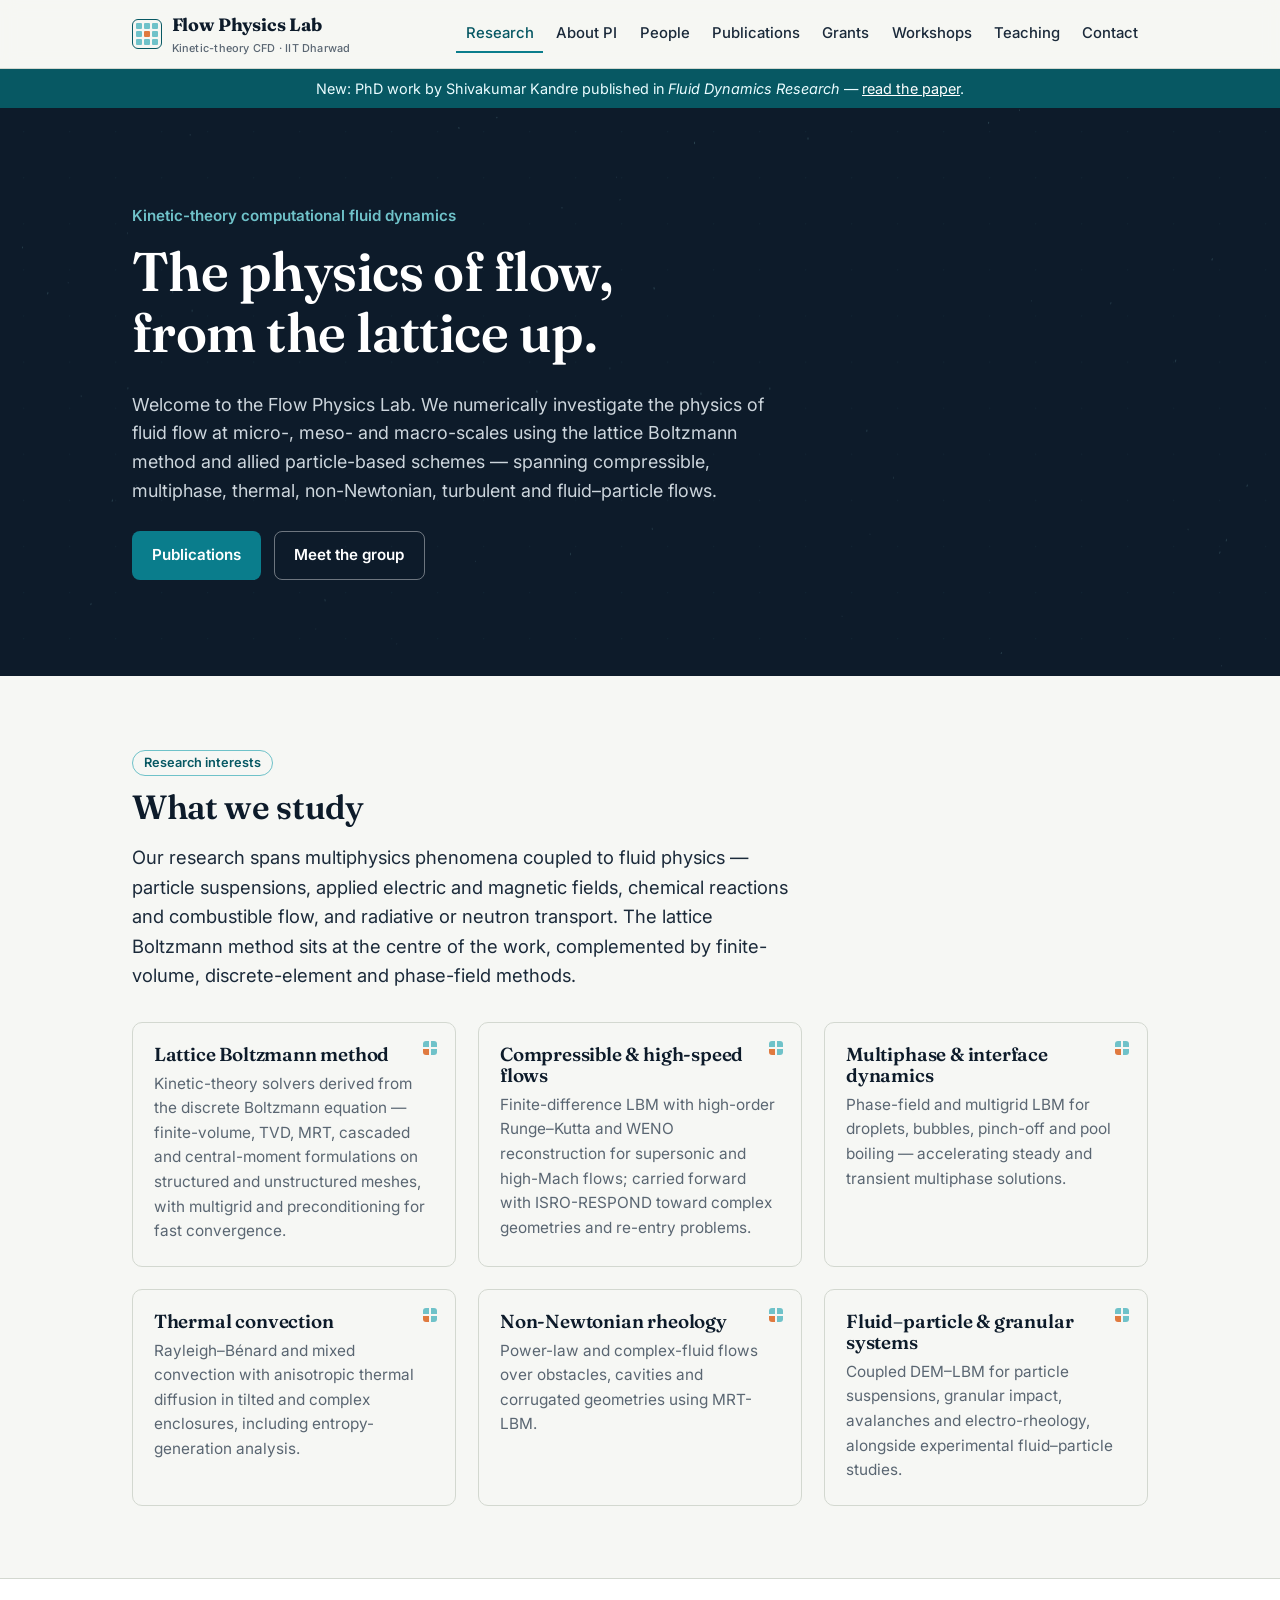
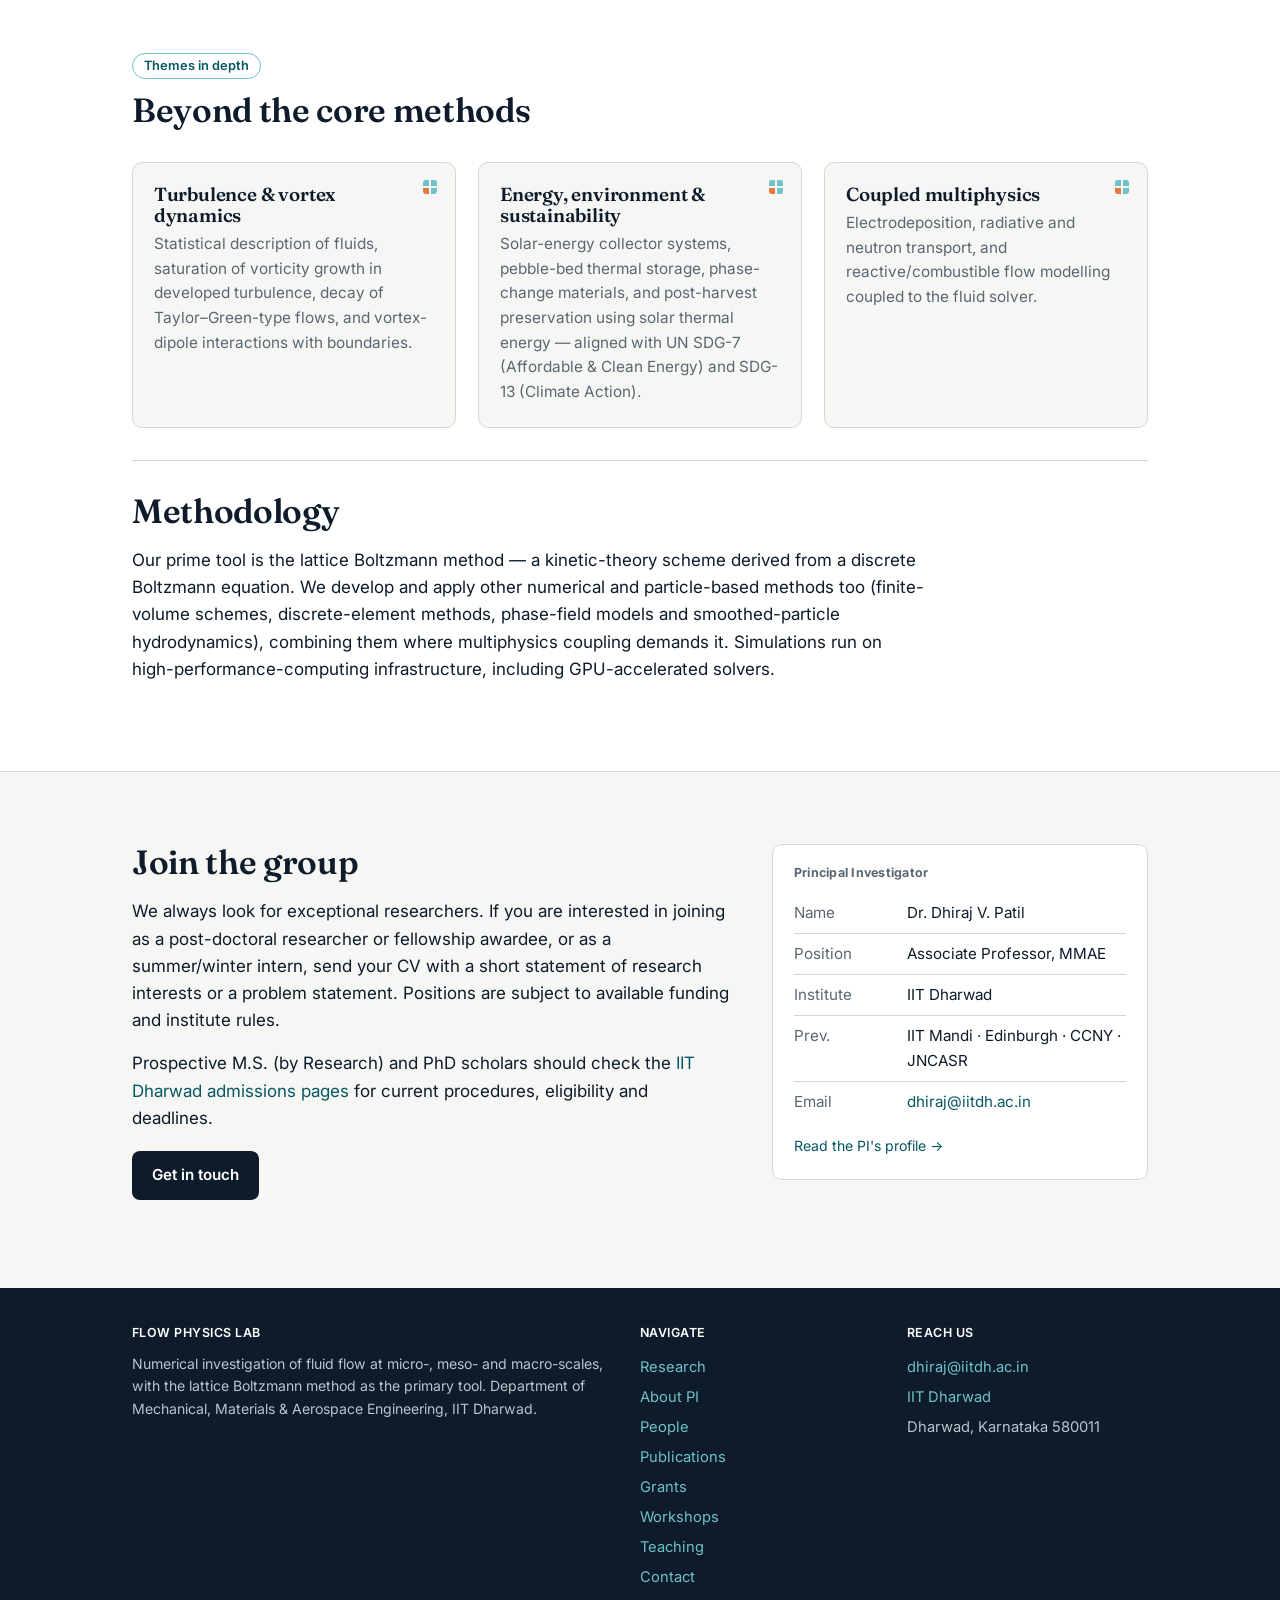
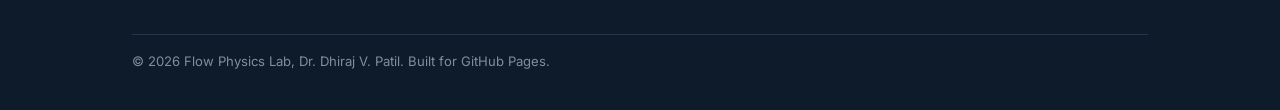
<file: index.html>
<!DOCTYPE html>
<html lang="en">
<head>
<meta charset="utf-8">
<meta name="viewport" content="width=device-width, initial-scale=1">
<title>Flow Physics Lab — Research | Dr. Dhiraj V. Patil, IIT Dharwad</title>
<meta name="description" content="Research group of Dr. Dhiraj V. Patil at IIT Dharwad: lattice Boltzmann methods and CFD for compressible, multiphase, thermal, non-Newtonian and turbulent flows.">
<link rel="preconnect" href="https://fonts.googleapis.com">
<link rel="preconnect" href="https://fonts.gstatic.com" crossorigin>
<link href="https://fonts.googleapis.com/css2?family=Fraunces:opsz,wght@9..144,500;9..144,600;9..144,700&family=Inter:wght@400;500;600;700&display=swap" rel="stylesheet">
<link rel="stylesheet" href="assets/css/style.css">
</head>
<body>
<a class="skip" href="#main">Skip to content</a>
<header class="site-header">
  <div class="nav">
    <a class="brand" href="index.html">
      <span class="glyph" aria-hidden="true"><i></i><i></i><i></i><i></i><i></i><i></i><i></i><i></i><i></i></span>
      <span class="brand-text">Flow Physics Lab<small>Kinetic-theory CFD · IIT Dharwad</small></span>
    </a>
    <button class="nav-toggle" aria-expanded="false" aria-controls="nav-links">Menu</button>
    <nav class="nav-links" id="nav-links" aria-label="Primary">
          <a href="index.html" aria-current="page">Research</a>
          <a href="about.html">About PI</a>
          <a href="people.html">People</a>
          <a href="publications.html">Publications</a>
          <a href="grants.html">Grants</a>
          <a href="workshops.html">Workshops</a>
          <a href="teaching.html">Teaching</a>
          <a href="contact.html">Contact</a>
    </nav>
  </div>
</header>
<main id="main">
<div class="notice">New: PhD work by Shivakumar Kandre published in <em>Fluid Dynamics Research</em> — <a href="https://doi.org/10.1088/1873-7005/ad1dc0" target="_blank" rel="noopener">read the paper</a>.</div>

<section class="hero">
  <canvas id="flow-canvas" aria-hidden="true"></canvas>
  <div class="container">
    <p class="eyebrow">Kinetic-theory computational fluid dynamics</p>
    <h1>The physics of flow, from the lattice up.</h1>
    <p class="lead">Welcome to the Flow Physics Lab. We numerically investigate the physics of fluid flow at micro-, meso- and macro-scales using the lattice Boltzmann method and allied particle-based schemes — spanning compressible, multiphase, thermal, non-Newtonian, turbulent and fluid–particle flows.</p>
    <div class="cta-row">
      <a class="btn btn-primary" href="publications.html">Publications</a>
      <a class="btn btn-ghost" href="people.html">Meet the group</a>
    </div>
  </div>
</section>

<section class="section">
  <div class="container">
    <div class="section-head">
      <span class="kicker">Research interests</span>
      <h2>What we study</h2>
      <p class="lede">Our research spans multiphysics phenomena coupled to fluid physics — particle suspensions, applied electric and magnetic fields, chemical reactions and combustible flow, and radiative or neutron transport. The lattice Boltzmann method sits at the centre of the work, complemented by finite-volume, discrete-element and phase-field methods.</p>
    </div>
    <div class="grid cols-3">
      <article class="theme"><h3>Lattice Boltzmann method</h3><p>Kinetic-theory solvers derived from the discrete Boltzmann equation — finite-volume, TVD, MRT, cascaded and central-moment formulations on structured and unstructured meshes, with multigrid and preconditioning for fast convergence.</p></article>
      <article class="theme"><h3>Compressible &amp; high-speed flows</h3><p>Finite-difference LBM with high-order Runge–Kutta and WENO reconstruction for supersonic and high-Mach flows; carried forward with ISRO-RESPOND toward complex geometries and re-entry problems.</p></article>
      <article class="theme"><h3>Multiphase &amp; interface dynamics</h3><p>Phase-field and multigrid LBM for droplets, bubbles, pinch-off and pool boiling — accelerating steady and transient multiphase solutions.</p></article>
      <article class="theme"><h3>Thermal convection</h3><p>Rayleigh–Bénard and mixed convection with anisotropic thermal diffusion in tilted and complex enclosures, including entropy-generation analysis.</p></article>
      <article class="theme"><h3>Non-Newtonian rheology</h3><p>Power-law and complex-fluid flows over obstacles, cavities and corrugated geometries using MRT-LBM.</p></article>
      <article class="theme"><h3>Fluid–particle &amp; granular systems</h3><p>Coupled DEM–LBM for particle suspensions, granular impact, avalanches and electro-rheology, alongside experimental fluid–particle studies.</p></article>
    </div>
  </div>
</section>

<section class="section alt">
  <div class="container">
    <div class="section-head">
      <span class="kicker">Themes in depth</span>
      <h2>Beyond the core methods</h2>
    </div>
    <div class="grid cols-3">
      <article class="theme"><h3>Turbulence &amp; vortex dynamics</h3><p>Statistical description of fluids, saturation of vorticity growth in developed turbulence, decay of Taylor–Green-type flows, and vortex-dipole interactions with boundaries.</p></article>
      <article class="theme"><h3>Energy, environment &amp; sustainability</h3><p>Solar-energy collector systems, pebble-bed thermal storage, phase-change materials, and post-harvest preservation using solar thermal energy — aligned with UN SDG-7 (Affordable &amp; Clean Energy) and SDG-13 (Climate Action).</p></article>
      <article class="theme"><h3>Coupled multiphysics</h3><p>Electrodeposition, radiative and neutron transport, and reactive/combustible flow modelling coupled to the fluid solver.</p></article>
    </div>
    <hr class="rule">
    <h2>Methodology</h2>
    <p>Our prime tool is the lattice Boltzmann method — a kinetic-theory scheme derived from a discrete Boltzmann equation. We develop and apply other numerical and particle-based methods too (finite-volume schemes, discrete-element methods, phase-field models and smoothed-particle hydrodynamics), combining them where multiphysics coupling demands it. Simulations run on high-performance-computing infrastructure, including GPU-accelerated solvers.</p>
  </div>
</section>

<section class="section">
  <div class="container split">
    <div>
      <h2>Join the group</h2>
      <p>We always look for exceptional researchers. If you are interested in joining as a post-doctoral researcher or fellowship awardee, or as a summer/winter intern, send your CV with a short statement of research interests or a problem statement. Positions are subject to available funding and institute rules.</p>
      <p>Prospective M.S. (by Research) and PhD scholars should check the <a href="https://www.iitdh.ac.in/" target="_blank" rel="noopener">IIT Dharwad admissions pages</a> for current procedures, eligibility and deadlines.</p>
      <p style="margin-top:1.2rem"><a class="btn btn-dark" href="contact.html">Get in touch</a></p>
    </div>
    <aside class="card-side">
      <h3>Principal Investigator</h3>
      <div class="fact"><span class="k">Name</span><span>Dr. Dhiraj V. Patil</span></div>
      <div class="fact"><span class="k">Position</span><span>Associate Professor, MMAE</span></div>
      <div class="fact"><span class="k">Institute</span><span>IIT Dharwad</span></div>
      <div class="fact"><span class="k">Prev.</span><span>IIT Mandi · Edinburgh · CCNY · JNCASR</span></div>
      <div class="fact"><span class="k">Email</span><span><a href="mailto:dhiraj@iitdh.ac.in">dhiraj@iitdh.ac.in</a></span></div>
      <p class="small" style="margin:.8rem 0 0"><a href="about.html">Read the PI's profile →</a></p>
    </aside>
  </div>
</section>
</main>
<footer class="site-footer">
  <div class="container">
    <div>
      <h4>Flow Physics Lab</h4>
      <p class="small" style="color:#b9c4cc">Numerical investigation of fluid flow at micro-, meso- and macro-scales, with the lattice Boltzmann method as the primary tool. Department of Mechanical, Materials &amp; Aerospace Engineering, IIT Dharwad.</p>
    </div>
    <div>
      <h4>Navigate</h4>
      <ul>
        <li><a href="index.html">Research</a></li>
        <li><a href="about.html">About PI</a></li>
        <li><a href="people.html">People</a></li>
        <li><a href="publications.html">Publications</a></li>
        <li><a href="grants.html">Grants</a></li>
        <li><a href="workshops.html">Workshops</a></li>
        <li><a href="teaching.html">Teaching</a></li>
        <li><a href="contact.html">Contact</a></li>
      </ul>
    </div>
    <div>
      <h4>Reach us</h4>
      <ul>
        <li><a href="mailto:dhiraj@iitdh.ac.in">dhiraj@iitdh.ac.in</a></li>
        <li><a href="https://www.iitdh.ac.in/" target="_blank" rel="noopener">IIT Dharwad</a></li>
        <li>Dharwad, Karnataka 580011</li>
      </ul>
    </div>
    <div class="fine">
      © <span id="yr"></span> Flow Physics Lab, Dr. Dhiraj V. Patil. Built for GitHub Pages.
      <script>document.getElementById("yr").textContent=new Date().getFullYear();</script>
    </div>
  </div>
</footer>
<script src="assets/js/site.js"></script>
</body>
</html>
</file>
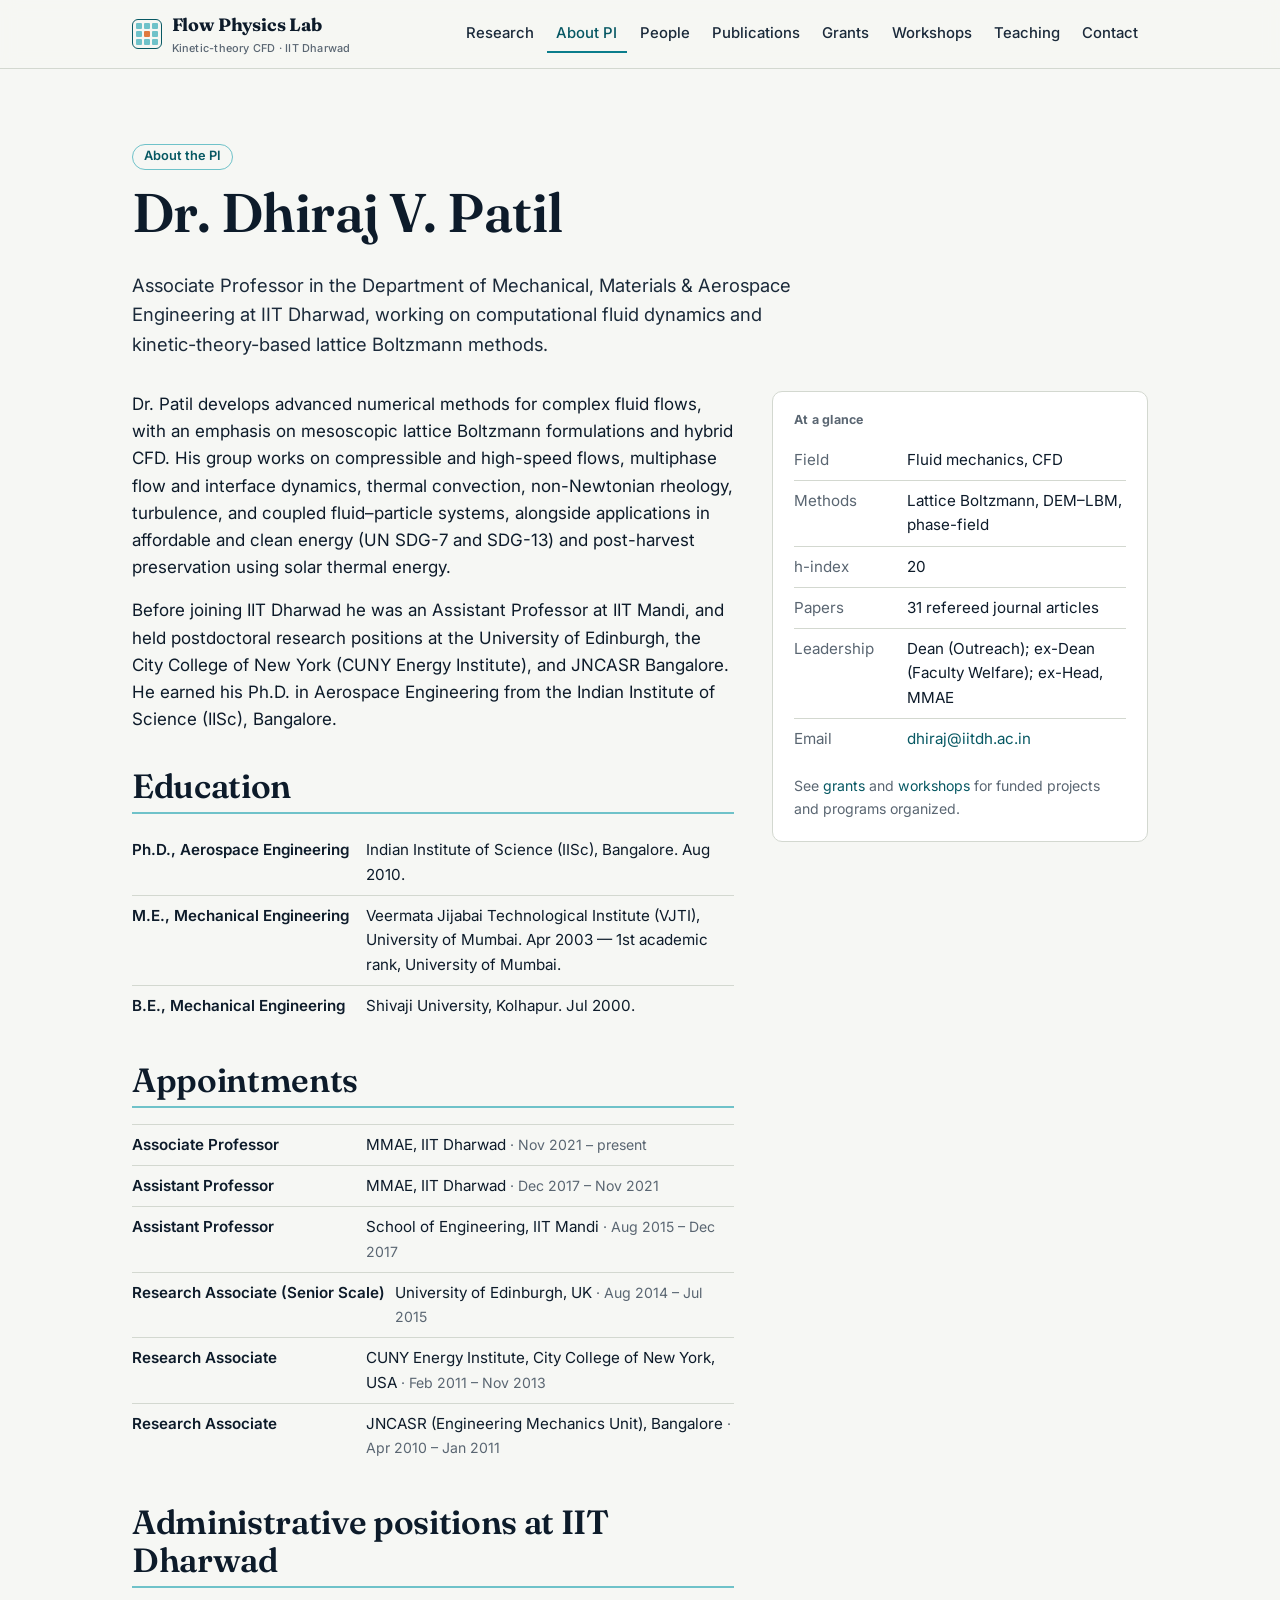
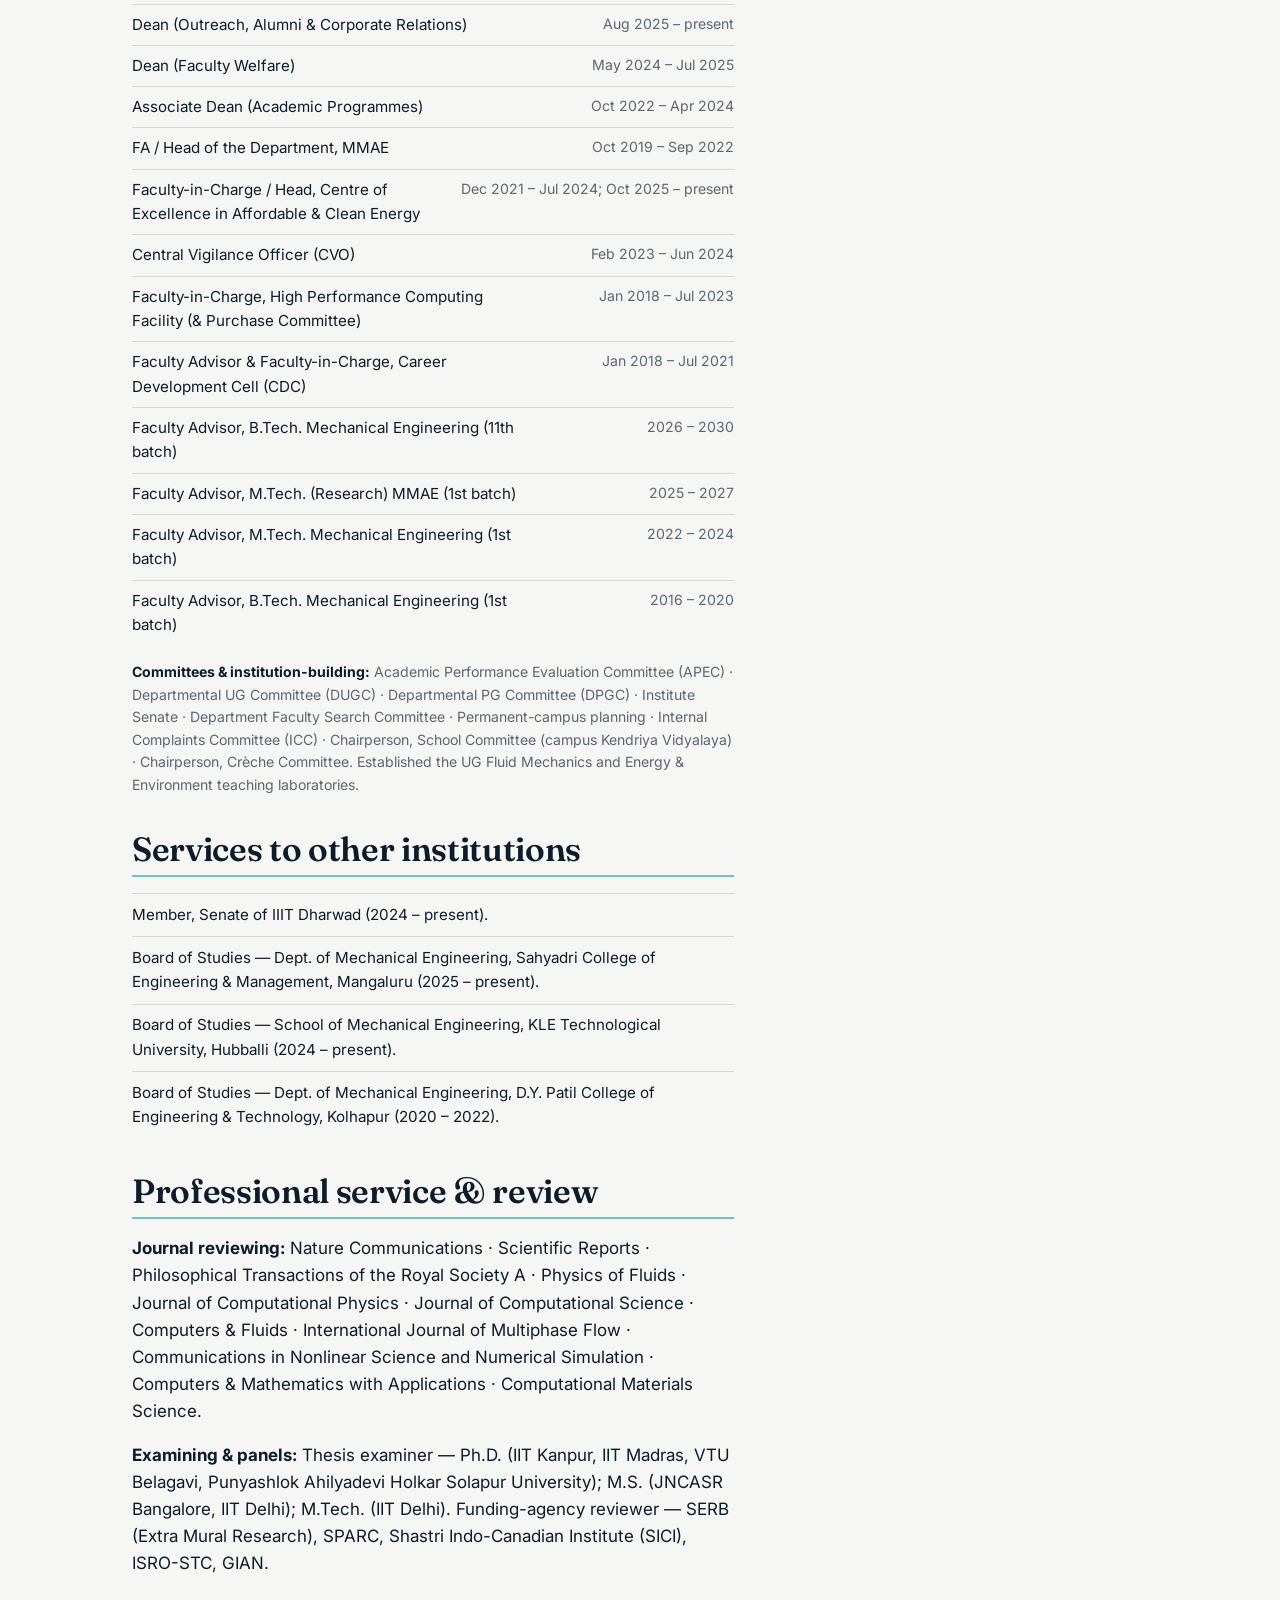
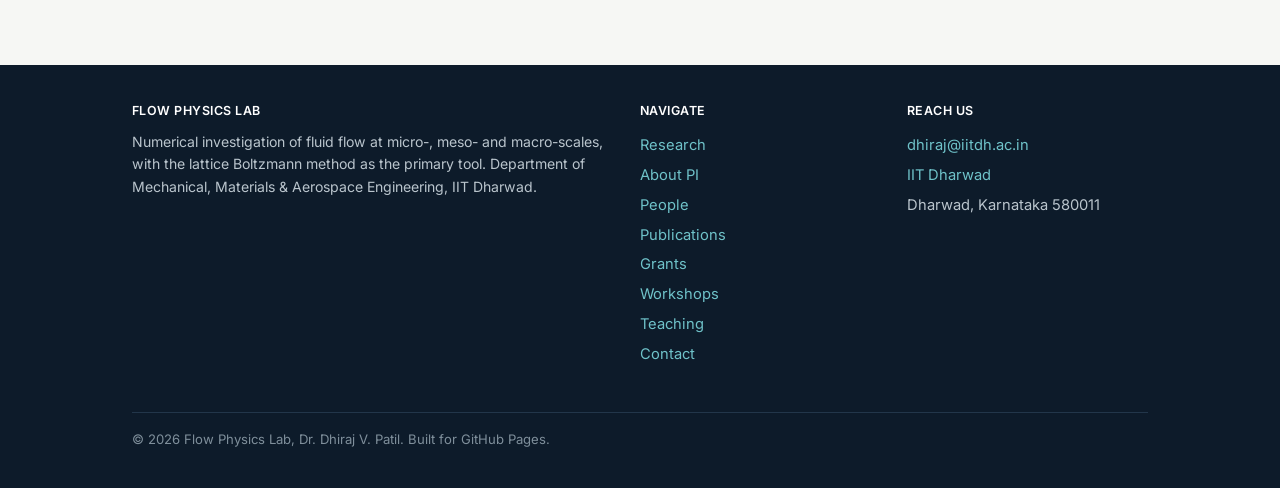
<file: about.html>
<!DOCTYPE html>
<html lang="en">
<head>
<meta charset="utf-8">
<meta name="viewport" content="width=device-width, initial-scale=1">
<title>About the PI — Dr. Dhiraj V. Patil</title>
<meta name="description" content="Dr. Dhiraj V. Patil, Associate Professor of Mechanical, Materials &amp; Aerospace Engineering at IIT Dharwad — biography, education, appointments, administrative positions and professional service.">
<link rel="preconnect" href="https://fonts.googleapis.com">
<link rel="preconnect" href="https://fonts.gstatic.com" crossorigin>
<link href="https://fonts.googleapis.com/css2?family=Fraunces:opsz,wght@9..144,500;9..144,600;9..144,700&family=Inter:wght@400;500;600;700&display=swap" rel="stylesheet">
<link rel="stylesheet" href="assets/css/style.css">
</head>
<body>
<a class="skip" href="#main">Skip to content</a>
<header class="site-header">
  <div class="nav">
    <a class="brand" href="index.html">
      <span class="glyph" aria-hidden="true"><i></i><i></i><i></i><i></i><i></i><i></i><i></i><i></i><i></i></span>
      <span class="brand-text">Flow Physics Lab<small>Kinetic-theory CFD · IIT Dharwad</small></span>
    </a>
    <button class="nav-toggle" aria-expanded="false" aria-controls="nav-links">Menu</button>
    <nav class="nav-links" id="nav-links" aria-label="Primary">
          <a href="index.html">Research</a>
          <a href="about.html" aria-current="page">About PI</a>
          <a href="people.html">People</a>
          <a href="publications.html">Publications</a>
          <a href="grants.html">Grants</a>
          <a href="workshops.html">Workshops</a>
          <a href="teaching.html">Teaching</a>
          <a href="contact.html">Contact</a>
    </nav>
  </div>
</header>
<main id="main">
<section class="section">
  <div class="container">
    <div class="section-head">
      <span class="kicker">About the PI</span>
      <h1>Dr. Dhiraj V. Patil</h1>
      <p class="lede">Associate Professor in the Department of Mechanical, Materials &amp; Aerospace Engineering at IIT Dharwad, working on computational fluid dynamics and kinetic-theory-based lattice Boltzmann methods.</p>
    </div>
    <div class="split">
      <div>
        <p>Dr. Patil develops advanced numerical methods for complex fluid flows, with an emphasis on mesoscopic lattice Boltzmann formulations and hybrid CFD. His group works on compressible and high-speed flows, multiphase flow and interface dynamics, thermal convection, non-Newtonian rheology, turbulence, and coupled fluid–particle systems, alongside applications in affordable and clean energy (UN SDG-7 and SDG-13) and post-harvest preservation using solar thermal energy.</p>
        <p>Before joining IIT Dharwad he was an Assistant Professor at IIT Mandi, and held postdoctoral research positions at the University of Edinburgh, the City College of New York (CUNY Energy Institute), and JNCASR Bangalore. He earned his Ph.D. in Aerospace Engineering from the Indian Institute of Science (IISc), Bangalore.</p>

        <h2 class="subhead">Education</h2>
        <div class="fact"><span class="k" style="min-width:14rem;font-weight:600;color:var(--ink)">Ph.D., Aerospace Engineering</span><span>Indian Institute of Science (IISc), Bangalore. Aug 2010.</span></div>
        <div class="fact"><span class="k" style="min-width:14rem;font-weight:600;color:var(--ink)">M.E., Mechanical Engineering</span><span>Veermata Jijabai Technological Institute (VJTI), University of Mumbai. Apr 2003 — 1st academic rank, University of Mumbai.</span></div>
        <div class="fact"><span class="k" style="min-width:14rem;font-weight:600;color:var(--ink)">B.E., Mechanical Engineering</span><span>Shivaji University, Kolhapur. Jul 2000.</span></div>

        <h2 class="subhead">Appointments</h2>
        <div class="fact"><span class="k" style="min-width:14rem;font-weight:600;color:var(--ink)">Associate Professor</span><span>MMAE, IIT Dharwad <span class="small">· Nov 2021 – present</span></span></div>
        <div class="fact"><span class="k" style="min-width:14rem;font-weight:600;color:var(--ink)">Assistant Professor</span><span>MMAE, IIT Dharwad <span class="small">· Dec 2017 – Nov 2021</span></span></div>
        <div class="fact"><span class="k" style="min-width:14rem;font-weight:600;color:var(--ink)">Assistant Professor</span><span>School of Engineering, IIT Mandi <span class="small">· Aug 2015 – Dec 2017</span></span></div>
        <div class="fact"><span class="k" style="min-width:14rem;font-weight:600;color:var(--ink)">Research Associate (Senior Scale)</span><span>University of Edinburgh, UK <span class="small">· Aug 2014 – Jul 2015</span></span></div>
        <div class="fact"><span class="k" style="min-width:14rem;font-weight:600;color:var(--ink)">Research Associate</span><span>CUNY Energy Institute, City College of New York, USA <span class="small">· Feb 2011 – Nov 2013</span></span></div>
        <div class="fact"><span class="k" style="min-width:14rem;font-weight:600;color:var(--ink)">Research Associate</span><span>JNCASR (Engineering Mechanics Unit), Bangalore <span class="small">· Apr 2010 – Jan 2011</span></span></div>

        <h2 class="subhead">Administrative positions at IIT Dharwad</h2>
        <div class="fact"><span style="flex:1">Dean (Outreach, Alumni &amp; Corporate Relations)</span><span class="small" style="flex:none;color:var(--muted);min-width:12.5rem;text-align:right">Aug 2025 – present</span></div>
        <div class="fact"><span style="flex:1">Dean (Faculty Welfare)</span><span class="small" style="flex:none;color:var(--muted);min-width:12.5rem;text-align:right">May 2024 – Jul 2025</span></div>
        <div class="fact"><span style="flex:1">Associate Dean (Academic Programmes)</span><span class="small" style="flex:none;color:var(--muted);min-width:12.5rem;text-align:right">Oct 2022 – Apr 2024</span></div>
        <div class="fact"><span style="flex:1">FA / Head of the Department, MMAE</span><span class="small" style="flex:none;color:var(--muted);min-width:12.5rem;text-align:right">Oct 2019 – Sep 2022</span></div>
        <div class="fact"><span style="flex:1">Faculty-in-Charge / Head, Centre of Excellence in Affordable &amp; Clean Energy</span><span class="small" style="flex:none;color:var(--muted);min-width:12.5rem;text-align:right">Dec 2021 – Jul 2024; Oct 2025 – present</span></div>
        <div class="fact"><span style="flex:1">Central Vigilance Officer (CVO)</span><span class="small" style="flex:none;color:var(--muted);min-width:12.5rem;text-align:right">Feb 2023 – Jun 2024</span></div>
        <div class="fact"><span style="flex:1">Faculty-in-Charge, High Performance Computing Facility (&amp; Purchase Committee)</span><span class="small" style="flex:none;color:var(--muted);min-width:12.5rem;text-align:right">Jan 2018 – Jul 2023</span></div>
        <div class="fact"><span style="flex:1">Faculty Advisor &amp; Faculty-in-Charge, Career Development Cell (CDC)</span><span class="small" style="flex:none;color:var(--muted);min-width:12.5rem;text-align:right">Jan 2018 – Jul 2021</span></div>
        <div class="fact"><span style="flex:1">Faculty Advisor, B.Tech. Mechanical Engineering (11th batch)</span><span class="small" style="flex:none;color:var(--muted);min-width:12.5rem;text-align:right">2026 – 2030</span></div>
        <div class="fact"><span style="flex:1">Faculty Advisor, M.Tech. (Research) MMAE (1st batch)</span><span class="small" style="flex:none;color:var(--muted);min-width:12.5rem;text-align:right">2025 – 2027</span></div>
        <div class="fact"><span style="flex:1">Faculty Advisor, M.Tech. Mechanical Engineering (1st batch)</span><span class="small" style="flex:none;color:var(--muted);min-width:12.5rem;text-align:right">2022 – 2024</span></div>
        <div class="fact"><span style="flex:1">Faculty Advisor, B.Tech. Mechanical Engineering (1st batch)</span><span class="small" style="flex:none;color:var(--muted);min-width:12.5rem;text-align:right">2016 – 2020</span></div>
        <p class="small" style="margin-top:1rem"><strong style="color:var(--ink)">Committees &amp; institution-building:</strong> Academic Performance Evaluation Committee (APEC) · Departmental UG Committee (DUGC) · Departmental PG Committee (DPGC) · Institute Senate · Department Faculty Search Committee · Permanent-campus planning · Internal Complaints Committee (ICC) · Chairperson, School Committee (campus Kendriya Vidyalaya) · Chairperson, Crèche Committee. Established the UG Fluid Mechanics and Energy &amp; Environment teaching laboratories.</p>

        <h2 class="subhead">Services to other institutions</h2>
        <ul class="course-list" style="grid-template-columns:1fr">
          <li>Member, Senate of IIIT Dharwad (2024 – present).</li>
          <li>Board of Studies — Dept. of Mechanical Engineering, Sahyadri College of Engineering &amp; Management, Mangaluru (2025 – present).</li>
          <li>Board of Studies — School of Mechanical Engineering, KLE Technological University, Hubballi (2024 – present).</li>
          <li>Board of Studies — Dept. of Mechanical Engineering, D.Y. Patil College of Engineering &amp; Technology, Kolhapur (2020 – 2022).</li>
        </ul>

        <h2 class="subhead">Professional service &amp; review</h2>
        <p><strong style="color:var(--ink)">Journal reviewing:</strong> Nature Communications · Scientific Reports · Philosophical Transactions of the Royal Society A · Physics of Fluids · Journal of Computational Physics · Journal of Computational Science · Computers &amp; Fluids · International Journal of Multiphase Flow · Communications in Nonlinear Science and Numerical Simulation · Computers &amp; Mathematics with Applications · Computational Materials Science.</p>
        <p><strong style="color:var(--ink)">Examining &amp; panels:</strong> Thesis examiner — Ph.D. (IIT Kanpur, IIT Madras, VTU Belagavi, Punyashlok Ahilyadevi Holkar Solapur University); M.S. (JNCASR Bangalore, IIT Delhi); M.Tech. (IIT Delhi). Funding-agency reviewer — SERB (Extra Mural Research), SPARC, Shastri Indo-Canadian Institute (SICI), ISRO-STC, GIAN.</p>
      </div>
      <aside class="card-side">
        <h3>At a glance</h3>
        <div class="fact"><span class="k">Field</span><span>Fluid mechanics, CFD</span></div>
        <div class="fact"><span class="k">Methods</span><span>Lattice Boltzmann, DEM–LBM, phase-field</span></div>
        <div class="fact"><span class="k">h-index</span><span>20</span></div>
        <div class="fact"><span class="k">Papers</span><span>31 refereed journal articles</span></div>
        <div class="fact"><span class="k">Leadership</span><span>Dean (Outreach); ex-Dean (Faculty Welfare); ex-Head, MMAE</span></div>
        <div class="fact"><span class="k">Email</span><span><a href="mailto:dhiraj@iitdh.ac.in">dhiraj@iitdh.ac.in</a></span></div>
        <p class="small" style="margin-top:1rem;margin-bottom:0">See <a href="grants.html">grants</a> and <a href="workshops.html">workshops</a> for funded projects and programs organized.</p>
      </aside>
    </div>
  </div>
</section>
</main>
<footer class="site-footer">
  <div class="container">
    <div>
      <h4>Flow Physics Lab</h4>
      <p class="small" style="color:#b9c4cc">Numerical investigation of fluid flow at micro-, meso- and macro-scales, with the lattice Boltzmann method as the primary tool. Department of Mechanical, Materials &amp; Aerospace Engineering, IIT Dharwad.</p>
    </div>
    <div>
      <h4>Navigate</h4>
      <ul>
        <li><a href="index.html">Research</a></li>
        <li><a href="about.html">About PI</a></li>
        <li><a href="people.html">People</a></li>
        <li><a href="publications.html">Publications</a></li>
        <li><a href="grants.html">Grants</a></li>
        <li><a href="workshops.html">Workshops</a></li>
        <li><a href="teaching.html">Teaching</a></li>
        <li><a href="contact.html">Contact</a></li>
      </ul>
    </div>
    <div>
      <h4>Reach us</h4>
      <ul>
        <li><a href="mailto:dhiraj@iitdh.ac.in">dhiraj@iitdh.ac.in</a></li>
        <li><a href="https://www.iitdh.ac.in/" target="_blank" rel="noopener">IIT Dharwad</a></li>
        <li>Dharwad, Karnataka 580011</li>
      </ul>
    </div>
    <div class="fine">
      © <span id="yr"></span> Flow Physics Lab, Dr. Dhiraj V. Patil. Built for GitHub Pages.
      <script>document.getElementById("yr").textContent=new Date().getFullYear();</script>
    </div>
  </div>
</footer>
<script src="assets/js/site.js"></script>
</body>
</html>
</file>
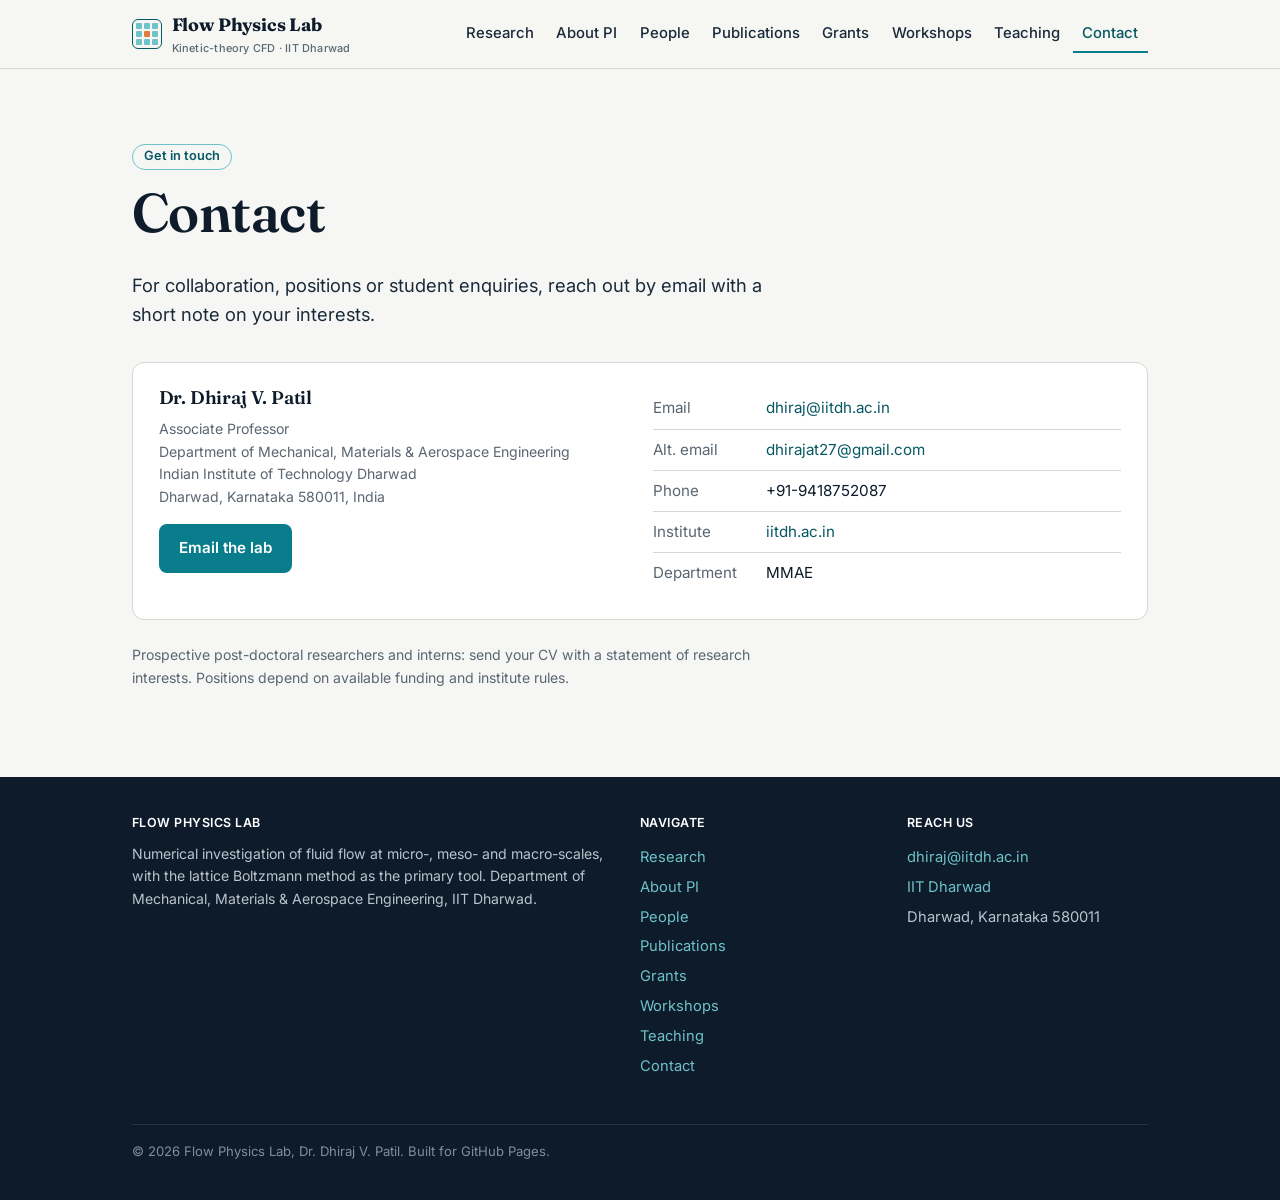
<file: contact.html>
<!DOCTYPE html>
<html lang="en">
<head>
<meta charset="utf-8">
<meta name="viewport" content="width=device-width, initial-scale=1">
<title>Contact — Flow Physics Lab</title>
<meta name="description" content="Contact the Flow Physics Lab, Dr. Dhiraj V. Patil, Department of Mechanical, Materials &amp; Aerospace Engineering, IIT Dharwad.">
<link rel="preconnect" href="https://fonts.googleapis.com">
<link rel="preconnect" href="https://fonts.gstatic.com" crossorigin>
<link href="https://fonts.googleapis.com/css2?family=Fraunces:opsz,wght@9..144,500;9..144,600;9..144,700&family=Inter:wght@400;500;600;700&display=swap" rel="stylesheet">
<link rel="stylesheet" href="assets/css/style.css">
</head>
<body>
<a class="skip" href="#main">Skip to content</a>
<header class="site-header">
  <div class="nav">
    <a class="brand" href="index.html">
      <span class="glyph" aria-hidden="true"><i></i><i></i><i></i><i></i><i></i><i></i><i></i><i></i><i></i></span>
      <span class="brand-text">Flow Physics Lab<small>Kinetic-theory CFD · IIT Dharwad</small></span>
    </a>
    <button class="nav-toggle" aria-expanded="false" aria-controls="nav-links">Menu</button>
    <nav class="nav-links" id="nav-links" aria-label="Primary">
          <a href="index.html">Research</a>
          <a href="about.html">About PI</a>
          <a href="people.html">People</a>
          <a href="publications.html">Publications</a>
          <a href="grants.html">Grants</a>
          <a href="workshops.html">Workshops</a>
          <a href="teaching.html">Teaching</a>
          <a href="contact.html" aria-current="page">Contact</a>
    </nav>
  </div>
</header>
<main id="main">
<section class="section">
  <div class="container">
    <div class="section-head">
      <span class="kicker">Get in touch</span>
      <h1>Contact</h1>
      <p class="lede">For collaboration, positions or student enquiries, reach out by email with a short note on your interests.</p>
    </div>
    <div class="contact-card">
      <div>
        <h3 style="font-family:Fraunces,serif;font-size:1.15rem">Dr. Dhiraj V. Patil</h3>
        <p class="small">Associate Professor<br>Department of Mechanical, Materials &amp; Aerospace Engineering<br>Indian Institute of Technology Dharwad<br>Dharwad, Karnataka 580011, India</p>
        <p><a class="btn btn-primary" href="mailto:dhiraj@iitdh.ac.in">Email the lab</a></p>
      </div>
      <div>
        <div class="fact"><span class="k">Email</span><span><a href="mailto:dhiraj@iitdh.ac.in">dhiraj@iitdh.ac.in</a></span></div>
        <div class="fact"><span class="k">Alt. email</span><span><a href="mailto:dhirajat27@gmail.com">dhirajat27@gmail.com</a></span></div>
        <div class="fact"><span class="k">Phone</span><span>+91-9418752087</span></div>
        <div class="fact"><span class="k">Institute</span><span><a href="https://www.iitdh.ac.in/" target="_blank" rel="noopener">iitdh.ac.in</a></span></div>
        <div class="fact"><span class="k">Department</span><span>MMAE</span></div>
      </div>
    </div>
    <p class="small" style="margin-top:1.5rem">Prospective post-doctoral researchers and interns: send your CV with a statement of research interests. Positions depend on available funding and institute rules.</p>
  </div>
</section>
</main>
<footer class="site-footer">
  <div class="container">
    <div>
      <h4>Flow Physics Lab</h4>
      <p class="small" style="color:#b9c4cc">Numerical investigation of fluid flow at micro-, meso- and macro-scales, with the lattice Boltzmann method as the primary tool. Department of Mechanical, Materials &amp; Aerospace Engineering, IIT Dharwad.</p>
    </div>
    <div>
      <h4>Navigate</h4>
      <ul>
        <li><a href="index.html">Research</a></li>
        <li><a href="about.html">About PI</a></li>
        <li><a href="people.html">People</a></li>
        <li><a href="publications.html">Publications</a></li>
        <li><a href="grants.html">Grants</a></li>
        <li><a href="workshops.html">Workshops</a></li>
        <li><a href="teaching.html">Teaching</a></li>
        <li><a href="contact.html">Contact</a></li>
      </ul>
    </div>
    <div>
      <h4>Reach us</h4>
      <ul>
        <li><a href="mailto:dhiraj@iitdh.ac.in">dhiraj@iitdh.ac.in</a></li>
        <li><a href="https://www.iitdh.ac.in/" target="_blank" rel="noopener">IIT Dharwad</a></li>
        <li>Dharwad, Karnataka 580011</li>
      </ul>
    </div>
    <div class="fine">
      © <span id="yr"></span> Flow Physics Lab, Dr. Dhiraj V. Patil. Built for GitHub Pages.
      <script>document.getElementById("yr").textContent=new Date().getFullYear();</script>
    </div>
  </div>
</footer>
<script src="assets/js/site.js"></script>
</body>
</html>
</file>
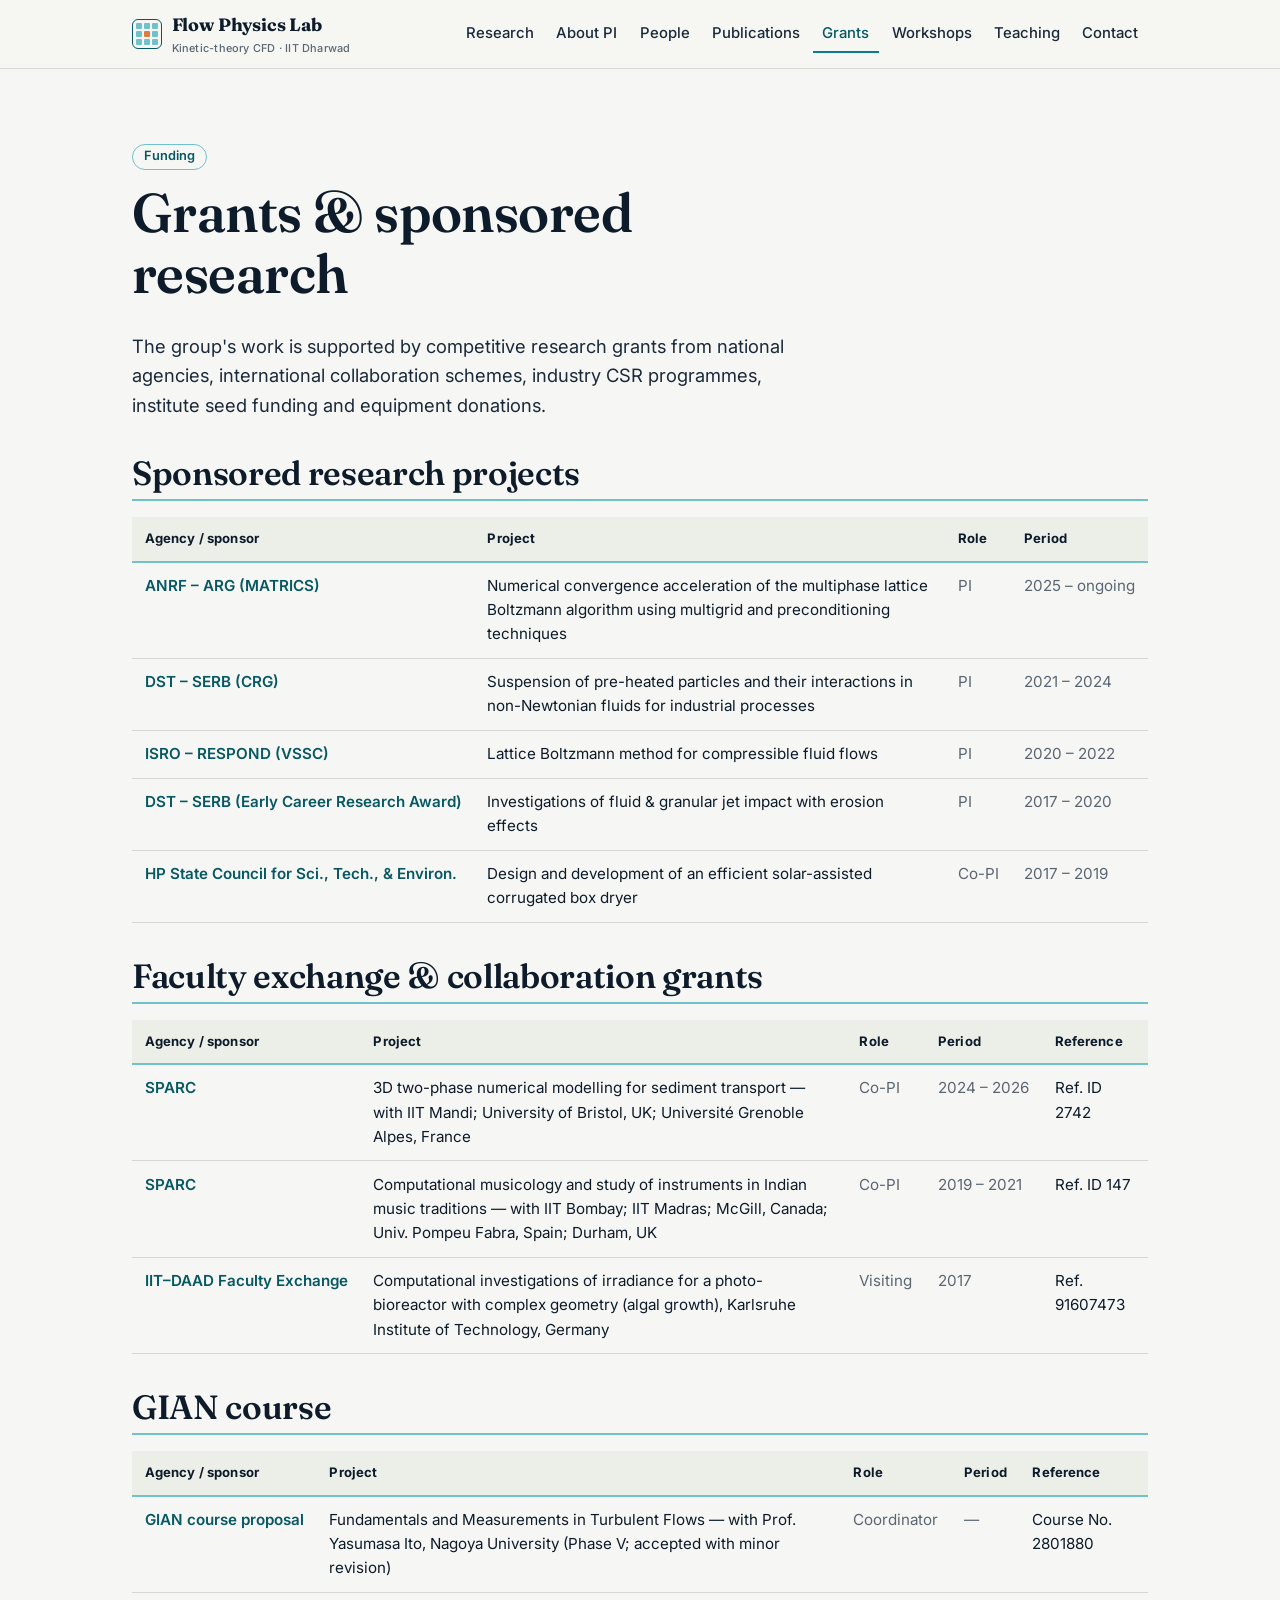
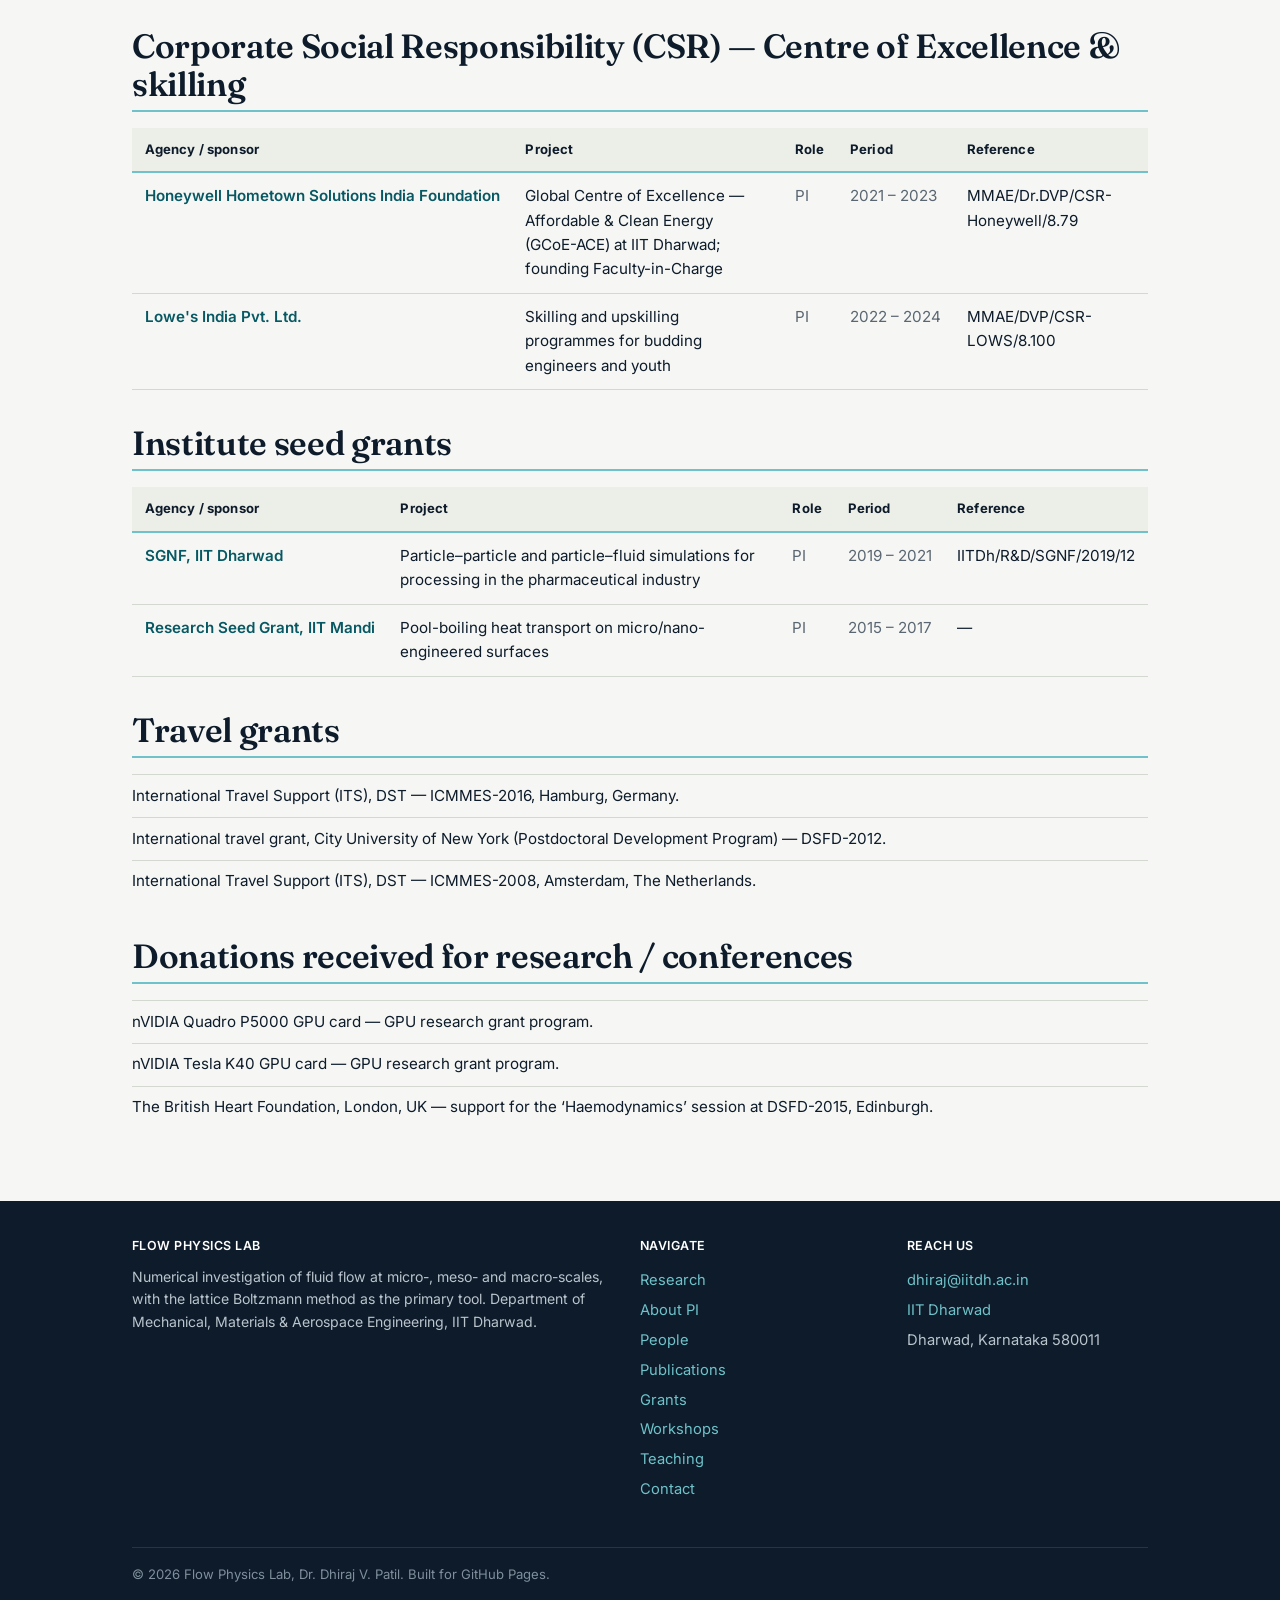
<file: grants.html>
<!DOCTYPE html>
<html lang="en">
<head>
<meta charset="utf-8">
<meta name="viewport" content="width=device-width, initial-scale=1">
<title>Grants &amp; Sponsored Research — Flow Physics Lab</title>
<meta name="description" content="Sponsored research projects, collaboration grants, GIAN course, CSR-funded Centre of Excellence, seed grants, travel grants and donations of Dr. Dhiraj V. Patil's Flow Physics Lab.">
<link rel="preconnect" href="https://fonts.googleapis.com">
<link rel="preconnect" href="https://fonts.gstatic.com" crossorigin>
<link href="https://fonts.googleapis.com/css2?family=Fraunces:opsz,wght@9..144,500;9..144,600;9..144,700&family=Inter:wght@400;500;600;700&display=swap" rel="stylesheet">
<link rel="stylesheet" href="assets/css/style.css">
</head>
<body>
<a class="skip" href="#main">Skip to content</a>
<header class="site-header">
  <div class="nav">
    <a class="brand" href="index.html">
      <span class="glyph" aria-hidden="true"><i></i><i></i><i></i><i></i><i></i><i></i><i></i><i></i><i></i></span>
      <span class="brand-text">Flow Physics Lab<small>Kinetic-theory CFD · IIT Dharwad</small></span>
    </a>
    <button class="nav-toggle" aria-expanded="false" aria-controls="nav-links">Menu</button>
    <nav class="nav-links" id="nav-links" aria-label="Primary">
          <a href="index.html">Research</a>
          <a href="about.html">About PI</a>
          <a href="people.html">People</a>
          <a href="publications.html">Publications</a>
          <a href="grants.html" aria-current="page">Grants</a>
          <a href="workshops.html">Workshops</a>
          <a href="teaching.html">Teaching</a>
          <a href="contact.html">Contact</a>
    </nav>
  </div>
</header>
<main id="main">
<section class="section">
  <div class="container">
    <div class="section-head">
      <span class="kicker">Funding</span>
      <h1>Grants &amp; sponsored research</h1>
      <p class="lede">The group's work is supported by competitive research grants from national agencies, international collaboration schemes, industry CSR programmes, institute seed funding and equipment donations.</p>
    </div>

    <h2 class="subhead">Sponsored research projects</h2>
    <div style="overflow-x:auto"><table class="grant-table">
      <thead><tr><th>Agency / sponsor</th><th>Project</th><th>Role</th><th>Period</th></tr></thead>
      <tbody>
      <tr><td class="ag">ANRF – ARG (MATRICS)</td><td>Numerical convergence acceleration of the multiphase lattice Boltzmann algorithm using multigrid and preconditioning techniques</td><td class="role">PI</td><td class="per">2025 – ongoing</td></tr>
      <tr><td class="ag">DST – SERB (CRG)</td><td>Suspension of pre-heated particles and their interactions in non-Newtonian fluids for industrial processes</td><td class="role">PI</td><td class="per">2021 – 2024</td></tr>
      <tr><td class="ag">ISRO – RESPOND (VSSC)</td><td>Lattice Boltzmann method for compressible fluid flows</td><td class="role">PI</td><td class="per">2020 – 2022</td></tr>
      <tr><td class="ag">DST – SERB (Early Career Research Award)</td><td>Investigations of fluid &amp; granular jet impact with erosion effects</td><td class="role">PI</td><td class="per">2017 – 2020</td></tr>
      <tr><td class="ag">HP State Council for Sci., Tech., &amp; Environ.</td><td>Design and development of an efficient solar-assisted corrugated box dryer</td><td class="role">Co-PI</td><td class="per">2017 – 2019</td></tr>
      </tbody></table></div>

    <h2 class="subhead">Faculty exchange &amp; collaboration grants</h2>
    <div style="overflow-x:auto"><table class="grant-table">
      <thead><tr><th>Agency / sponsor</th><th>Project</th><th>Role</th><th>Period</th><th>Reference</th></tr></thead>
      <tbody>
      <tr><td class="ag">SPARC</td><td>3D two-phase numerical modelling for sediment transport — with IIT Mandi; University of Bristol, UK; Université Grenoble Alpes, France</td><td class="role">Co-PI</td><td class="per">2024 – 2026</td><td class="ref">Ref. ID 2742</td></tr>
      <tr><td class="ag">SPARC</td><td>Computational musicology and study of instruments in Indian music traditions — with IIT Bombay; IIT Madras; McGill, Canada; Univ. Pompeu Fabra, Spain; Durham, UK</td><td class="role">Co-PI</td><td class="per">2019 – 2021</td><td class="ref">Ref. ID 147</td></tr>
      <tr><td class="ag">IIT–DAAD Faculty Exchange</td><td>Computational investigations of irradiance for a photo-bioreactor with complex geometry (algal growth), Karlsruhe Institute of Technology, Germany</td><td class="role">Visiting</td><td class="per">2017</td><td class="ref">Ref. 91607473</td></tr>
      </tbody></table></div>

    <h2 class="subhead">GIAN course</h2>
    <div style="overflow-x:auto"><table class="grant-table">
      <thead><tr><th>Agency / sponsor</th><th>Project</th><th>Role</th><th>Period</th><th>Reference</th></tr></thead>
      <tbody>
      <tr><td class="ag">GIAN course proposal</td><td>Fundamentals and Measurements in Turbulent Flows — with Prof. Yasumasa Ito, Nagoya University (Phase V; accepted with minor revision)</td><td class="role">Coordinator</td><td class="per">—</td><td class="ref">Course No. 2801880</td></tr>
      </tbody></table></div>

    <h2 class="subhead">Corporate Social Responsibility (CSR) — Centre of Excellence &amp; skilling</h2>
    <div style="overflow-x:auto"><table class="grant-table">
      <thead><tr><th>Agency / sponsor</th><th>Project</th><th>Role</th><th>Period</th><th>Reference</th></tr></thead>
      <tbody>
      <tr><td class="ag">Honeywell Hometown Solutions India Foundation</td><td>Global Centre of Excellence — Affordable &amp; Clean Energy (GCoE-ACE) at IIT Dharwad; founding Faculty-in-Charge</td><td class="role">PI</td><td class="per">2021 – 2023</td><td class="ref">MMAE/Dr.DVP/CSR-Honeywell/8.79</td></tr>
      <tr><td class="ag">Lowe's India Pvt. Ltd.</td><td>Skilling and upskilling programmes for budding engineers and youth</td><td class="role">PI</td><td class="per">2022 – 2024</td><td class="ref">MMAE/DVP/CSR-LOWS/8.100</td></tr>
      </tbody></table></div>

    <h2 class="subhead">Institute seed grants</h2>
    <div style="overflow-x:auto"><table class="grant-table">
      <thead><tr><th>Agency / sponsor</th><th>Project</th><th>Role</th><th>Period</th><th>Reference</th></tr></thead>
      <tbody>
      <tr><td class="ag">SGNF, IIT Dharwad</td><td>Particle–particle and particle–fluid simulations for processing in the pharmaceutical industry</td><td class="role">PI</td><td class="per">2019 – 2021</td><td class="ref">IITDh/R&amp;D/SGNF/2019/12</td></tr>
      <tr><td class="ag">Research Seed Grant, IIT Mandi</td><td>Pool-boiling heat transport on micro/nano-engineered surfaces</td><td class="role">PI</td><td class="per">2015 – 2017</td><td class="ref">—</td></tr>
      </tbody></table></div>

    <h2 class="subhead">Travel grants</h2>
    <ul class="course-list" style="grid-template-columns:1fr">
      <li>International Travel Support (ITS), DST — ICMMES-2016, Hamburg, Germany.</li>
      <li>International travel grant, City University of New York (Postdoctoral Development Program) — DSFD-2012.</li>
      <li>International Travel Support (ITS), DST — ICMMES-2008, Amsterdam, The Netherlands.</li>
    </ul>

    <h2 class="subhead">Donations received for research / conferences</h2>
    <ul class="course-list" style="grid-template-columns:1fr">
      <li>nVIDIA Quadro P5000 GPU card — GPU research grant program.</li>
      <li>nVIDIA Tesla K40 GPU card — GPU research grant program.</li>
      <li>The British Heart Foundation, London, UK — support for the ‘Haemodynamics’ session at DSFD-2015, Edinburgh.</li>
    </ul>

  </div>
</section>
</main>
<footer class="site-footer">
  <div class="container">
    <div>
      <h4>Flow Physics Lab</h4>
      <p class="small" style="color:#b9c4cc">Numerical investigation of fluid flow at micro-, meso- and macro-scales, with the lattice Boltzmann method as the primary tool. Department of Mechanical, Materials &amp; Aerospace Engineering, IIT Dharwad.</p>
    </div>
    <div>
      <h4>Navigate</h4>
      <ul>
        <li><a href="index.html">Research</a></li>
        <li><a href="about.html">About PI</a></li>
        <li><a href="people.html">People</a></li>
        <li><a href="publications.html">Publications</a></li>
        <li><a href="grants.html">Grants</a></li>
        <li><a href="workshops.html">Workshops</a></li>
        <li><a href="teaching.html">Teaching</a></li>
        <li><a href="contact.html">Contact</a></li>
      </ul>
    </div>
    <div>
      <h4>Reach us</h4>
      <ul>
        <li><a href="mailto:dhiraj@iitdh.ac.in">dhiraj@iitdh.ac.in</a></li>
        <li><a href="https://www.iitdh.ac.in/" target="_blank" rel="noopener">IIT Dharwad</a></li>
        <li>Dharwad, Karnataka 580011</li>
      </ul>
    </div>
    <div class="fine">
      © <span id="yr"></span> Flow Physics Lab, Dr. Dhiraj V. Patil. Built for GitHub Pages.
      <script>document.getElementById("yr").textContent=new Date().getFullYear();</script>
    </div>
  </div>
</footer>
<script src="assets/js/site.js"></script>
</body>
</html>
</file>
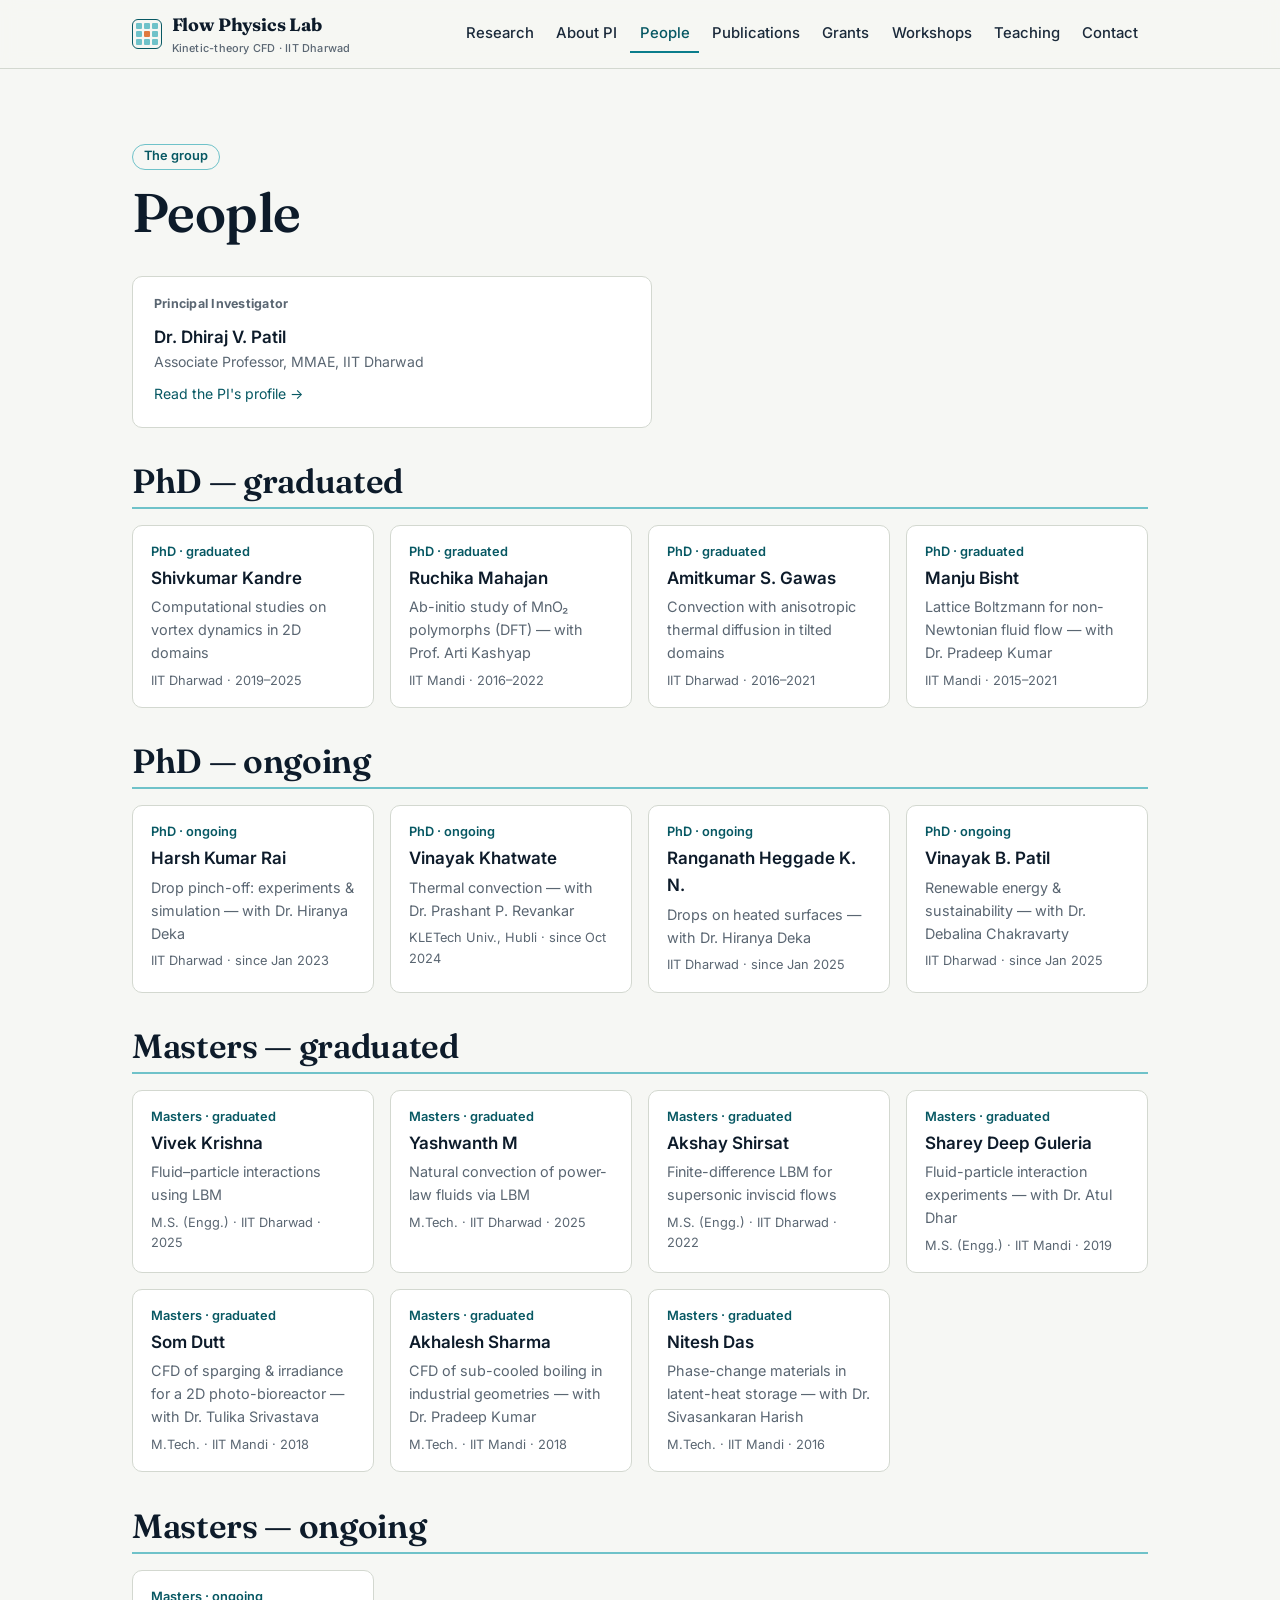
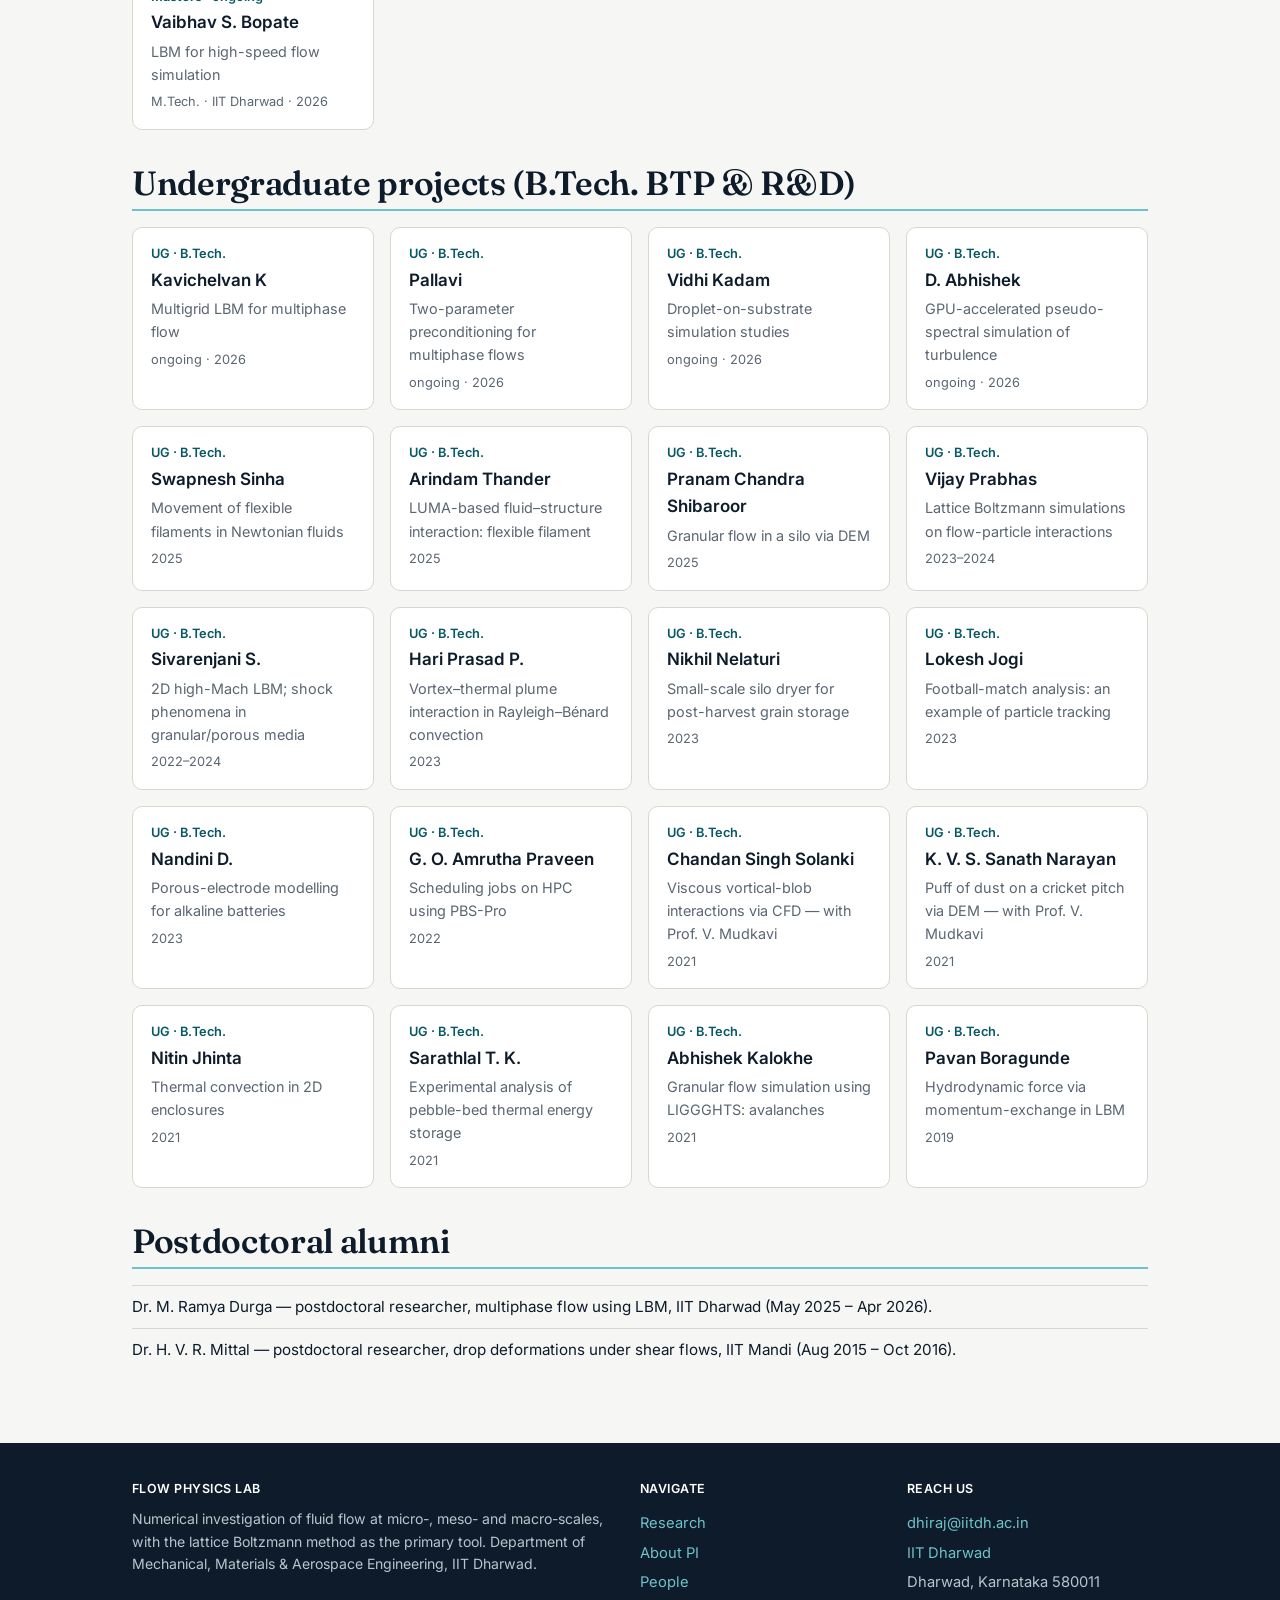
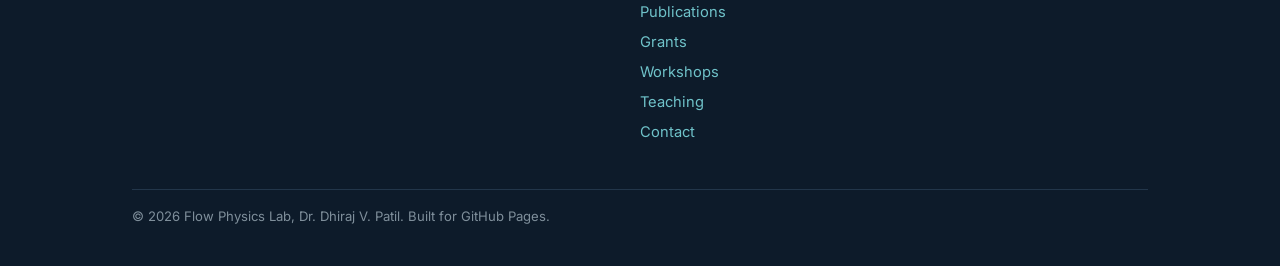
<file: people.html>
<!DOCTYPE html>
<html lang="en">
<head>
<meta charset="utf-8">
<meta name="viewport" content="width=device-width, initial-scale=1">
<title>People — Flow Physics Lab</title>
<meta name="description" content="Members and alumni of the Flow Physics Lab at IIT Dharwad: PhD scholars (graduated and ongoing), master's students (graduated and ongoing), undergraduate project students and postdoctoral researchers.">
<link rel="preconnect" href="https://fonts.googleapis.com">
<link rel="preconnect" href="https://fonts.gstatic.com" crossorigin>
<link href="https://fonts.googleapis.com/css2?family=Fraunces:opsz,wght@9..144,500;9..144,600;9..144,700&family=Inter:wght@400;500;600;700&display=swap" rel="stylesheet">
<link rel="stylesheet" href="assets/css/style.css">
</head>
<body>
<a class="skip" href="#main">Skip to content</a>
<header class="site-header">
  <div class="nav">
    <a class="brand" href="index.html">
      <span class="glyph" aria-hidden="true"><i></i><i></i><i></i><i></i><i></i><i></i><i></i><i></i><i></i></span>
      <span class="brand-text">Flow Physics Lab<small>Kinetic-theory CFD · IIT Dharwad</small></span>
    </a>
    <button class="nav-toggle" aria-expanded="false" aria-controls="nav-links">Menu</button>
    <nav class="nav-links" id="nav-links" aria-label="Primary">
          <a href="index.html">Research</a>
          <a href="about.html">About PI</a>
          <a href="people.html" aria-current="page">People</a>
          <a href="publications.html">Publications</a>
          <a href="grants.html">Grants</a>
          <a href="workshops.html">Workshops</a>
          <a href="teaching.html">Teaching</a>
          <a href="contact.html">Contact</a>
    </nav>
  </div>
</header>
<main id="main">
<section class="section">
  <div class="container">
    <div class="section-head">
      <span class="kicker">The group</span>
      <h1>People</h1>
    </div>

    <div class="card-side" style="max-width:520px;margin-bottom:2rem">
      <h3>Principal Investigator</h3>
      <div class="name" style="font-weight:600">Dr. Dhiraj V. Patil</div>
      <div class="topic small">Associate Professor, MMAE, IIT Dharwad</div>
      <p class="small" style="margin:.6rem 0 0"><a href="about.html">Read the PI's profile →</a></p>
    </div>

    <h2 class="subhead">PhD — graduated</h2>
    <div class="people-grid"><article class="person">
      <div class="role">PhD · graduated</div>
      <div class="name">Shivkumar Kandre</div>
      <div class="topic">Computational studies on vortex dynamics in 2D domains</div>
      <div class="yr">IIT Dharwad · 2019–2025</div>
    </article>
      <article class="person">
      <div class="role">PhD · graduated</div>
      <div class="name">Ruchika Mahajan</div>
      <div class="topic">Ab-initio study of MnO₂ polymorphs (DFT) — with Prof. Arti Kashyap</div>
      <div class="yr">IIT Mandi · 2016–2022</div>
    </article>
      <article class="person">
      <div class="role">PhD · graduated</div>
      <div class="name">Amitkumar S. Gawas</div>
      <div class="topic">Convection with anisotropic thermal diffusion in tilted domains</div>
      <div class="yr">IIT Dharwad · 2016–2021</div>
    </article>
      <article class="person">
      <div class="role">PhD · graduated</div>
      <div class="name">Manju Bisht</div>
      <div class="topic">Lattice Boltzmann for non-Newtonian fluid flow — with Dr. Pradeep Kumar</div>
      <div class="yr">IIT Mandi · 2015–2021</div>
    </article></div>

    <h2 class="subhead">PhD — ongoing</h2>
    <div class="people-grid"><article class="person">
      <div class="role">PhD · ongoing</div>
      <div class="name">Harsh Kumar Rai</div>
      <div class="topic">Drop pinch-off: experiments &amp; simulation — with Dr. Hiranya Deka</div>
      <div class="yr">IIT Dharwad · since Jan 2023</div>
    </article>
      <article class="person">
      <div class="role">PhD · ongoing</div>
      <div class="name">Vinayak Khatwate</div>
      <div class="topic">Thermal convection — with Dr. Prashant P. Revankar</div>
      <div class="yr">KLETech Univ., Hubli · since Oct 2024</div>
    </article>
      <article class="person">
      <div class="role">PhD · ongoing</div>
      <div class="name">Ranganath Heggade K. N.</div>
      <div class="topic">Drops on heated surfaces — with Dr. Hiranya Deka</div>
      <div class="yr">IIT Dharwad · since Jan 2025</div>
    </article>
      <article class="person">
      <div class="role">PhD · ongoing</div>
      <div class="name">Vinayak B. Patil</div>
      <div class="topic">Renewable energy &amp; sustainability — with Dr. Debalina Chakravarty</div>
      <div class="yr">IIT Dharwad · since Jan 2025</div>
    </article></div>

    <h2 class="subhead">Masters — graduated</h2>
    <div class="people-grid"><article class="person">
      <div class="role">Masters · graduated</div>
      <div class="name">Vivek Krishna</div>
      <div class="topic">Fluid–particle interactions using LBM</div>
      <div class="yr">M.S. (Engg.) · IIT Dharwad · 2025</div>
    </article>
      <article class="person">
      <div class="role">Masters · graduated</div>
      <div class="name">Yashwanth M</div>
      <div class="topic">Natural convection of power-law fluids via LBM</div>
      <div class="yr">M.Tech. · IIT Dharwad · 2025</div>
    </article>
      <article class="person">
      <div class="role">Masters · graduated</div>
      <div class="name">Akshay Shirsat</div>
      <div class="topic">Finite-difference LBM for supersonic inviscid flows</div>
      <div class="yr">M.S. (Engg.) · IIT Dharwad · 2022</div>
    </article>
      <article class="person">
      <div class="role">Masters · graduated</div>
      <div class="name">Sharey Deep Guleria</div>
      <div class="topic">Fluid-particle interaction experiments — with Dr. Atul Dhar</div>
      <div class="yr">M.S. (Engg.) · IIT Mandi · 2019</div>
    </article>
      <article class="person">
      <div class="role">Masters · graduated</div>
      <div class="name">Som Dutt</div>
      <div class="topic">CFD of sparging &amp; irradiance for a 2D photo-bioreactor — with Dr. Tulika Srivastava</div>
      <div class="yr">M.Tech. · IIT Mandi · 2018</div>
    </article>
      <article class="person">
      <div class="role">Masters · graduated</div>
      <div class="name">Akhalesh Sharma</div>
      <div class="topic">CFD of sub-cooled boiling in industrial geometries — with Dr. Pradeep Kumar</div>
      <div class="yr">M.Tech. · IIT Mandi · 2018</div>
    </article>
      <article class="person">
      <div class="role">Masters · graduated</div>
      <div class="name">Nitesh Das</div>
      <div class="topic">Phase-change materials in latent-heat storage — with Dr. Sivasankaran Harish</div>
      <div class="yr">M.Tech. · IIT Mandi · 2016</div>
    </article></div>

    <h2 class="subhead">Masters — ongoing</h2>
    <div class="people-grid"><article class="person">
      <div class="role">Masters · ongoing</div>
      <div class="name">Vaibhav S. Bopate</div>
      <div class="topic">LBM for high-speed flow simulation</div>
      <div class="yr">M.Tech. · IIT Dharwad · 2026</div>
    </article></div>

    <h2 class="subhead">Undergraduate projects (B.Tech. BTP &amp; R&amp;D)</h2>
    <div class="people-grid"><article class="person">
      <div class="role">UG · B.Tech.</div>
      <div class="name">Kavichelvan K</div>
      <div class="topic">Multigrid LBM for multiphase flow</div>
      <div class="yr">ongoing · 2026</div>
    </article>
      <article class="person">
      <div class="role">UG · B.Tech.</div>
      <div class="name">Pallavi</div>
      <div class="topic">Two-parameter preconditioning for multiphase flows</div>
      <div class="yr">ongoing · 2026</div>
    </article>
      <article class="person">
      <div class="role">UG · B.Tech.</div>
      <div class="name">Vidhi Kadam</div>
      <div class="topic">Droplet-on-substrate simulation studies</div>
      <div class="yr">ongoing · 2026</div>
    </article>
      <article class="person">
      <div class="role">UG · B.Tech.</div>
      <div class="name">D. Abhishek</div>
      <div class="topic">GPU-accelerated pseudo-spectral simulation of turbulence</div>
      <div class="yr">ongoing · 2026</div>
    </article>
      <article class="person">
      <div class="role">UG · B.Tech.</div>
      <div class="name">Swapnesh Sinha</div>
      <div class="topic">Movement of flexible filaments in Newtonian fluids</div>
      <div class="yr">2025</div>
    </article>
      <article class="person">
      <div class="role">UG · B.Tech.</div>
      <div class="name">Arindam Thander</div>
      <div class="topic">LUMA-based fluid–structure interaction: flexible filament</div>
      <div class="yr">2025</div>
    </article>
      <article class="person">
      <div class="role">UG · B.Tech.</div>
      <div class="name">Pranam Chandra Shibaroor</div>
      <div class="topic">Granular flow in a silo via DEM</div>
      <div class="yr">2025</div>
    </article>
      <article class="person">
      <div class="role">UG · B.Tech.</div>
      <div class="name">Vijay Prabhas</div>
      <div class="topic">Lattice Boltzmann simulations on flow-particle interactions</div>
      <div class="yr">2023–2024</div>
    </article>
      <article class="person">
      <div class="role">UG · B.Tech.</div>
      <div class="name">Sivarenjani S.</div>
      <div class="topic">2D high-Mach LBM; shock phenomena in granular/porous media</div>
      <div class="yr">2022–2024</div>
    </article>
      <article class="person">
      <div class="role">UG · B.Tech.</div>
      <div class="name">Hari Prasad P.</div>
      <div class="topic">Vortex–thermal plume interaction in Rayleigh–Bénard convection</div>
      <div class="yr">2023</div>
    </article>
      <article class="person">
      <div class="role">UG · B.Tech.</div>
      <div class="name">Nikhil Nelaturi</div>
      <div class="topic">Small-scale silo dryer for post-harvest grain storage</div>
      <div class="yr">2023</div>
    </article>
      <article class="person">
      <div class="role">UG · B.Tech.</div>
      <div class="name">Lokesh Jogi</div>
      <div class="topic">Football-match analysis: an example of particle tracking</div>
      <div class="yr">2023</div>
    </article>
      <article class="person">
      <div class="role">UG · B.Tech.</div>
      <div class="name">Nandini D.</div>
      <div class="topic">Porous-electrode modelling for alkaline batteries</div>
      <div class="yr">2023</div>
    </article>
      <article class="person">
      <div class="role">UG · B.Tech.</div>
      <div class="name">G. O. Amrutha Praveen</div>
      <div class="topic">Scheduling jobs on HPC using PBS-Pro</div>
      <div class="yr">2022</div>
    </article>
      <article class="person">
      <div class="role">UG · B.Tech.</div>
      <div class="name">Chandan Singh Solanki</div>
      <div class="topic">Viscous vortical-blob interactions via CFD — with Prof. V. Mudkavi</div>
      <div class="yr">2021</div>
    </article>
      <article class="person">
      <div class="role">UG · B.Tech.</div>
      <div class="name">K. V. S. Sanath Narayan</div>
      <div class="topic">Puff of dust on a cricket pitch via DEM — with Prof. V. Mudkavi</div>
      <div class="yr">2021</div>
    </article>
      <article class="person">
      <div class="role">UG · B.Tech.</div>
      <div class="name">Nitin Jhinta</div>
      <div class="topic">Thermal convection in 2D enclosures</div>
      <div class="yr">2021</div>
    </article>
      <article class="person">
      <div class="role">UG · B.Tech.</div>
      <div class="name">Sarathlal T. K.</div>
      <div class="topic">Experimental analysis of pebble-bed thermal energy storage</div>
      <div class="yr">2021</div>
    </article>
      <article class="person">
      <div class="role">UG · B.Tech.</div>
      <div class="name">Abhishek Kalokhe</div>
      <div class="topic">Granular flow simulation using LIGGGHTS: avalanches</div>
      <div class="yr">2021</div>
    </article>
      <article class="person">
      <div class="role">UG · B.Tech.</div>
      <div class="name">Pavan Boragunde</div>
      <div class="topic">Hydrodynamic force via momentum-exchange in LBM</div>
      <div class="yr">2019</div>
    </article></div>

    <h2 class="subhead">Postdoctoral alumni</h2>
    <ul class="course-list" style="grid-template-columns:1fr"><li>Dr. M. Ramya Durga — postdoctoral researcher, multiphase flow using LBM, IIT Dharwad (May 2025 – Apr 2026).</li>
      <li>Dr. H. V. R. Mittal — postdoctoral researcher, drop deformations under shear flows, IIT Mandi (Aug 2015 – Oct 2016).</li></ul>
  </div>
</section>
</main>
<footer class="site-footer">
  <div class="container">
    <div>
      <h4>Flow Physics Lab</h4>
      <p class="small" style="color:#b9c4cc">Numerical investigation of fluid flow at micro-, meso- and macro-scales, with the lattice Boltzmann method as the primary tool. Department of Mechanical, Materials &amp; Aerospace Engineering, IIT Dharwad.</p>
    </div>
    <div>
      <h4>Navigate</h4>
      <ul>
        <li><a href="index.html">Research</a></li>
        <li><a href="about.html">About PI</a></li>
        <li><a href="people.html">People</a></li>
        <li><a href="publications.html">Publications</a></li>
        <li><a href="grants.html">Grants</a></li>
        <li><a href="workshops.html">Workshops</a></li>
        <li><a href="teaching.html">Teaching</a></li>
        <li><a href="contact.html">Contact</a></li>
      </ul>
    </div>
    <div>
      <h4>Reach us</h4>
      <ul>
        <li><a href="mailto:dhiraj@iitdh.ac.in">dhiraj@iitdh.ac.in</a></li>
        <li><a href="https://www.iitdh.ac.in/" target="_blank" rel="noopener">IIT Dharwad</a></li>
        <li>Dharwad, Karnataka 580011</li>
      </ul>
    </div>
    <div class="fine">
      © <span id="yr"></span> Flow Physics Lab, Dr. Dhiraj V. Patil. Built for GitHub Pages.
      <script>document.getElementById("yr").textContent=new Date().getFullYear();</script>
    </div>
  </div>
</footer>
<script src="assets/js/site.js"></script>
</body>
</html>
</file>
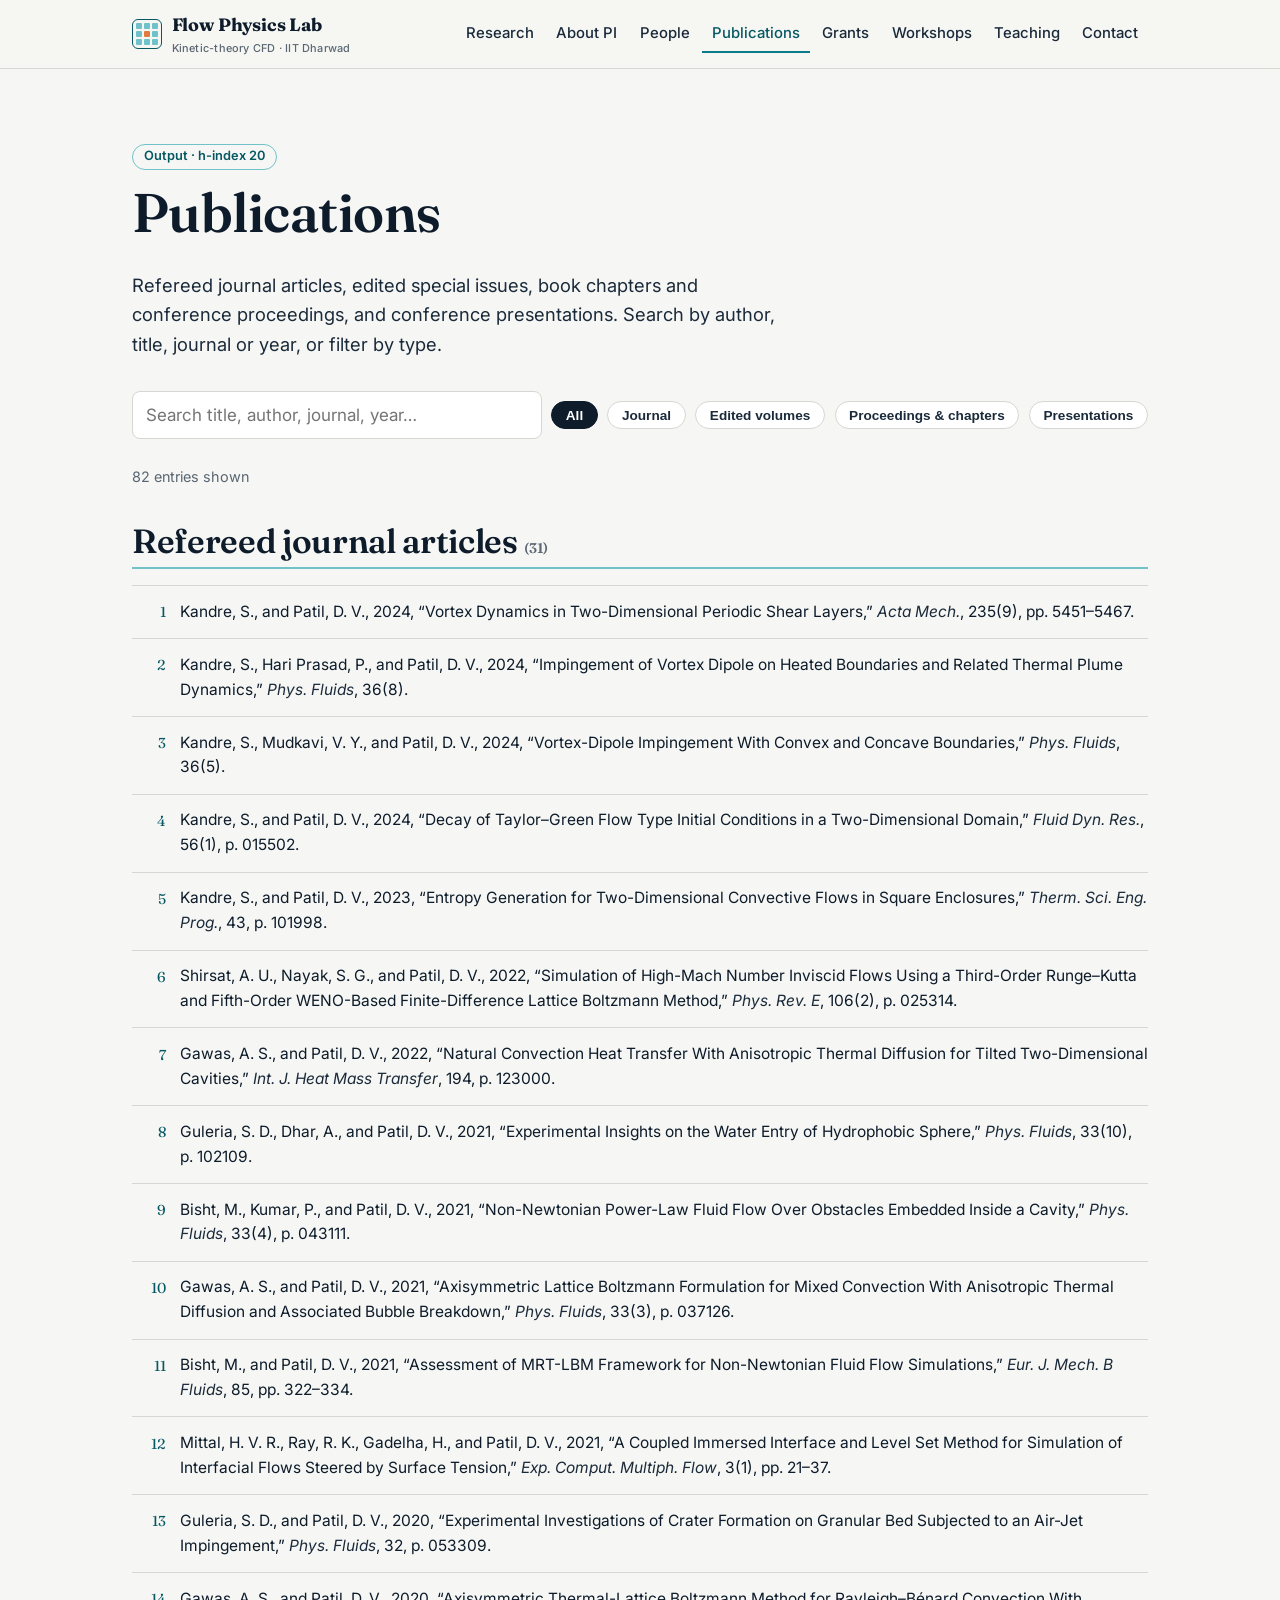
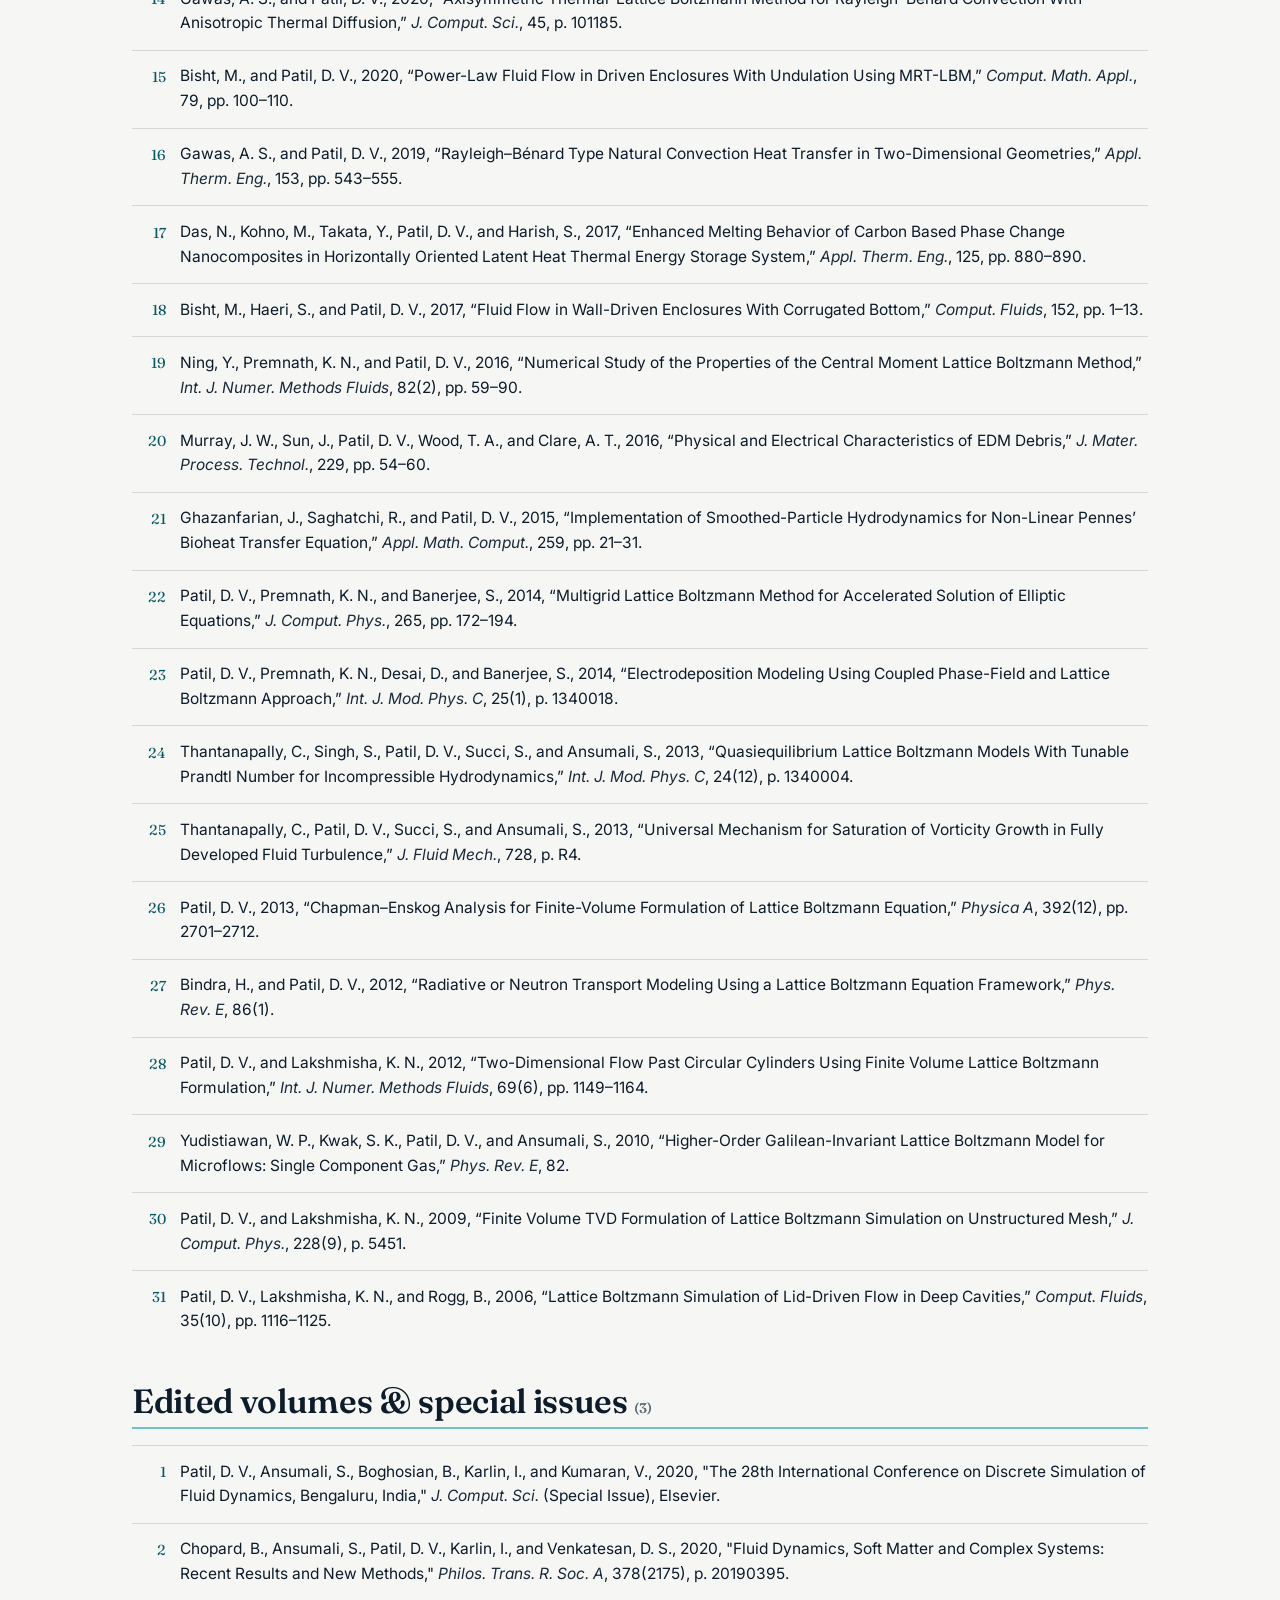
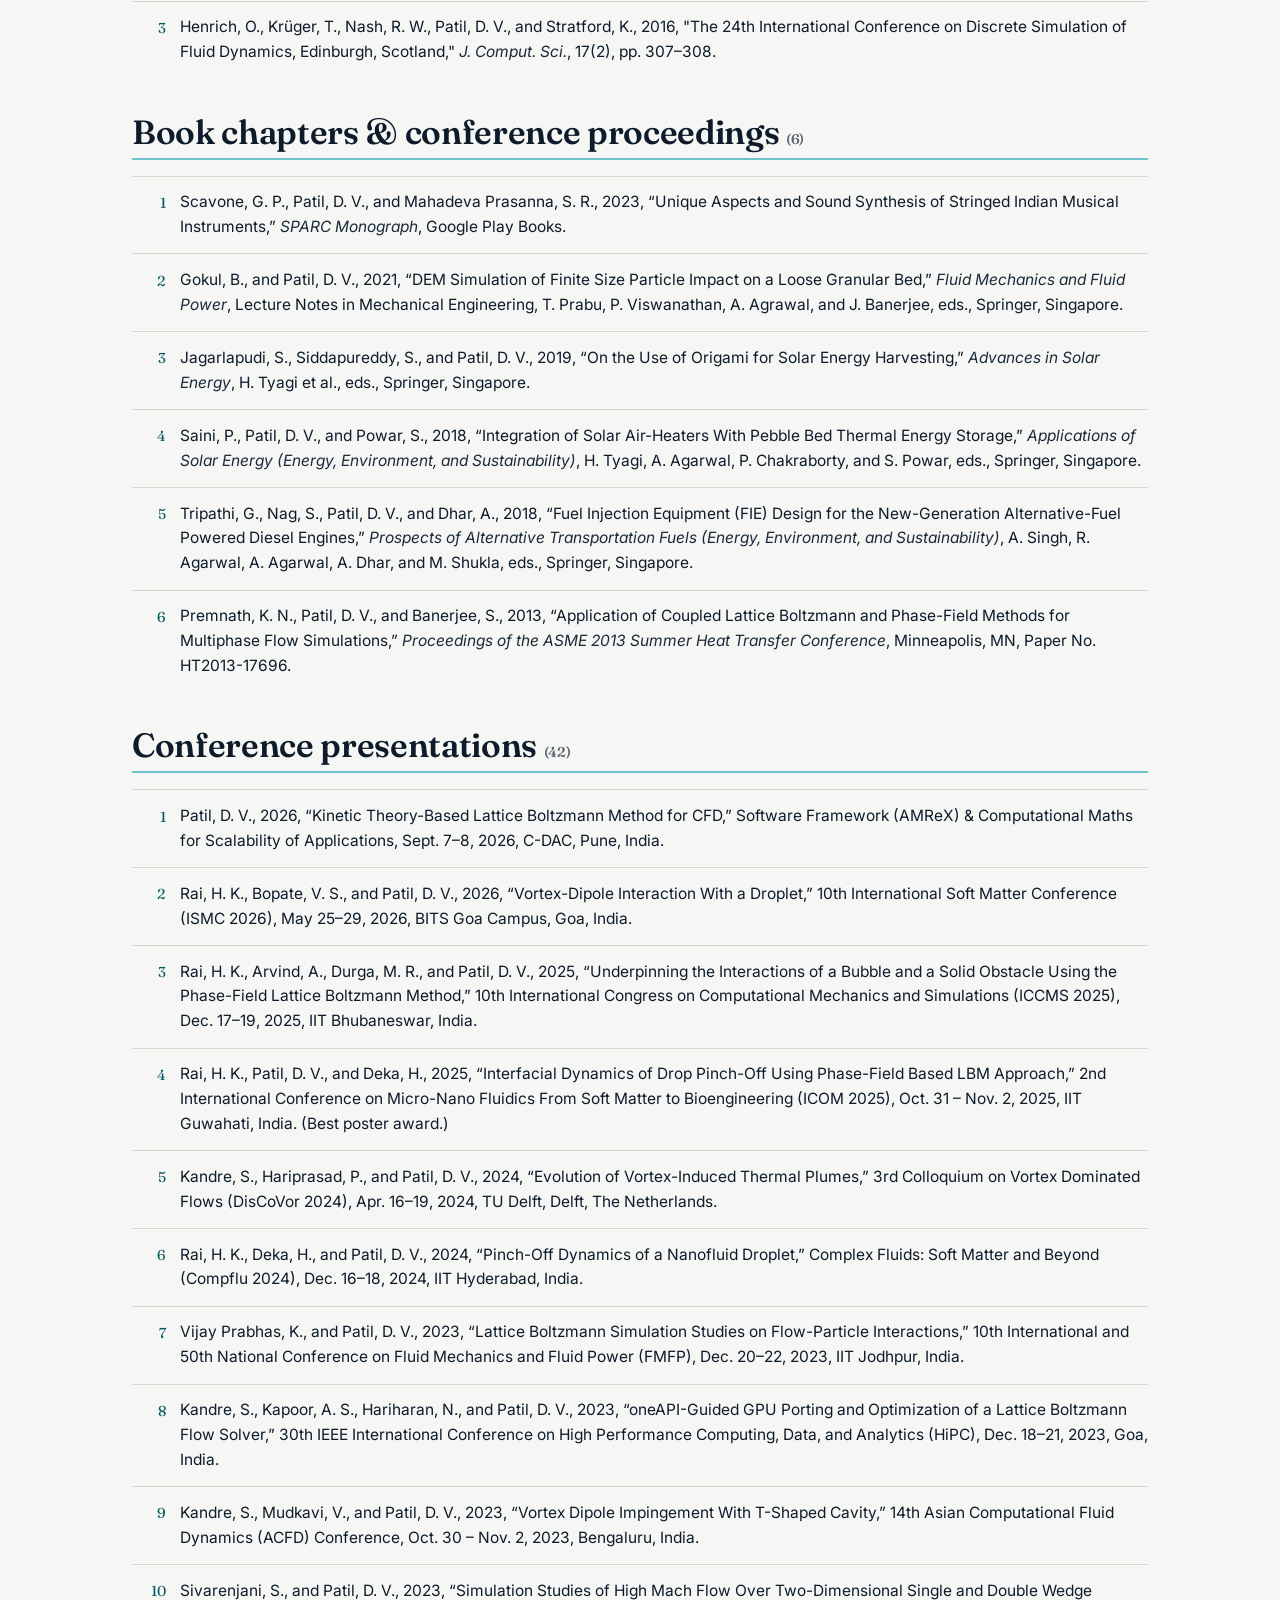
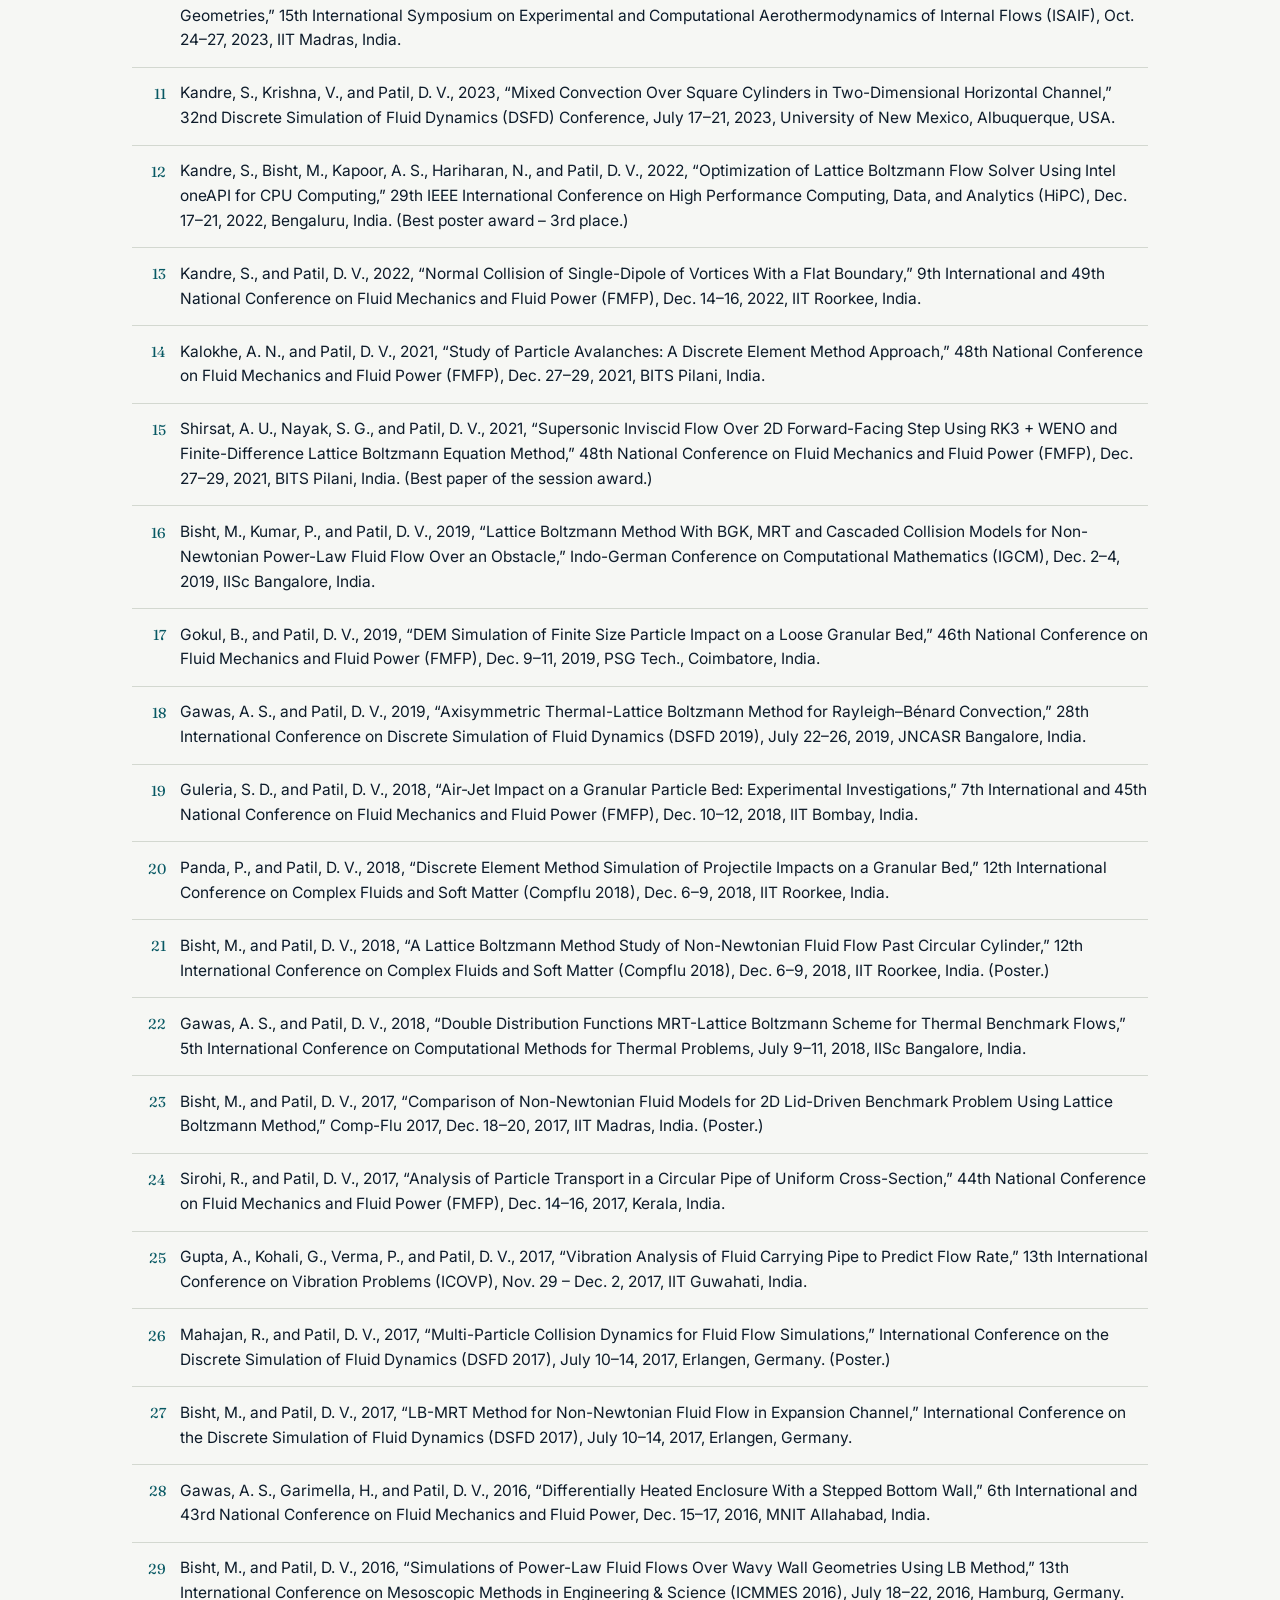
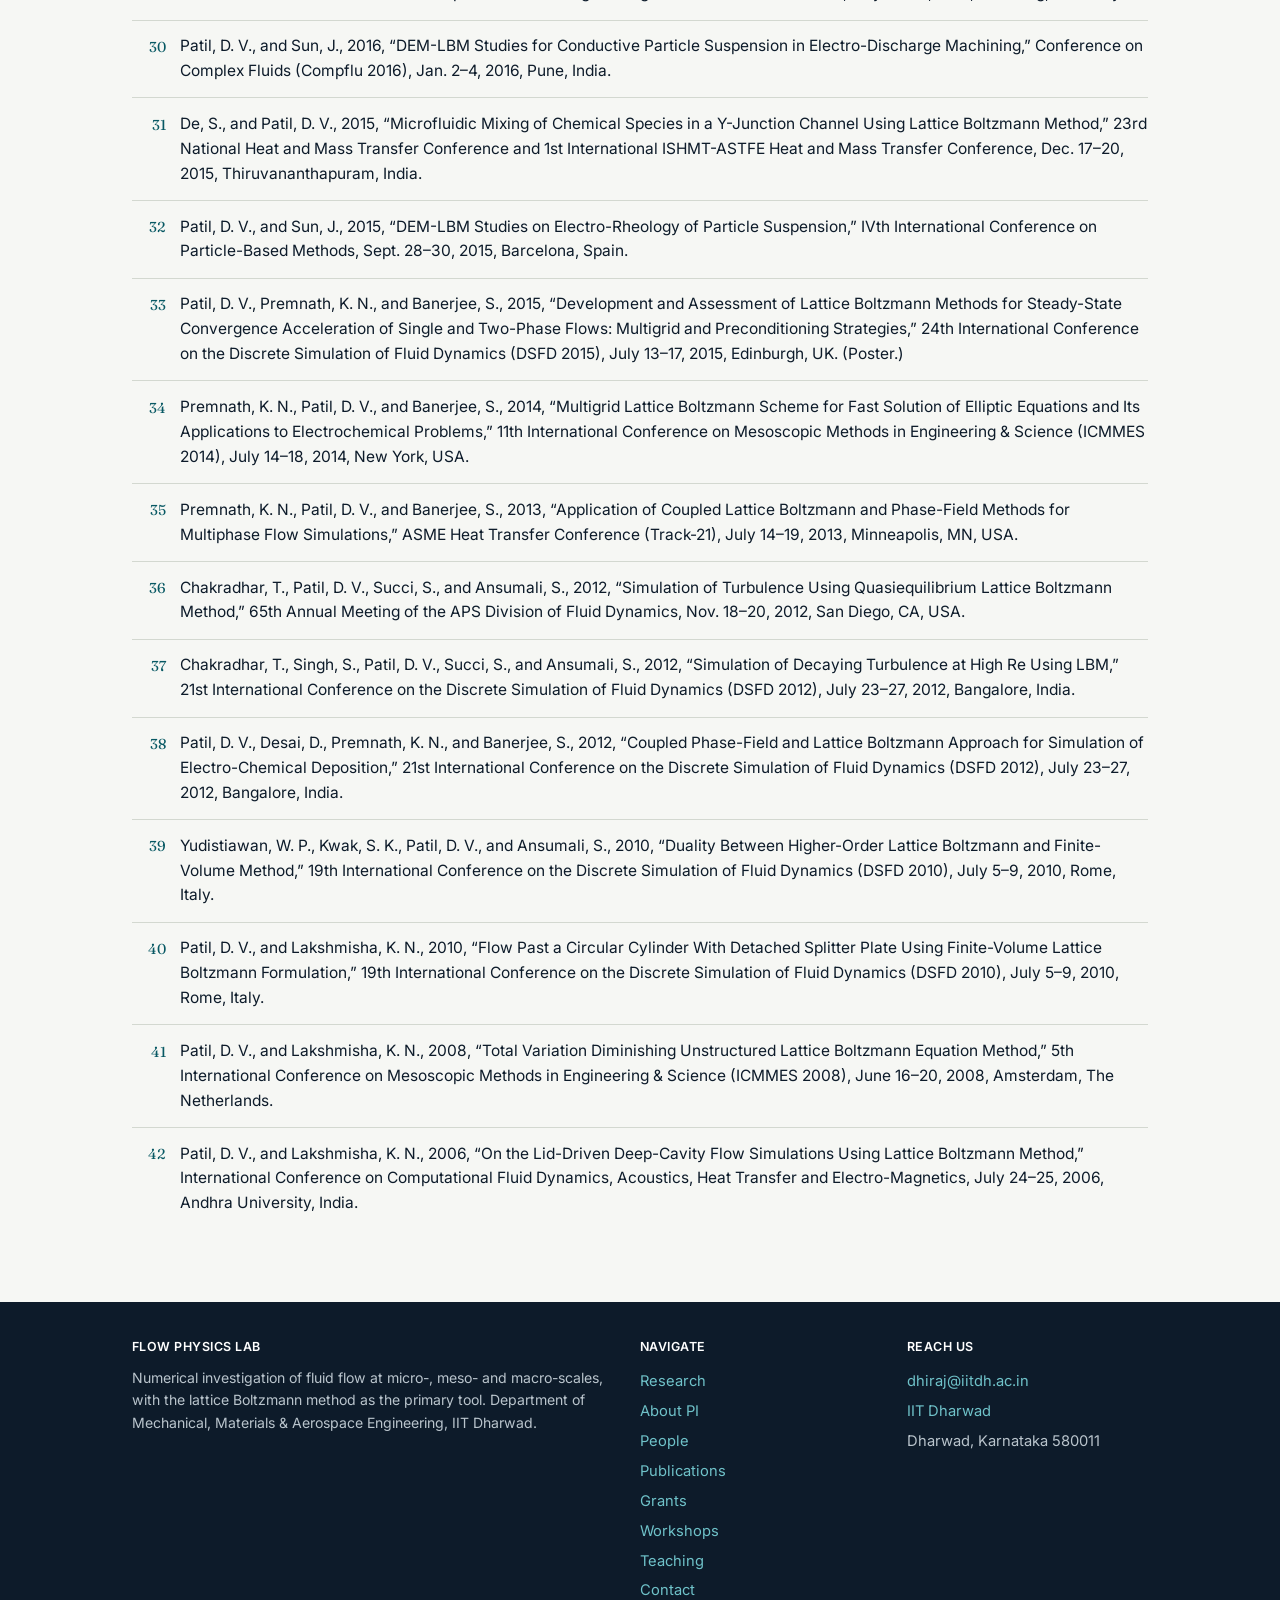
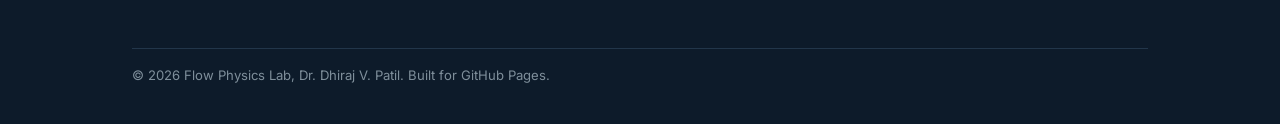
<file: publications.html>
<!DOCTYPE html>
<html lang="en">
<head>
<meta charset="utf-8">
<meta name="viewport" content="width=device-width, initial-scale=1">
<title>Publications — Flow Physics Lab</title>
<meta name="description" content="Publications of the Flow Physics Lab: 31 refereed journal papers (h-index 20), edited special issues, book chapters, conference proceedings, and conference presentations.">
<link rel="preconnect" href="https://fonts.googleapis.com">
<link rel="preconnect" href="https://fonts.gstatic.com" crossorigin>
<link href="https://fonts.googleapis.com/css2?family=Fraunces:opsz,wght@9..144,500;9..144,600;9..144,700&family=Inter:wght@400;500;600;700&display=swap" rel="stylesheet">
<link rel="stylesheet" href="assets/css/style.css">
</head>
<body>
<a class="skip" href="#main">Skip to content</a>
<header class="site-header">
  <div class="nav">
    <a class="brand" href="index.html">
      <span class="glyph" aria-hidden="true"><i></i><i></i><i></i><i></i><i></i><i></i><i></i><i></i><i></i></span>
      <span class="brand-text">Flow Physics Lab<small>Kinetic-theory CFD · IIT Dharwad</small></span>
    </a>
    <button class="nav-toggle" aria-expanded="false" aria-controls="nav-links">Menu</button>
    <nav class="nav-links" id="nav-links" aria-label="Primary">
          <a href="index.html">Research</a>
          <a href="about.html">About PI</a>
          <a href="people.html">People</a>
          <a href="publications.html" aria-current="page">Publications</a>
          <a href="grants.html">Grants</a>
          <a href="workshops.html">Workshops</a>
          <a href="teaching.html">Teaching</a>
          <a href="contact.html">Contact</a>
    </nav>
  </div>
</header>
<main id="main">
<section class="section">
  <div class="container">
    <div class="section-head">
      <span class="kicker">Output · h-index 20</span>
      <h1>Publications</h1>
      <p class="lede">Refereed journal articles, edited special issues, book chapters and conference proceedings, and conference presentations. Search by author, title, journal or year, or filter by type.</p>
    </div>

    <div class="pub-controls">
      <input type="search" id="pub-search" placeholder="Search title, author, journal, year…" aria-label="Search publications">
      <button class="pill" data-filter="all" aria-pressed="true">All</button>
      <button class="pill" data-filter="journal" aria-pressed="false">Journal</button>
      <button class="pill" data-filter="edited" aria-pressed="false">Edited volumes</button>
      <button class="pill" data-filter="proc" aria-pressed="false">Proceedings &amp; chapters</button>
      <button class="pill" data-filter="pres" aria-pressed="false">Presentations</button>
    </div>
    <p class="count-note" id="pub-count"></p>
    <p class="empty-note" id="pub-empty" style="display:none">No publications match your search. Try a broader term.</p>

    <div data-section>
      <h2 class="subhead">Refereed journal articles <span class="small">(31)</span></h2>
      <ol class="pubs" data-group="journal">
        <li>Kandre, S., and Patil, D. V., 2024, “Vortex Dynamics in Two-Dimensional Periodic Shear Layers,” <span class="jrnl">Acta Mech.</span>, 235(9), pp. 5451–5467.</li>
        <li>Kandre, S., Hari Prasad, P., and Patil, D. V., 2024, “Impingement of Vortex Dipole on Heated Boundaries and Related Thermal Plume Dynamics,” <span class="jrnl">Phys. Fluids</span>, 36(8).</li>
        <li>Kandre, S., Mudkavi, V. Y., and Patil, D. V., 2024, “Vortex-Dipole Impingement With Convex and Concave Boundaries,” <span class="jrnl">Phys. Fluids</span>, 36(5).</li>
        <li>Kandre, S., and Patil, D. V., 2024, “Decay of Taylor–Green Flow Type Initial Conditions in a Two-Dimensional Domain,” <span class="jrnl">Fluid Dyn. Res.</span>, 56(1), p. 015502.</li>
        <li>Kandre, S., and Patil, D. V., 2023, “Entropy Generation for Two-Dimensional Convective Flows in Square Enclosures,” <span class="jrnl">Therm. Sci. Eng. Prog.</span>, 43, p. 101998.</li>
        <li>Shirsat, A. U., Nayak, S. G., and Patil, D. V., 2022, “Simulation of High-Mach Number Inviscid Flows Using a Third-Order Runge–Kutta and Fifth-Order WENO-Based Finite-Difference Lattice Boltzmann Method,” <span class="jrnl">Phys. Rev. E</span>, 106(2), p. 025314.</li>
        <li>Gawas, A. S., and Patil, D. V., 2022, “Natural Convection Heat Transfer With Anisotropic Thermal Diffusion for Tilted Two-Dimensional Cavities,” <span class="jrnl">Int. J. Heat Mass Transfer</span>, 194, p. 123000.</li>
        <li>Guleria, S. D., Dhar, A., and Patil, D. V., 2021, “Experimental Insights on the Water Entry of Hydrophobic Sphere,” <span class="jrnl">Phys. Fluids</span>, 33(10), p. 102109.</li>
        <li>Bisht, M., Kumar, P., and Patil, D. V., 2021, “Non-Newtonian Power-Law Fluid Flow Over Obstacles Embedded Inside a Cavity,” <span class="jrnl">Phys. Fluids</span>, 33(4), p. 043111.</li>
        <li>Gawas, A. S., and Patil, D. V., 2021, “Axisymmetric Lattice Boltzmann Formulation for Mixed Convection With Anisotropic Thermal Diffusion and Associated Bubble Breakdown,” <span class="jrnl">Phys. Fluids</span>, 33(3), p. 037126.</li>
        <li>Bisht, M., and Patil, D. V., 2021, “Assessment of MRT-LBM Framework for Non-Newtonian Fluid Flow Simulations,” <span class="jrnl">Eur. J. Mech. B Fluids</span>, 85, pp. 322–334.</li>
        <li>Mittal, H. V. R., Ray, R. K., Gadelha, H., and Patil, D. V., 2021, “A Coupled Immersed Interface and Level Set Method for Simulation of Interfacial Flows Steered by Surface Tension,” <span class="jrnl">Exp. Comput. Multiph. Flow</span>, 3(1), pp. 21–37.</li>
        <li>Guleria, S. D., and Patil, D. V., 2020, “Experimental Investigations of Crater Formation on Granular Bed Subjected to an Air-Jet Impingement,” <span class="jrnl">Phys. Fluids</span>, 32, p. 053309.</li>
        <li>Gawas, A. S., and Patil, D. V., 2020, “Axisymmetric Thermal-Lattice Boltzmann Method for Rayleigh–Bénard Convection With Anisotropic Thermal Diffusion,” <span class="jrnl">J. Comput. Sci.</span>, 45, p. 101185.</li>
        <li>Bisht, M., and Patil, D. V., 2020, “Power-Law Fluid Flow in Driven Enclosures With Undulation Using MRT-LBM,” <span class="jrnl">Comput. Math. Appl.</span>, 79, pp. 100–110.</li>
        <li>Gawas, A. S., and Patil, D. V., 2019, “Rayleigh–Bénard Type Natural Convection Heat Transfer in Two-Dimensional Geometries,” <span class="jrnl">Appl. Therm. Eng.</span>, 153, pp. 543–555.</li>
        <li>Das, N., Kohno, M., Takata, Y., Patil, D. V., and Harish, S., 2017, “Enhanced Melting Behavior of Carbon Based Phase Change Nanocomposites in Horizontally Oriented Latent Heat Thermal Energy Storage System,” <span class="jrnl">Appl. Therm. Eng.</span>, 125, pp. 880–890.</li>
        <li>Bisht, M., Haeri, S., and Patil, D. V., 2017, “Fluid Flow in Wall-Driven Enclosures With Corrugated Bottom,” <span class="jrnl">Comput. Fluids</span>, 152, pp. 1–13.</li>
        <li>Ning, Y., Premnath, K. N., and Patil, D. V., 2016, “Numerical Study of the Properties of the Central Moment Lattice Boltzmann Method,” <span class="jrnl">Int. J. Numer. Methods Fluids</span>, 82(2), pp. 59–90.</li>
        <li>Murray, J. W., Sun, J., Patil, D. V., Wood, T. A., and Clare, A. T., 2016, “Physical and Electrical Characteristics of EDM Debris,” <span class="jrnl">J. Mater. Process. Technol.</span>, 229, pp. 54–60.</li>
        <li>Ghazanfarian, J., Saghatchi, R., and Patil, D. V., 2015, “Implementation of Smoothed-Particle Hydrodynamics for Non-Linear Pennes’ Bioheat Transfer Equation,” <span class="jrnl">Appl. Math. Comput.</span>, 259, pp. 21–31.</li>
        <li>Patil, D. V., Premnath, K. N., and Banerjee, S., 2014, “Multigrid Lattice Boltzmann Method for Accelerated Solution of Elliptic Equations,” <span class="jrnl">J. Comput. Phys.</span>, 265, pp. 172–194.</li>
        <li>Patil, D. V., Premnath, K. N., Desai, D., and Banerjee, S., 2014, “Electrodeposition Modeling Using Coupled Phase-Field and Lattice Boltzmann Approach,” <span class="jrnl">Int. J. Mod. Phys. C</span>, 25(1), p. 1340018.</li>
        <li>Thantanapally, C., Singh, S., Patil, D. V., Succi, S., and Ansumali, S., 2013, “Quasiequilibrium Lattice Boltzmann Models With Tunable Prandtl Number for Incompressible Hydrodynamics,” <span class="jrnl">Int. J. Mod. Phys. C</span>, 24(12), p. 1340004.</li>
        <li>Thantanapally, C., Patil, D. V., Succi, S., and Ansumali, S., 2013, “Universal Mechanism for Saturation of Vorticity Growth in Fully Developed Fluid Turbulence,” <span class="jrnl">J. Fluid Mech.</span>, 728, p. R4.</li>
        <li>Patil, D. V., 2013, “Chapman–Enskog Analysis for Finite-Volume Formulation of Lattice Boltzmann Equation,” <span class="jrnl">Physica A</span>, 392(12), pp. 2701–2712.</li>
        <li>Bindra, H., and Patil, D. V., 2012, “Radiative or Neutron Transport Modeling Using a Lattice Boltzmann Equation Framework,” <span class="jrnl">Phys. Rev. E</span>, 86(1).</li>
        <li>Patil, D. V., and Lakshmisha, K. N., 2012, “Two-Dimensional Flow Past Circular Cylinders Using Finite Volume Lattice Boltzmann Formulation,” <span class="jrnl">Int. J. Numer. Methods Fluids</span>, 69(6), pp. 1149–1164.</li>
        <li>Yudistiawan, W. P., Kwak, S. K., Patil, D. V., and Ansumali, S., 2010, “Higher-Order Galilean-Invariant Lattice Boltzmann Model for Microflows: Single Component Gas,” <span class="jrnl">Phys. Rev. E</span>, 82.</li>
        <li>Patil, D. V., and Lakshmisha, K. N., 2009, “Finite Volume TVD Formulation of Lattice Boltzmann Simulation on Unstructured Mesh,” <span class="jrnl">J. Comput. Phys.</span>, 228(9), p. 5451.</li>
        <li>Patil, D. V., Lakshmisha, K. N., and Rogg, B., 2006, “Lattice Boltzmann Simulation of Lid-Driven Flow in Deep Cavities,” <span class="jrnl">Comput. Fluids</span>, 35(10), pp. 1116–1125.</li>
      </ol>
    </div>

    <div data-section>
      <h2 class="subhead">Edited volumes &amp; special issues <span class="small">(3)</span></h2>
      <ol class="pubs" data-group="edited">
        <li>Patil, D. V., Ansumali, S., Boghosian, B., Karlin, I., and Kumaran, V., 2020, "The 28th International Conference on Discrete Simulation of Fluid Dynamics, Bengaluru, India," <span class="jrnl">J. Comput. Sci.</span> (Special Issue), Elsevier.</li>
        <li>Chopard, B., Ansumali, S., Patil, D. V., Karlin, I., and Venkatesan, D. S., 2020, "Fluid Dynamics, Soft Matter and Complex Systems: Recent Results and New Methods," <span class="jrnl">Philos. Trans. R. Soc. A</span>, 378(2175), p. 20190395.</li>
        <li>Henrich, O., Krüger, T., Nash, R. W., Patil, D. V., and Stratford, K., 2016, "The 24th International Conference on Discrete Simulation of Fluid Dynamics, Edinburgh, Scotland," <span class="jrnl">J. Comput. Sci.</span>, 17(2), pp. 307–308.</li>
      </ol>
    </div>

    <div data-section>
      <h2 class="subhead">Book chapters &amp; conference proceedings <span class="small">(6)</span></h2>
      <ol class="pubs" data-group="proc">
        <li>Scavone, G. P., Patil, D. V., and Mahadeva Prasanna, S. R., 2023, “Unique Aspects and Sound Synthesis of Stringed Indian Musical Instruments,” <span class="jrnl">SPARC Monograph</span>, Google Play Books.</li>
        <li>Gokul, B., and Patil, D. V., 2021, “DEM Simulation of Finite Size Particle Impact on a Loose Granular Bed,” <span class="jrnl">Fluid Mechanics and Fluid Power</span>, Lecture Notes in Mechanical Engineering, T. Prabu, P. Viswanathan, A. Agrawal, and J. Banerjee, eds., Springer, Singapore.</li>
        <li>Jagarlapudi, S., Siddapureddy, S., and Patil, D. V., 2019, “On the Use of Origami for Solar Energy Harvesting,” <span class="jrnl">Advances in Solar Energy</span>, H. Tyagi et al., eds., Springer, Singapore.</li>
        <li>Saini, P., Patil, D. V., and Powar, S., 2018, “Integration of Solar Air-Heaters With Pebble Bed Thermal Energy Storage,” <span class="jrnl">Applications of Solar Energy (Energy, Environment, and Sustainability)</span>, H. Tyagi, A. Agarwal, P. Chakraborty, and S. Powar, eds., Springer, Singapore.</li>
        <li>Tripathi, G., Nag, S., Patil, D. V., and Dhar, A., 2018, “Fuel Injection Equipment (FIE) Design for the New-Generation Alternative-Fuel Powered Diesel Engines,” <span class="jrnl">Prospects of Alternative Transportation Fuels (Energy, Environment, and Sustainability)</span>, A. Singh, R. Agarwal, A. Agarwal, A. Dhar, and M. Shukla, eds., Springer, Singapore.</li>
        <li>Premnath, K. N., Patil, D. V., and Banerjee, S., 2013, “Application of Coupled Lattice Boltzmann and Phase-Field Methods for Multiphase Flow Simulations,” <span class="jrnl">Proceedings of the ASME 2013 Summer Heat Transfer Conference</span>, Minneapolis, MN, Paper No. HT2013-17696.</li>
      </ol>
    </div>

    <div data-section>
      <h2 class="subhead">Conference presentations <span class="small">(42)</span></h2>
      <ol class="pubs" data-group="pres">
        <li>Patil, D. V., 2026, “Kinetic Theory-Based Lattice Boltzmann Method for CFD,” Software Framework (AMReX) &amp; Computational Maths for Scalability of Applications, Sept. 7–8, 2026, C-DAC, Pune, India.</li>
        <li>Rai, H. K., Bopate, V. S., and Patil, D. V., 2026, “Vortex-Dipole Interaction With a Droplet,” 10th International Soft Matter Conference (ISMC 2026), May 25–29, 2026, BITS Goa Campus, Goa, India.</li>
        <li>Rai, H. K., Arvind, A., Durga, M. R., and Patil, D. V., 2025, “Underpinning the Interactions of a Bubble and a Solid Obstacle Using the Phase-Field Lattice Boltzmann Method,” 10th International Congress on Computational Mechanics and Simulations (ICCMS 2025), Dec. 17–19, 2025, IIT Bhubaneswar, India.</li>
        <li>Rai, H. K., Patil, D. V., and Deka, H., 2025, “Interfacial Dynamics of Drop Pinch-Off Using Phase-Field Based LBM Approach,” 2nd International Conference on Micro-Nano Fluidics From Soft Matter to Bioengineering (ICOM 2025), Oct. 31 – Nov. 2, 2025, IIT Guwahati, India. (Best poster award.)</li>
        <li>Kandre, S., Hariprasad, P., and Patil, D. V., 2024, “Evolution of Vortex-Induced Thermal Plumes,” 3rd Colloquium on Vortex Dominated Flows (DisCoVor 2024), Apr. 16–19, 2024, TU Delft, Delft, The Netherlands.</li>
        <li>Rai, H. K., Deka, H., and Patil, D. V., 2024, “Pinch-Off Dynamics of a Nanofluid Droplet,” Complex Fluids: Soft Matter and Beyond (Compflu 2024), Dec. 16–18, 2024, IIT Hyderabad, India.</li>
        <li>Vijay Prabhas, K., and Patil, D. V., 2023, “Lattice Boltzmann Simulation Studies on Flow-Particle Interactions,” 10th International and 50th National Conference on Fluid Mechanics and Fluid Power (FMFP), Dec. 20–22, 2023, IIT Jodhpur, India.</li>
        <li>Kandre, S., Kapoor, A. S., Hariharan, N., and Patil, D. V., 2023, “oneAPI-Guided GPU Porting and Optimization of a Lattice Boltzmann Flow Solver,” 30th IEEE International Conference on High Performance Computing, Data, and Analytics (HiPC), Dec. 18–21, 2023, Goa, India.</li>
        <li>Kandre, S., Mudkavi, V., and Patil, D. V., 2023, “Vortex Dipole Impingement With T-Shaped Cavity,” 14th Asian Computational Fluid Dynamics (ACFD) Conference, Oct. 30 – Nov. 2, 2023, Bengaluru, India.</li>
        <li>Sivarenjani, S., and Patil, D. V., 2023, “Simulation Studies of High Mach Flow Over Two-Dimensional Single and Double Wedge Geometries,” 15th International Symposium on Experimental and Computational Aerothermodynamics of Internal Flows (ISAIF), Oct. 24–27, 2023, IIT Madras, India.</li>
        <li>Kandre, S., Krishna, V., and Patil, D. V., 2023, “Mixed Convection Over Square Cylinders in Two-Dimensional Horizontal Channel,” 32nd Discrete Simulation of Fluid Dynamics (DSFD) Conference, July 17–21, 2023, University of New Mexico, Albuquerque, USA.</li>
        <li>Kandre, S., Bisht, M., Kapoor, A. S., Hariharan, N., and Patil, D. V., 2022, “Optimization of Lattice Boltzmann Flow Solver Using Intel oneAPI for CPU Computing,” 29th IEEE International Conference on High Performance Computing, Data, and Analytics (HiPC), Dec. 17–21, 2022, Bengaluru, India. (Best poster award – 3rd place.)</li>
        <li>Kandre, S., and Patil, D. V., 2022, “Normal Collision of Single-Dipole of Vortices With a Flat Boundary,” 9th International and 49th National Conference on Fluid Mechanics and Fluid Power (FMFP), Dec. 14–16, 2022, IIT Roorkee, India.</li>
        <li>Kalokhe, A. N., and Patil, D. V., 2021, “Study of Particle Avalanches: A Discrete Element Method Approach,” 48th National Conference on Fluid Mechanics and Fluid Power (FMFP), Dec. 27–29, 2021, BITS Pilani, India.</li>
        <li>Shirsat, A. U., Nayak, S. G., and Patil, D. V., 2021, “Supersonic Inviscid Flow Over 2D Forward-Facing Step Using RK3 + WENO and Finite-Difference Lattice Boltzmann Equation Method,” 48th National Conference on Fluid Mechanics and Fluid Power (FMFP), Dec. 27–29, 2021, BITS Pilani, India. (Best paper of the session award.)</li>
        <li>Bisht, M., Kumar, P., and Patil, D. V., 2019, “Lattice Boltzmann Method With BGK, MRT and Cascaded Collision Models for Non-Newtonian Power-Law Fluid Flow Over an Obstacle,” Indo-German Conference on Computational Mathematics (IGCM), Dec. 2–4, 2019, IISc Bangalore, India.</li>
        <li>Gokul, B., and Patil, D. V., 2019, “DEM Simulation of Finite Size Particle Impact on a Loose Granular Bed,” 46th National Conference on Fluid Mechanics and Fluid Power (FMFP), Dec. 9–11, 2019, PSG Tech., Coimbatore, India.</li>
        <li>Gawas, A. S., and Patil, D. V., 2019, “Axisymmetric Thermal-Lattice Boltzmann Method for Rayleigh–Bénard Convection,” 28th International Conference on Discrete Simulation of Fluid Dynamics (DSFD 2019), July 22–26, 2019, JNCASR Bangalore, India.</li>
        <li>Guleria, S. D., and Patil, D. V., 2018, “Air-Jet Impact on a Granular Particle Bed: Experimental Investigations,” 7th International and 45th National Conference on Fluid Mechanics and Fluid Power (FMFP), Dec. 10–12, 2018, IIT Bombay, India.</li>
        <li>Panda, P., and Patil, D. V., 2018, “Discrete Element Method Simulation of Projectile Impacts on a Granular Bed,” 12th International Conference on Complex Fluids and Soft Matter (Compflu 2018), Dec. 6–9, 2018, IIT Roorkee, India.</li>
        <li>Bisht, M., and Patil, D. V., 2018, “A Lattice Boltzmann Method Study of Non-Newtonian Fluid Flow Past Circular Cylinder,” 12th International Conference on Complex Fluids and Soft Matter (Compflu 2018), Dec. 6–9, 2018, IIT Roorkee, India. (Poster.)</li>
        <li>Gawas, A. S., and Patil, D. V., 2018, “Double Distribution Functions MRT-Lattice Boltzmann Scheme for Thermal Benchmark Flows,” 5th International Conference on Computational Methods for Thermal Problems, July 9–11, 2018, IISc Bangalore, India.</li>
        <li>Bisht, M., and Patil, D. V., 2017, “Comparison of Non-Newtonian Fluid Models for 2D Lid-Driven Benchmark Problem Using Lattice Boltzmann Method,” Comp-Flu 2017, Dec. 18–20, 2017, IIT Madras, India. (Poster.)</li>
        <li>Sirohi, R., and Patil, D. V., 2017, “Analysis of Particle Transport in a Circular Pipe of Uniform Cross-Section,” 44th National Conference on Fluid Mechanics and Fluid Power (FMFP), Dec. 14–16, 2017, Kerala, India.</li>
        <li>Gupta, A., Kohali, G., Verma, P., and Patil, D. V., 2017, “Vibration Analysis of Fluid Carrying Pipe to Predict Flow Rate,” 13th International Conference on Vibration Problems (ICOVP), Nov. 29 – Dec. 2, 2017, IIT Guwahati, India.</li>
        <li>Mahajan, R., and Patil, D. V., 2017, “Multi-Particle Collision Dynamics for Fluid Flow Simulations,” International Conference on the Discrete Simulation of Fluid Dynamics (DSFD 2017), July 10–14, 2017, Erlangen, Germany. (Poster.)</li>
        <li>Bisht, M., and Patil, D. V., 2017, “LB-MRT Method for Non-Newtonian Fluid Flow in Expansion Channel,” International Conference on the Discrete Simulation of Fluid Dynamics (DSFD 2017), July 10–14, 2017, Erlangen, Germany.</li>
        <li>Gawas, A. S., Garimella, H., and Patil, D. V., 2016, “Differentially Heated Enclosure With a Stepped Bottom Wall,” 6th International and 43rd National Conference on Fluid Mechanics and Fluid Power, Dec. 15–17, 2016, MNIT Allahabad, India.</li>
        <li>Bisht, M., and Patil, D. V., 2016, “Simulations of Power-Law Fluid Flows Over Wavy Wall Geometries Using LB Method,” 13th International Conference on Mesoscopic Methods in Engineering &amp; Science (ICMMES 2016), July 18–22, 2016, Hamburg, Germany.</li>
        <li>Patil, D. V., and Sun, J., 2016, “DEM-LBM Studies for Conductive Particle Suspension in Electro-Discharge Machining,” Conference on Complex Fluids (Compflu 2016), Jan. 2–4, 2016, Pune, India.</li>
        <li>De, S., and Patil, D. V., 2015, “Microfluidic Mixing of Chemical Species in a Y-Junction Channel Using Lattice Boltzmann Method,” 23rd National Heat and Mass Transfer Conference and 1st International ISHMT-ASTFE Heat and Mass Transfer Conference, Dec. 17–20, 2015, Thiruvananthapuram, India.</li>
        <li>Patil, D. V., and Sun, J., 2015, “DEM-LBM Studies on Electro-Rheology of Particle Suspension,” IVth International Conference on Particle-Based Methods, Sept. 28–30, 2015, Barcelona, Spain.</li>
        <li>Patil, D. V., Premnath, K. N., and Banerjee, S., 2015, “Development and Assessment of Lattice Boltzmann Methods for Steady-State Convergence Acceleration of Single and Two-Phase Flows: Multigrid and Preconditioning Strategies,” 24th International Conference on the Discrete Simulation of Fluid Dynamics (DSFD 2015), July 13–17, 2015, Edinburgh, UK. (Poster.)</li>
        <li>Premnath, K. N., Patil, D. V., and Banerjee, S., 2014, “Multigrid Lattice Boltzmann Scheme for Fast Solution of Elliptic Equations and Its Applications to Electrochemical Problems,” 11th International Conference on Mesoscopic Methods in Engineering &amp; Science (ICMMES 2014), July 14–18, 2014, New York, USA.</li>
        <li>Premnath, K. N., Patil, D. V., and Banerjee, S., 2013, “Application of Coupled Lattice Boltzmann and Phase-Field Methods for Multiphase Flow Simulations,” ASME Heat Transfer Conference (Track-21), July 14–19, 2013, Minneapolis, MN, USA.</li>
        <li>Chakradhar, T., Patil, D. V., Succi, S., and Ansumali, S., 2012, “Simulation of Turbulence Using Quasiequilibrium Lattice Boltzmann Method,” 65th Annual Meeting of the APS Division of Fluid Dynamics, Nov. 18–20, 2012, San Diego, CA, USA.</li>
        <li>Chakradhar, T., Singh, S., Patil, D. V., Succi, S., and Ansumali, S., 2012, “Simulation of Decaying Turbulence at High Re Using LBM,” 21st International Conference on the Discrete Simulation of Fluid Dynamics (DSFD 2012), July 23–27, 2012, Bangalore, India.</li>
        <li>Patil, D. V., Desai, D., Premnath, K. N., and Banerjee, S., 2012, “Coupled Phase-Field and Lattice Boltzmann Approach for Simulation of Electro-Chemical Deposition,” 21st International Conference on the Discrete Simulation of Fluid Dynamics (DSFD 2012), July 23–27, 2012, Bangalore, India.</li>
        <li>Yudistiawan, W. P., Kwak, S. K., Patil, D. V., and Ansumali, S., 2010, “Duality Between Higher-Order Lattice Boltzmann and Finite-Volume Method,” 19th International Conference on the Discrete Simulation of Fluid Dynamics (DSFD 2010), July 5–9, 2010, Rome, Italy.</li>
        <li>Patil, D. V., and Lakshmisha, K. N., 2010, “Flow Past a Circular Cylinder With Detached Splitter Plate Using Finite-Volume Lattice Boltzmann Formulation,” 19th International Conference on the Discrete Simulation of Fluid Dynamics (DSFD 2010), July 5–9, 2010, Rome, Italy.</li>
        <li>Patil, D. V., and Lakshmisha, K. N., 2008, “Total Variation Diminishing Unstructured Lattice Boltzmann Equation Method,” 5th International Conference on Mesoscopic Methods in Engineering &amp; Science (ICMMES 2008), June 16–20, 2008, Amsterdam, The Netherlands.</li>
        <li>Patil, D. V., and Lakshmisha, K. N., 2006, “On the Lid-Driven Deep-Cavity Flow Simulations Using Lattice Boltzmann Method,” International Conference on Computational Fluid Dynamics, Acoustics, Heat Transfer and Electro-Magnetics, July 24–25, 2006, Andhra University, India.</li>
      </ol>
    </div>

  </div>
</section>
</main>
<footer class="site-footer">
  <div class="container">
    <div>
      <h4>Flow Physics Lab</h4>
      <p class="small" style="color:#b9c4cc">Numerical investigation of fluid flow at micro-, meso- and macro-scales, with the lattice Boltzmann method as the primary tool. Department of Mechanical, Materials &amp; Aerospace Engineering, IIT Dharwad.</p>
    </div>
    <div>
      <h4>Navigate</h4>
      <ul>
        <li><a href="index.html">Research</a></li>
        <li><a href="about.html">About PI</a></li>
        <li><a href="people.html">People</a></li>
        <li><a href="publications.html">Publications</a></li>
        <li><a href="grants.html">Grants</a></li>
        <li><a href="workshops.html">Workshops</a></li>
        <li><a href="teaching.html">Teaching</a></li>
        <li><a href="contact.html">Contact</a></li>
      </ul>
    </div>
    <div>
      <h4>Reach us</h4>
      <ul>
        <li><a href="mailto:dhiraj@iitdh.ac.in">dhiraj@iitdh.ac.in</a></li>
        <li><a href="https://www.iitdh.ac.in/" target="_blank" rel="noopener">IIT Dharwad</a></li>
        <li>Dharwad, Karnataka 580011</li>
      </ul>
    </div>
    <div class="fine">
      © <span id="yr"></span> Flow Physics Lab, Dr. Dhiraj V. Patil. Built for GitHub Pages.
      <script>document.getElementById("yr").textContent=new Date().getFullYear();</script>
    </div>
  </div>
</footer>
<script src="assets/js/site.js"></script>
</body>
</html>
</file>
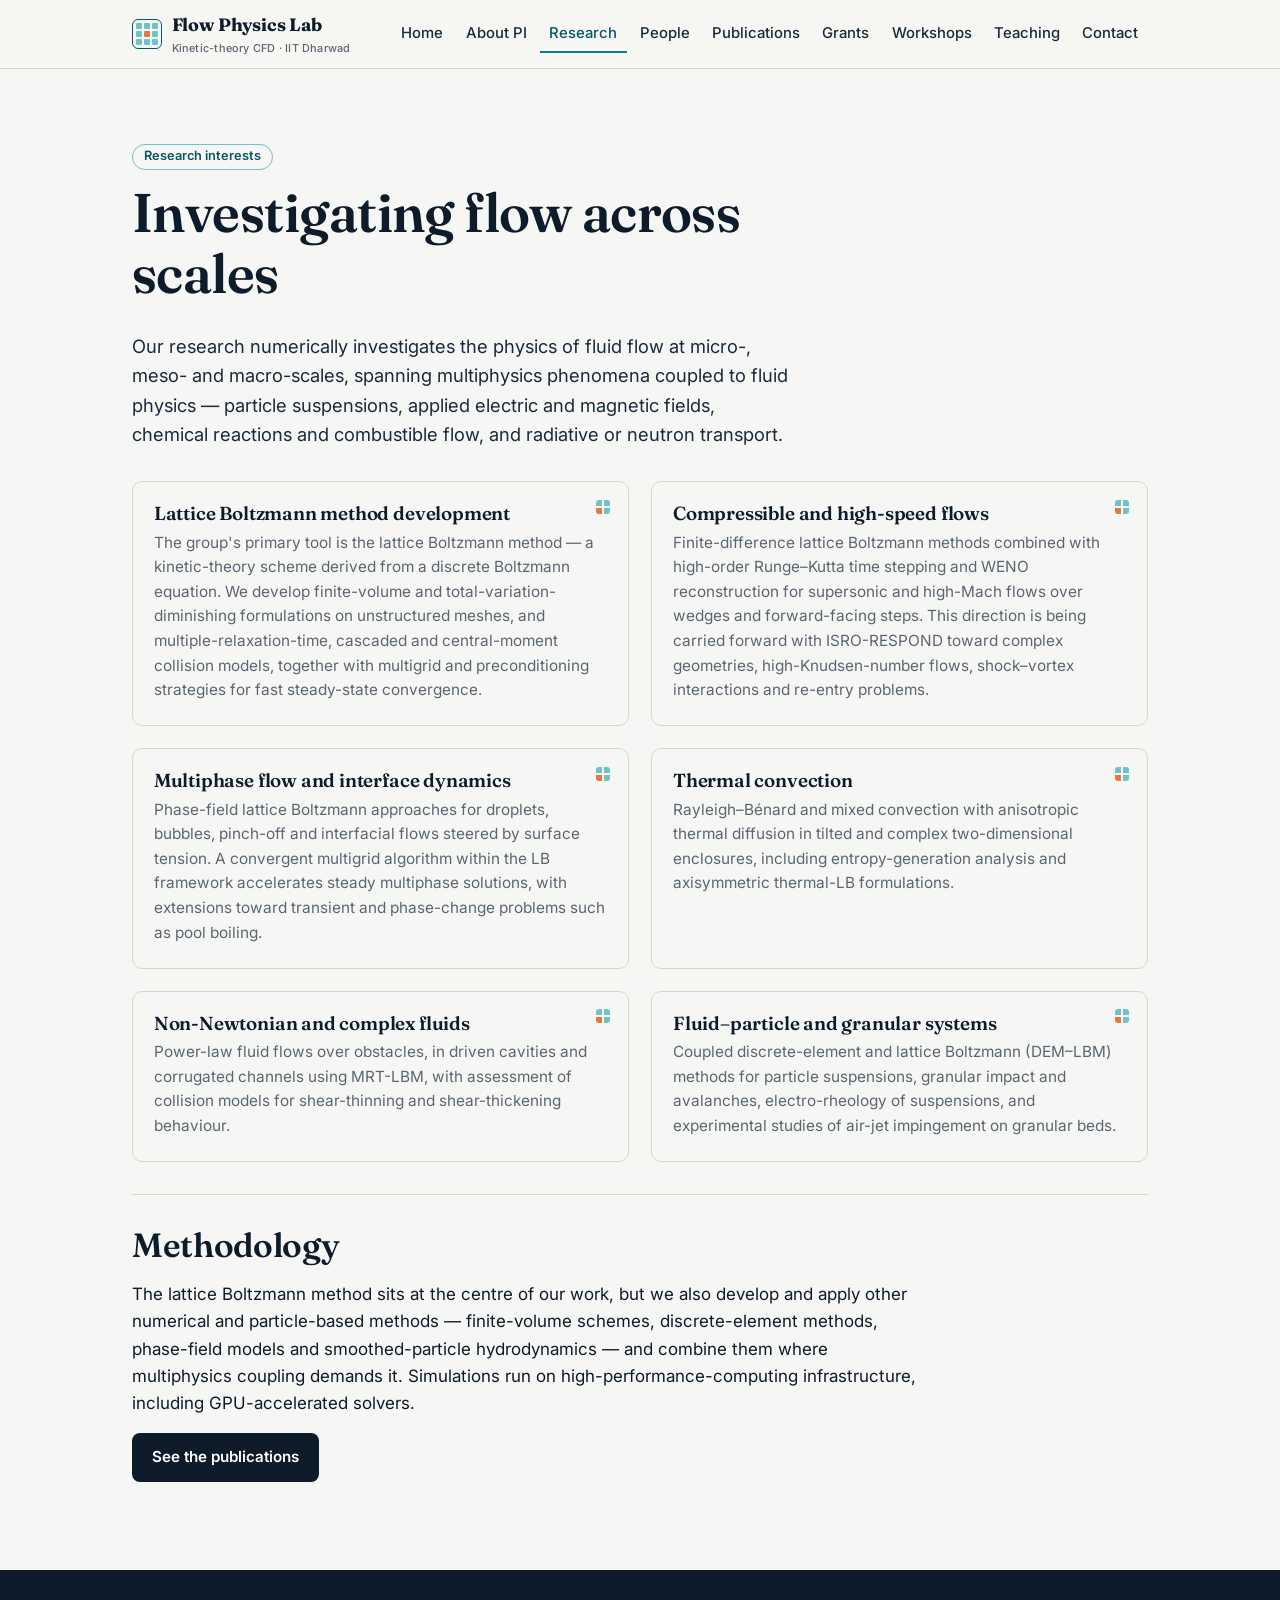
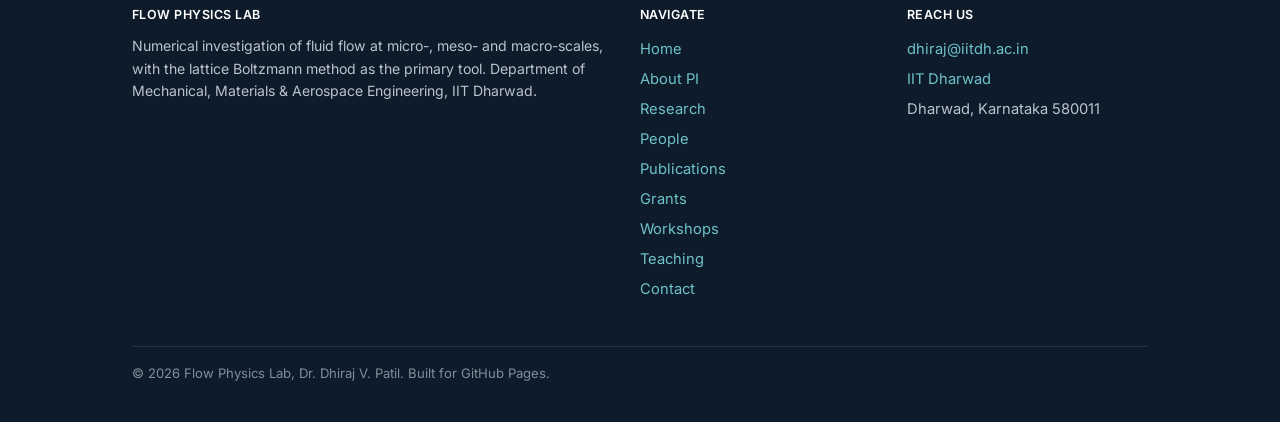
<file: research.html>
<!DOCTYPE html>
<html lang="en">
<head>
<meta charset="utf-8">
<meta name="viewport" content="width=device-width, initial-scale=1">
<title>Research — Flow Physics Lab</title>
<meta name="description" content="Research themes of the Flow Physics Lab: lattice Boltzmann method development, compressible flows, multiphase and interface dynamics, thermal convection, non-Newtonian and fluid–particle systems.">
<link rel="preconnect" href="https://fonts.googleapis.com">
<link rel="preconnect" href="https://fonts.gstatic.com" crossorigin>
<link href="https://fonts.googleapis.com/css2?family=Fraunces:opsz,wght@9..144,500;9..144,600;9..144,700&family=Inter:wght@400;500;600;700&display=swap" rel="stylesheet">
<link rel="stylesheet" href="assets/css/style.css">
</head>
<body>
<a class="skip" href="#main">Skip to content</a>
<header class="site-header">
  <div class="nav">
    <a class="brand" href="index.html">
      <span class="glyph" aria-hidden="true"><i></i><i></i><i></i><i></i><i></i><i></i><i></i><i></i><i></i></span>
      <span class="brand-text">Flow Physics Lab<small>Kinetic-theory CFD · IIT Dharwad</small></span>
    </a>
    <button class="nav-toggle" aria-expanded="false" aria-controls="nav-links">Menu</button>
    <nav class="nav-links" id="nav-links" aria-label="Primary">
          <a href="index.html">Home</a>
          <a href="about.html">About PI</a>
          <a href="research.html" aria-current="page">Research</a>
          <a href="people.html">People</a>
          <a href="publications.html">Publications</a>
          <a href="grants.html">Grants</a>
          <a href="workshops.html">Workshops</a>
          <a href="teaching.html">Teaching</a>
          <a href="contact.html">Contact</a>
    </nav>
  </div>
</header>
<main id="main">
<section class="section">
  <div class="container">
    <div class="section-head">
      <span class="kicker">Research interests</span>
      <h1>Investigating flow across scales</h1>
      <p class="lede">Our research numerically investigates the physics of fluid flow at micro-, meso- and macro-scales, spanning multiphysics phenomena coupled to fluid physics — particle suspensions, applied electric and magnetic fields, chemical reactions and combustible flow, and radiative or neutron transport.</p>
    </div>
    <div class="grid cols-2">
      <article class="theme"><h3>Lattice Boltzmann method development</h3><p>The group's primary tool is the lattice Boltzmann method — a kinetic-theory scheme derived from a discrete Boltzmann equation. We develop finite-volume and total-variation-diminishing formulations on unstructured meshes, and multiple-relaxation-time, cascaded and central-moment collision models, together with multigrid and preconditioning strategies for fast steady-state convergence.</p></article>
      <article class="theme"><h3>Compressible and high-speed flows</h3><p>Finite-difference lattice Boltzmann methods combined with high-order Runge–Kutta time stepping and WENO reconstruction for supersonic and high-Mach flows over wedges and forward-facing steps. This direction is being carried forward with ISRO-RESPOND toward complex geometries, high-Knudsen-number flows, shock–vortex interactions and re-entry problems.</p></article>
      <article class="theme"><h3>Multiphase flow and interface dynamics</h3><p>Phase-field lattice Boltzmann approaches for droplets, bubbles, pinch-off and interfacial flows steered by surface tension. A convergent multigrid algorithm within the LB framework accelerates steady multiphase solutions, with extensions toward transient and phase-change problems such as pool boiling.</p></article>
      <article class="theme"><h3>Thermal convection</h3><p>Rayleigh–Bénard and mixed convection with anisotropic thermal diffusion in tilted and complex two-dimensional enclosures, including entropy-generation analysis and axisymmetric thermal-LB formulations.</p></article>
      <article class="theme"><h3>Non-Newtonian and complex fluids</h3><p>Power-law fluid flows over obstacles, in driven cavities and corrugated channels using MRT-LBM, with assessment of collision models for shear-thinning and shear-thickening behaviour.</p></article>
      <article class="theme"><h3>Fluid–particle and granular systems</h3><p>Coupled discrete-element and lattice Boltzmann (DEM–LBM) methods for particle suspensions, granular impact and avalanches, electro-rheology of suspensions, and experimental studies of air-jet impingement on granular beds.</p></article>
    </div>
    <hr class="rule">
    <h2>Methodology</h2>
    <p>The lattice Boltzmann method sits at the centre of our work, but we also develop and apply other numerical and particle-based methods — finite-volume schemes, discrete-element methods, phase-field models and smoothed-particle hydrodynamics — and combine them where multiphysics coupling demands it. Simulations run on high-performance-computing infrastructure, including GPU-accelerated solvers.</p>
    <p><a class="btn btn-dark" href="publications.html">See the publications</a></p>
  </div>
</section>
</main>
<footer class="site-footer">
  <div class="container">
    <div>
      <h4>Flow Physics Lab</h4>
      <p class="small" style="color:#b9c4cc">Numerical investigation of fluid flow at micro-, meso- and macro-scales, with the lattice Boltzmann method as the primary tool. Department of Mechanical, Materials &amp; Aerospace Engineering, IIT Dharwad.</p>
    </div>
    <div>
      <h4>Navigate</h4>
      <ul>
        <li><a href="index.html">Home</a></li>
        <li><a href="about.html">About PI</a></li>
        <li><a href="research.html">Research</a></li>
        <li><a href="people.html">People</a></li>
        <li><a href="publications.html">Publications</a></li>
        <li><a href="grants.html">Grants</a></li>
        <li><a href="workshops.html">Workshops</a></li>
        <li><a href="teaching.html">Teaching</a></li>
        <li><a href="contact.html">Contact</a></li>
      </ul>
    </div>
    <div>
      <h4>Reach us</h4>
      <ul>
        <li><a href="mailto:dhiraj@iitdh.ac.in">dhiraj@iitdh.ac.in</a></li>
        <li><a href="https://www.iitdh.ac.in/" target="_blank" rel="noopener">IIT Dharwad</a></li>
        <li>Dharwad, Karnataka 580011</li>
      </ul>
    </div>
    <div class="fine">
      © <span id="yr"></span> Flow Physics Lab, Dr. Dhiraj V. Patil. Built for GitHub Pages.
      <script>document.getElementById("yr").textContent=new Date().getFullYear();</script>
    </div>
  </div>
</footer>
<script src="assets/js/site.js"></script>
</body>
</html>
</file>
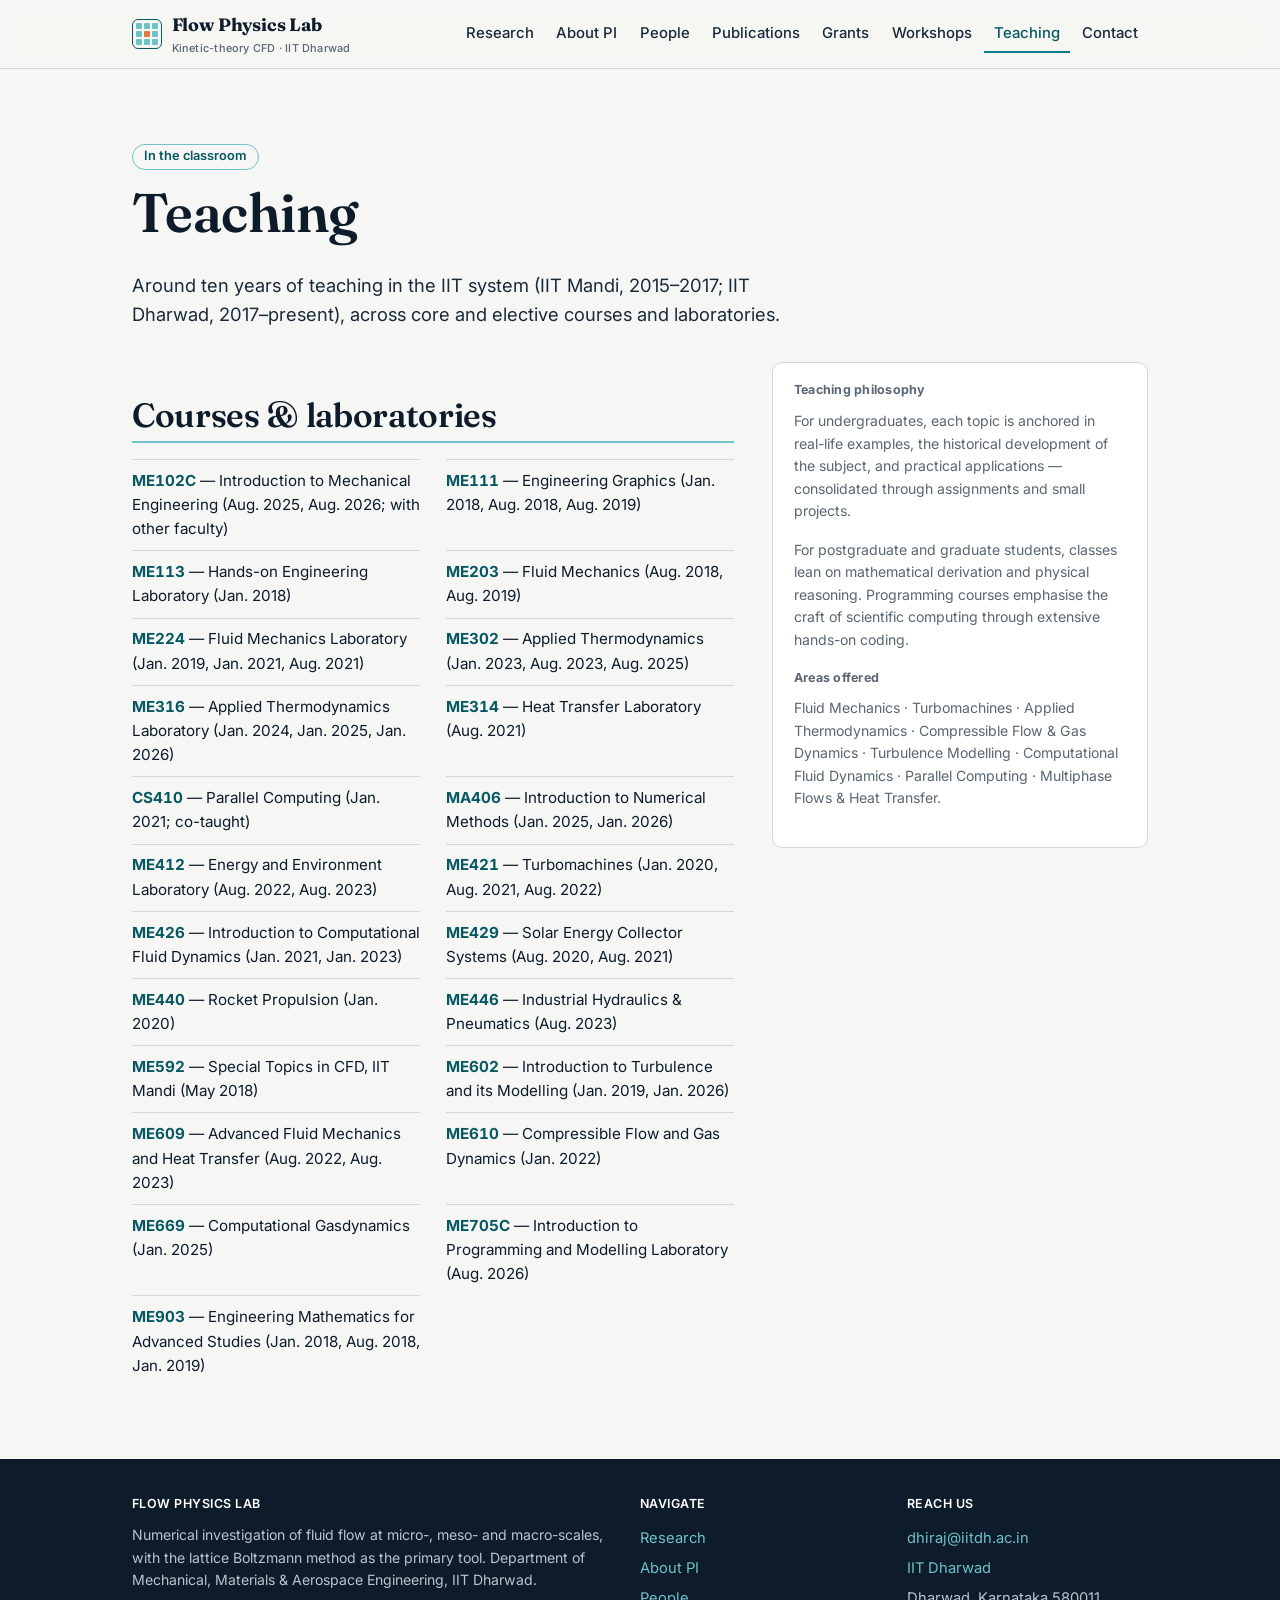
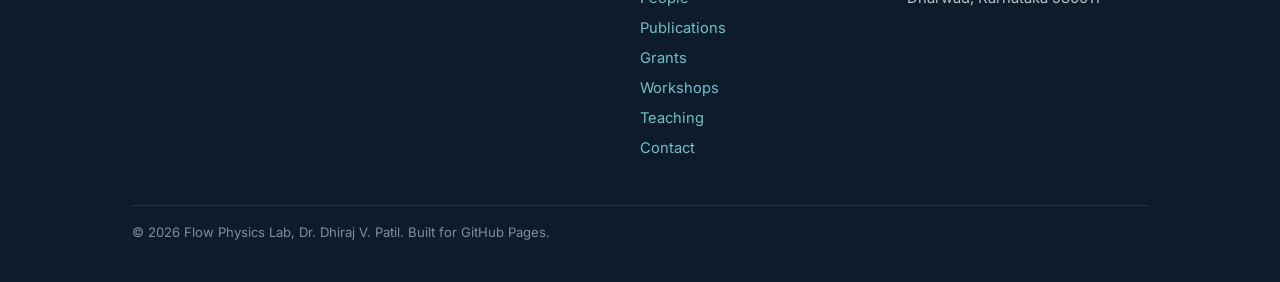
<file: teaching.html>
<!DOCTYPE html>
<html lang="en">
<head>
<meta charset="utf-8">
<meta name="viewport" content="width=device-width, initial-scale=1">
<title>Teaching — Flow Physics Lab</title>
<meta name="description" content="Courses and laboratories taught by Dr. Dhiraj V. Patil at IIT Dharwad and IIT Mandi across undergraduate and postgraduate levels.">
<link rel="preconnect" href="https://fonts.googleapis.com">
<link rel="preconnect" href="https://fonts.gstatic.com" crossorigin>
<link href="https://fonts.googleapis.com/css2?family=Fraunces:opsz,wght@9..144,500;9..144,600;9..144,700&family=Inter:wght@400;500;600;700&display=swap" rel="stylesheet">
<link rel="stylesheet" href="assets/css/style.css">
</head>
<body>
<a class="skip" href="#main">Skip to content</a>
<header class="site-header">
  <div class="nav">
    <a class="brand" href="index.html">
      <span class="glyph" aria-hidden="true"><i></i><i></i><i></i><i></i><i></i><i></i><i></i><i></i><i></i></span>
      <span class="brand-text">Flow Physics Lab<small>Kinetic-theory CFD · IIT Dharwad</small></span>
    </a>
    <button class="nav-toggle" aria-expanded="false" aria-controls="nav-links">Menu</button>
    <nav class="nav-links" id="nav-links" aria-label="Primary">
          <a href="index.html">Research</a>
          <a href="about.html">About PI</a>
          <a href="people.html">People</a>
          <a href="publications.html">Publications</a>
          <a href="grants.html">Grants</a>
          <a href="workshops.html">Workshops</a>
          <a href="teaching.html" aria-current="page">Teaching</a>
          <a href="contact.html">Contact</a>
    </nav>
  </div>
</header>
<main id="main">
<section class="section">
  <div class="container">
    <div class="section-head">
      <span class="kicker">In the classroom</span>
      <h1>Teaching</h1>
      <p class="lede">Around ten years of teaching in the IIT system (IIT Mandi, 2015–2017; IIT Dharwad, 2017–present), across core and elective courses and laboratories.</p>
    </div>
    <div class="split">
      <div>
        <h2 class="subhead">Courses &amp; laboratories</h2>
        <ul class="course-list">
      <li><span class="code">ME102C</span> — Introduction to Mechanical Engineering (Aug. 2025, Aug. 2026; with other faculty)</li>
      <li><span class="code">ME111</span> — Engineering Graphics (Jan. 2018, Aug. 2018, Aug. 2019)</li>
      <li><span class="code">ME113</span> — Hands-on Engineering Laboratory (Jan. 2018)</li>
      <li><span class="code">ME203</span> — Fluid Mechanics (Aug. 2018, Aug. 2019)</li>
      <li><span class="code">ME224</span> — Fluid Mechanics Laboratory (Jan. 2019, Jan. 2021, Aug. 2021)</li>
      <li><span class="code">ME302</span> — Applied Thermodynamics (Jan. 2023, Aug. 2023, Aug. 2025)</li>
      <li><span class="code">ME316</span> — Applied Thermodynamics Laboratory (Jan. 2024, Jan. 2025, Jan. 2026)</li>
      <li><span class="code">ME314</span> — Heat Transfer Laboratory (Aug. 2021)</li>
      <li><span class="code">CS410</span> — Parallel Computing (Jan. 2021; co-taught)</li>
      <li><span class="code">MA406</span> — Introduction to Numerical Methods (Jan. 2025, Jan. 2026)</li>
      <li><span class="code">ME412</span> — Energy and Environment Laboratory (Aug. 2022, Aug. 2023)</li>
      <li><span class="code">ME421</span> — Turbomachines (Jan. 2020, Aug. 2021, Aug. 2022)</li>
      <li><span class="code">ME426</span> — Introduction to Computational Fluid Dynamics (Jan. 2021, Jan. 2023)</li>
      <li><span class="code">ME429</span> — Solar Energy Collector Systems (Aug. 2020, Aug. 2021)</li>
      <li><span class="code">ME440</span> — Rocket Propulsion (Jan. 2020)</li>
      <li><span class="code">ME446</span> — Industrial Hydraulics &amp; Pneumatics (Aug. 2023)</li>
      <li><span class="code">ME592</span> — Special Topics in CFD, IIT Mandi (May 2018)</li>
      <li><span class="code">ME602</span> — Introduction to Turbulence and its Modelling (Jan. 2019, Jan. 2026)</li>
      <li><span class="code">ME609</span> — Advanced Fluid Mechanics and Heat Transfer (Aug. 2022, Aug. 2023)</li>
      <li><span class="code">ME610</span> — Compressible Flow and Gas Dynamics (Jan. 2022)</li>
      <li><span class="code">ME669</span> — Computational Gasdynamics (Jan. 2025)</li>
      <li><span class="code">ME705C</span> — Introduction to Programming and Modelling Laboratory (Aug. 2026)</li>
      <li><span class="code">ME903</span> — Engineering Mathematics for Advanced Studies (Jan. 2018, Aug. 2018, Jan. 2019)</li>
        </ul>
      </div>
      <aside class="card-side">
        <h3>Teaching philosophy</h3>
        <p class="small">For undergraduates, each topic is anchored in real-life examples, the historical development of the subject, and practical applications — consolidated through assignments and small projects.</p>
        <p class="small">For postgraduate and graduate students, classes lean on mathematical derivation and physical reasoning. Programming courses emphasise the craft of scientific computing through extensive hands-on coding.</p>
        <h3 style="margin-top:1.2rem">Areas offered</h3>
        <p class="small">Fluid Mechanics · Turbomachines · Applied Thermodynamics · Compressible Flow &amp; Gas Dynamics · Turbulence Modelling · Computational Fluid Dynamics · Parallel Computing · Multiphase Flows &amp; Heat Transfer.</p>
      </aside>
    </div>
  </div>
</section>
</main>
<footer class="site-footer">
  <div class="container">
    <div>
      <h4>Flow Physics Lab</h4>
      <p class="small" style="color:#b9c4cc">Numerical investigation of fluid flow at micro-, meso- and macro-scales, with the lattice Boltzmann method as the primary tool. Department of Mechanical, Materials &amp; Aerospace Engineering, IIT Dharwad.</p>
    </div>
    <div>
      <h4>Navigate</h4>
      <ul>
        <li><a href="index.html">Research</a></li>
        <li><a href="about.html">About PI</a></li>
        <li><a href="people.html">People</a></li>
        <li><a href="publications.html">Publications</a></li>
        <li><a href="grants.html">Grants</a></li>
        <li><a href="workshops.html">Workshops</a></li>
        <li><a href="teaching.html">Teaching</a></li>
        <li><a href="contact.html">Contact</a></li>
      </ul>
    </div>
    <div>
      <h4>Reach us</h4>
      <ul>
        <li><a href="mailto:dhiraj@iitdh.ac.in">dhiraj@iitdh.ac.in</a></li>
        <li><a href="https://www.iitdh.ac.in/" target="_blank" rel="noopener">IIT Dharwad</a></li>
        <li>Dharwad, Karnataka 580011</li>
      </ul>
    </div>
    <div class="fine">
      © <span id="yr"></span> Flow Physics Lab, Dr. Dhiraj V. Patil. Built for GitHub Pages.
      <script>document.getElementById("yr").textContent=new Date().getFullYear();</script>
    </div>
  </div>
</footer>
<script src="assets/js/site.js"></script>
</body>
</html>
</file>
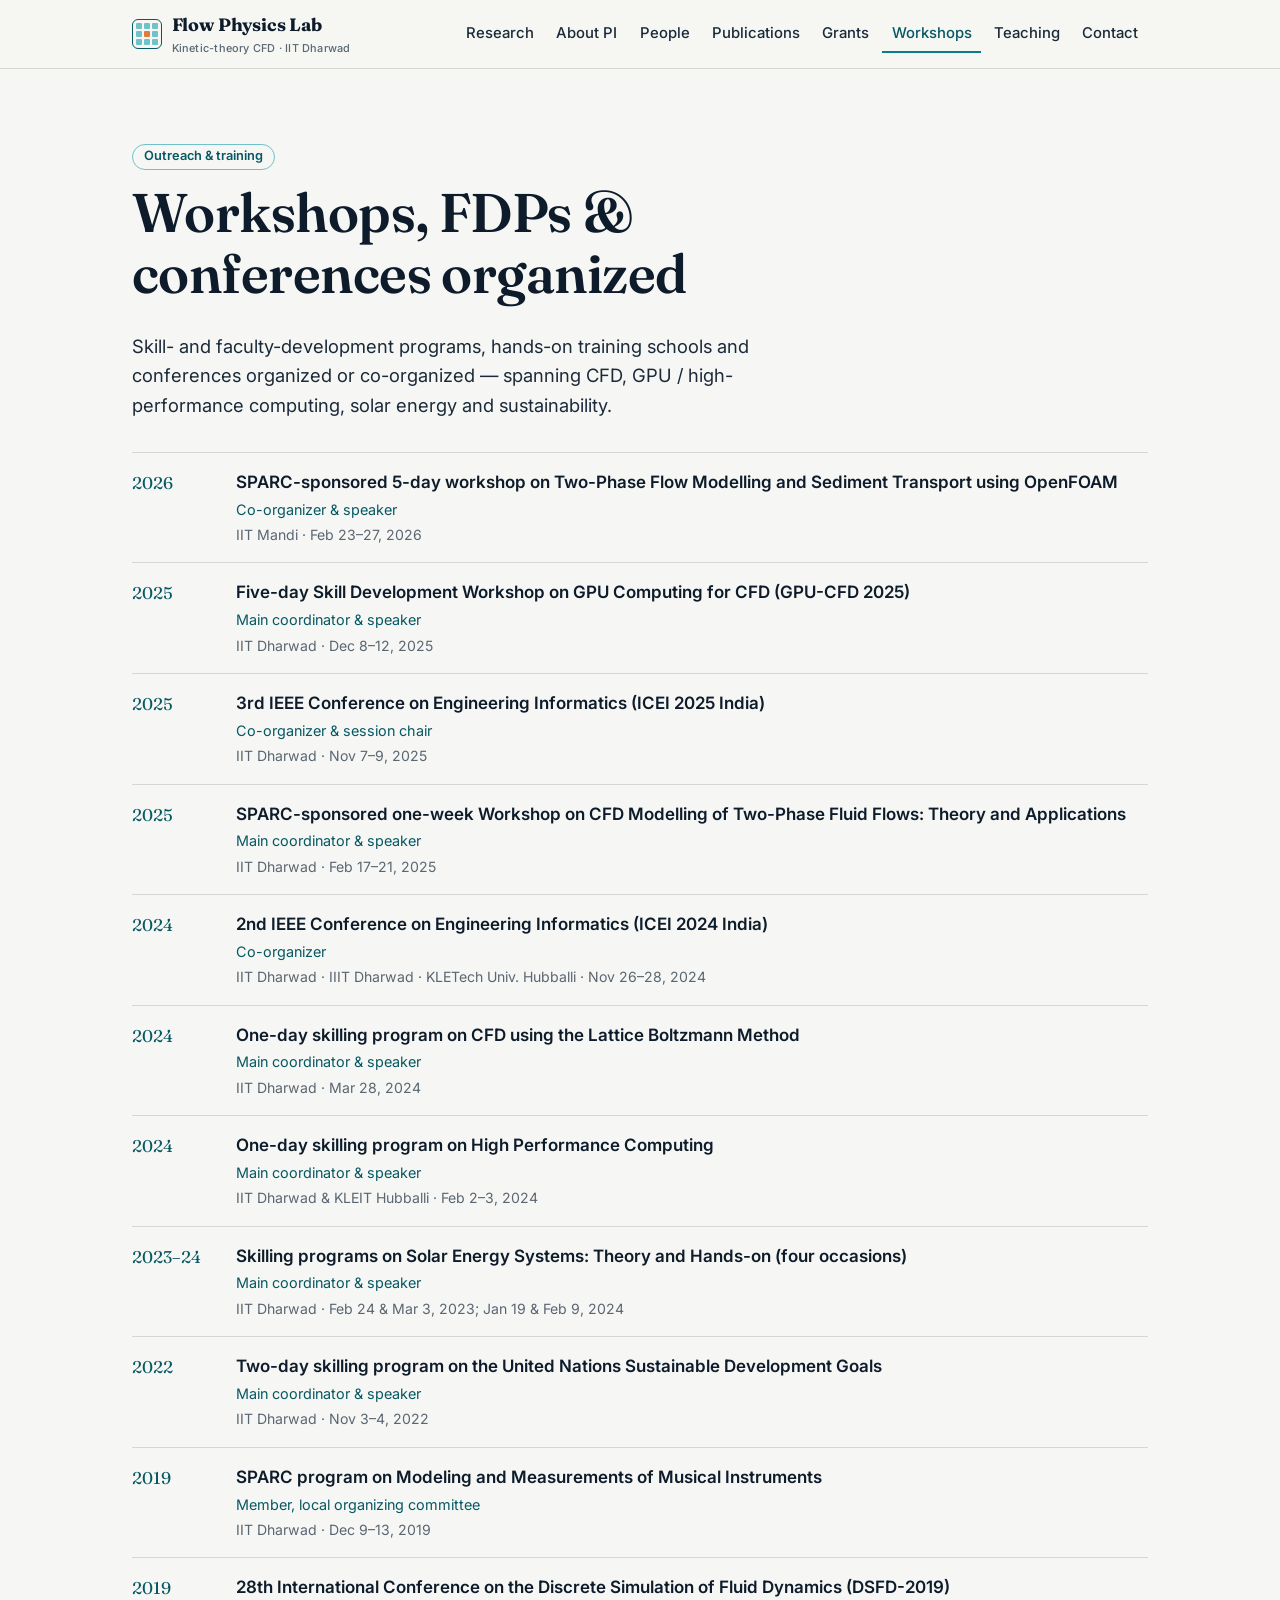
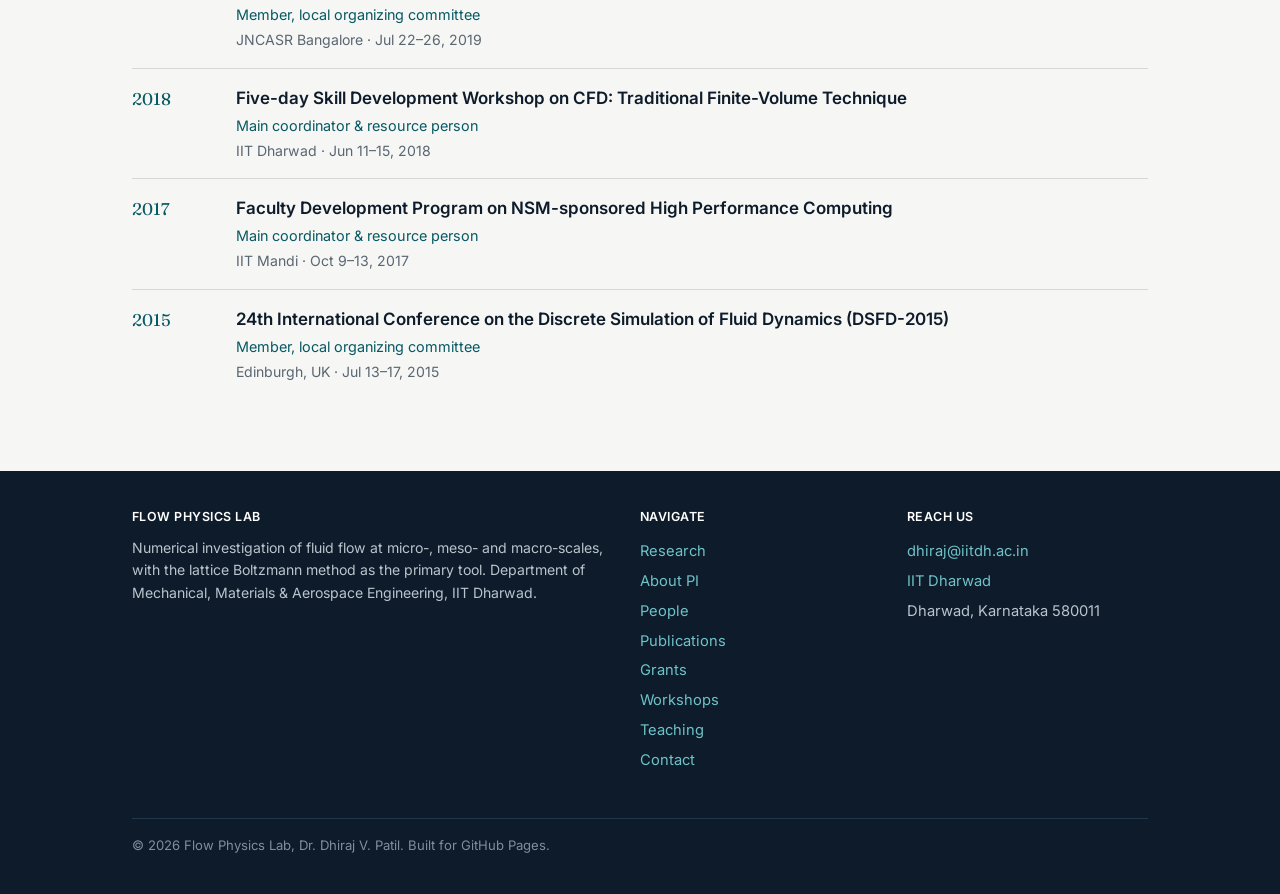
<file: workshops.html>
<!DOCTYPE html>
<html lang="en">
<head>
<meta charset="utf-8">
<meta name="viewport" content="width=device-width, initial-scale=1">
<title>Workshops, FDPs &amp; Conferences Organized — Flow Physics Lab</title>
<meta name="description" content="Workshops, skill-development programs, faculty development programs and conferences organized or co-organized by Dr. Dhiraj V. Patil at IIT Dharwad, IIT Mandi and internationally.">
<link rel="preconnect" href="https://fonts.googleapis.com">
<link rel="preconnect" href="https://fonts.gstatic.com" crossorigin>
<link href="https://fonts.googleapis.com/css2?family=Fraunces:opsz,wght@9..144,500;9..144,600;9..144,700&family=Inter:wght@400;500;600;700&display=swap" rel="stylesheet">
<link rel="stylesheet" href="assets/css/style.css">
</head>
<body>
<a class="skip" href="#main">Skip to content</a>
<header class="site-header">
  <div class="nav">
    <a class="brand" href="index.html">
      <span class="glyph" aria-hidden="true"><i></i><i></i><i></i><i></i><i></i><i></i><i></i><i></i><i></i></span>
      <span class="brand-text">Flow Physics Lab<small>Kinetic-theory CFD · IIT Dharwad</small></span>
    </a>
    <button class="nav-toggle" aria-expanded="false" aria-controls="nav-links">Menu</button>
    <nav class="nav-links" id="nav-links" aria-label="Primary">
          <a href="index.html">Research</a>
          <a href="about.html">About PI</a>
          <a href="people.html">People</a>
          <a href="publications.html">Publications</a>
          <a href="grants.html">Grants</a>
          <a href="workshops.html" aria-current="page">Workshops</a>
          <a href="teaching.html">Teaching</a>
          <a href="contact.html">Contact</a>
    </nav>
  </div>
</header>
<main id="main">
<section class="section">
  <div class="container">
    <div class="section-head">
      <span class="kicker">Outreach &amp; training</span>
      <h1>Workshops, FDPs &amp; conferences organized</h1>
      <p class="lede">Skill- and faculty-development programs, hands-on training schools and conferences organized or co-organized — spanning CFD, GPU / high-performance computing, solar energy and sustainability.</p>
    </div>
    <ol class="timeline">
      <li>
        <span class="ty">2026</span>
        <div class="tc">
          <div class="tt">SPARC-sponsored 5-day workshop on Two-Phase Flow Modelling and Sediment Transport using OpenFOAM</div>
          <div class="tr">Co-organizer &amp; speaker</div>
          <div class="tm small">IIT Mandi · Feb 23–27, 2026</div>
        </div>
      </li>
      <li>
        <span class="ty">2025</span>
        <div class="tc">
          <div class="tt">Five-day Skill Development Workshop on GPU Computing for CFD (GPU-CFD 2025)</div>
          <div class="tr">Main coordinator &amp; speaker</div>
          <div class="tm small">IIT Dharwad · Dec 8–12, 2025</div>
        </div>
      </li>
      <li>
        <span class="ty">2025</span>
        <div class="tc">
          <div class="tt">3rd IEEE Conference on Engineering Informatics (ICEI 2025 India)</div>
          <div class="tr">Co-organizer &amp; session chair</div>
          <div class="tm small">IIT Dharwad · Nov 7–9, 2025</div>
        </div>
      </li>
      <li>
        <span class="ty">2025</span>
        <div class="tc">
          <div class="tt">SPARC-sponsored one-week Workshop on CFD Modelling of Two-Phase Fluid Flows: Theory and Applications</div>
          <div class="tr">Main coordinator &amp; speaker</div>
          <div class="tm small">IIT Dharwad · Feb 17–21, 2025</div>
        </div>
      </li>
      <li>
        <span class="ty">2024</span>
        <div class="tc">
          <div class="tt">2nd IEEE Conference on Engineering Informatics (ICEI 2024 India)</div>
          <div class="tr">Co-organizer</div>
          <div class="tm small">IIT Dharwad · IIIT Dharwad · KLETech Univ. Hubballi · Nov 26–28, 2024</div>
        </div>
      </li>
      <li>
        <span class="ty">2024</span>
        <div class="tc">
          <div class="tt">One-day skilling program on CFD using the Lattice Boltzmann Method</div>
          <div class="tr">Main coordinator &amp; speaker</div>
          <div class="tm small">IIT Dharwad · Mar 28, 2024</div>
        </div>
      </li>
      <li>
        <span class="ty">2024</span>
        <div class="tc">
          <div class="tt">One-day skilling program on High Performance Computing</div>
          <div class="tr">Main coordinator &amp; speaker</div>
          <div class="tm small">IIT Dharwad &amp; KLEIT Hubballi · Feb 2–3, 2024</div>
        </div>
      </li>
      <li>
        <span class="ty">2023–24</span>
        <div class="tc">
          <div class="tt">Skilling programs on Solar Energy Systems: Theory and Hands-on (four occasions)</div>
          <div class="tr">Main coordinator &amp; speaker</div>
          <div class="tm small">IIT Dharwad · Feb 24 &amp; Mar 3, 2023; Jan 19 &amp; Feb 9, 2024</div>
        </div>
      </li>
      <li>
        <span class="ty">2022</span>
        <div class="tc">
          <div class="tt">Two-day skilling program on the United Nations Sustainable Development Goals</div>
          <div class="tr">Main coordinator &amp; speaker</div>
          <div class="tm small">IIT Dharwad · Nov 3–4, 2022</div>
        </div>
      </li>
      <li>
        <span class="ty">2019</span>
        <div class="tc">
          <div class="tt">SPARC program on Modeling and Measurements of Musical Instruments</div>
          <div class="tr">Member, local organizing committee</div>
          <div class="tm small">IIT Dharwad · Dec 9–13, 2019</div>
        </div>
      </li>
      <li>
        <span class="ty">2019</span>
        <div class="tc">
          <div class="tt">28th International Conference on the Discrete Simulation of Fluid Dynamics (DSFD-2019)</div>
          <div class="tr">Member, local organizing committee</div>
          <div class="tm small">JNCASR Bangalore · Jul 22–26, 2019</div>
        </div>
      </li>
      <li>
        <span class="ty">2018</span>
        <div class="tc">
          <div class="tt">Five-day Skill Development Workshop on CFD: Traditional Finite-Volume Technique</div>
          <div class="tr">Main coordinator &amp; resource person</div>
          <div class="tm small">IIT Dharwad · Jun 11–15, 2018</div>
        </div>
      </li>
      <li>
        <span class="ty">2017</span>
        <div class="tc">
          <div class="tt">Faculty Development Program on NSM-sponsored High Performance Computing</div>
          <div class="tr">Main coordinator &amp; resource person</div>
          <div class="tm small">IIT Mandi · Oct 9–13, 2017</div>
        </div>
      </li>
      <li>
        <span class="ty">2015</span>
        <div class="tc">
          <div class="tt">24th International Conference on the Discrete Simulation of Fluid Dynamics (DSFD-2015)</div>
          <div class="tr">Member, local organizing committee</div>
          <div class="tm small">Edinburgh, UK · Jul 13–17, 2015</div>
        </div>
      </li>
    </ol>
  </div>
</section>
</main>
<footer class="site-footer">
  <div class="container">
    <div>
      <h4>Flow Physics Lab</h4>
      <p class="small" style="color:#b9c4cc">Numerical investigation of fluid flow at micro-, meso- and macro-scales, with the lattice Boltzmann method as the primary tool. Department of Mechanical, Materials &amp; Aerospace Engineering, IIT Dharwad.</p>
    </div>
    <div>
      <h4>Navigate</h4>
      <ul>
        <li><a href="index.html">Research</a></li>
        <li><a href="about.html">About PI</a></li>
        <li><a href="people.html">People</a></li>
        <li><a href="publications.html">Publications</a></li>
        <li><a href="grants.html">Grants</a></li>
        <li><a href="workshops.html">Workshops</a></li>
        <li><a href="teaching.html">Teaching</a></li>
        <li><a href="contact.html">Contact</a></li>
      </ul>
    </div>
    <div>
      <h4>Reach us</h4>
      <ul>
        <li><a href="mailto:dhiraj@iitdh.ac.in">dhiraj@iitdh.ac.in</a></li>
        <li><a href="https://www.iitdh.ac.in/" target="_blank" rel="noopener">IIT Dharwad</a></li>
        <li>Dharwad, Karnataka 580011</li>
      </ul>
    </div>
    <div class="fine">
      © <span id="yr"></span> Flow Physics Lab, Dr. Dhiraj V. Patil. Built for GitHub Pages.
      <script>document.getElementById("yr").textContent=new Date().getFullYear();</script>
    </div>
  </div>
</footer>
<script src="assets/js/site.js"></script>
</body>
</html>
</file>
<file: assets/css/style.css>
/* ============================================================
   Flow Physics Lab — shared styles
   Palette: deep ink, paper, fluid cyan/teal, warm signal
   Type: Fraunces (display, for the "physics" character) + Inter (UI/body)
   Motif: the discrete lattice of the Lattice Boltzmann Method
   ============================================================ */

:root {
  --ink:        #0d1b2a;   /* deep near-navy ink */
  --ink-soft:   #1b2a3a;
  --paper:      #f6f7f4;   /* cool paper */
  --paper-2:    #eceee8;
  --line:       #d3d8d0;
  --muted:      #5a6672;
  --flow:       #0a7d8c;   /* fluid teal */
  --flow-deep:  #075863;
  --flow-light: #6fc2c9;
  --signal:     #e07a3f;   /* warm signal for accents that must stand out */
  --white:      #ffffff;
  --shadow:     0 1px 0 var(--line);

  --maxw: 1080px;
  --gap: clamp(1rem, 2.5vw, 2rem);
}

*, *::before, *::after { box-sizing: border-box; }

html { scroll-behavior: smooth; }
@media (prefers-reduced-motion: reduce) {
  html { scroll-behavior: auto; }
  * { animation: none !important; transition: none !important; }
}

body {
  margin: 0;
  font-family: "Inter", system-ui, -apple-system, "Segoe UI", Roboto, sans-serif;
  color: var(--ink);
  background: var(--paper);
  line-height: 1.6;
  font-size: 17px;
  -webkit-font-smoothing: antialiased;
}

h1, h2, h3, h4 {
  font-family: "Fraunces", Georgia, "Times New Roman", serif;
  font-weight: 600;
  line-height: 1.12;
  color: var(--ink);
  margin: 0 0 .5em;
  letter-spacing: -0.01em;
}
h1 { font-size: clamp(2.1rem, 5vw, 3.4rem); }
h2 { font-size: clamp(1.5rem, 3.2vw, 2.1rem); }
h3 { font-size: 1.18rem; font-weight: 600; }

a { color: var(--flow-deep); text-decoration: none; }
a:hover { color: var(--flow); text-decoration: underline; text-underline-offset: 3px; }

p { margin: 0 0 1rem; max-width: 72ch; }

.container { width: 100%; max-width: var(--maxw); margin: 0 auto; padding: 0 var(--gap); }

/* ---------- Skip link + focus ---------- */
.skip {
  position: absolute; left: -999px; top: 0;
  background: var(--ink); color: var(--white); padding: .6rem 1rem; z-index: 100;
}
.skip:focus { left: .5rem; top: .5rem; }
:focus-visible { outline: 3px solid var(--flow); outline-offset: 2px; }

/* ---------- Header / nav ---------- */
.site-header {
  position: sticky; top: 0; z-index: 40;
  background: rgba(246,247,244,.92);
  backdrop-filter: saturate(140%) blur(8px);
  border-bottom: 1px solid var(--line);
}
.nav {
  display: flex; align-items: center; justify-content: space-between;
  gap: 1rem; padding: .7rem var(--gap); max-width: var(--maxw); margin: 0 auto;
}
.brand { display: flex; align-items: center; gap: .6rem; font-weight: 700; color: var(--ink); }
.brand:hover { text-decoration: none; }
.brand .glyph {
  width: 30px; height: 30px; flex: none;
  display: grid; grid-template-columns: repeat(3, 1fr); grid-template-rows: repeat(3, 1fr);
  gap: 2px; padding: 3px; border: 1.5px solid var(--flow-deep); border-radius: 6px;
}
.brand .glyph i { background: var(--flow-light); border-radius: 1px; }
.brand .glyph i:nth-child(5) { background: var(--signal); }
.brand-text { font-family: "Fraunces", serif; font-size: 1.12rem; letter-spacing: -0.01em; }
.brand-text small { display: block; font-family: "Inter",sans-serif; font-weight: 500; font-size: .68rem; color: var(--muted); letter-spacing: .02em; }

.nav-links { display: flex; flex-wrap: wrap; gap: .2rem; align-items: center; }
.nav-links a {
  color: var(--ink-soft); font-size: .93rem; font-weight: 500;
  padding: .4rem .6rem; border-radius: 6px;
}
.nav-links a:hover { background: var(--paper-2); text-decoration: none; color: var(--ink); }
.nav-links a[aria-current="page"] { color: var(--flow-deep); box-shadow: inset 0 -2px 0 var(--flow); border-radius: 0; }

.nav-toggle {
  display: none; background: none; border: 1.5px solid var(--line); border-radius: 6px;
  padding: .35rem .5rem; cursor: pointer; color: var(--ink);
}
@media (max-width: 860px) {
  .nav-toggle { display: inline-flex; }
  .nav-links {
    display: none; position: absolute; top: 100%; left: 0; right: 0;
    flex-direction: column; align-items: stretch; gap: 0;
    background: var(--paper); border-bottom: 1px solid var(--line); padding: .5rem var(--gap) 1rem;
  }
  .nav-links.open { display: flex; }
  .nav-links a { padding: .7rem .4rem; border-bottom: 1px solid var(--line); border-radius: 0; }
}

/* ---------- Hero ---------- */
.hero { position: relative; overflow: hidden; background: var(--ink); color: var(--paper); }
.hero canvas { position: absolute; inset: 0; width: 100%; height: 100%; display: block; opacity: .55; }
.hero .container { position: relative; z-index: 2; padding-top: clamp(3rem, 8vw, 6rem); padding-bottom: clamp(3rem, 8vw, 6rem); }
.hero h1 { color: var(--white); max-width: 16ch; }
.hero .eyebrow { color: var(--flow-light); font-weight: 600; font-size: .95rem; margin-bottom: .8rem; }
.hero p.lead { color: #cdd6dd; font-size: 1.12rem; max-width: 60ch; }
.hero .cta-row { display: flex; flex-wrap: wrap; gap: .8rem; margin-top: 1.6rem; }

.btn {
  display: inline-flex; align-items: center; gap: .5rem;
  padding: .7rem 1.2rem; border-radius: 8px; font-weight: 600; font-size: .95rem;
  border: 1.5px solid transparent; cursor: pointer;
}
.btn-primary { background: var(--flow); color: var(--white); }
.btn-primary:hover { background: var(--flow-light); color: var(--ink); text-decoration: none; }
.btn-ghost { border-color: rgba(255,255,255,.4); color: var(--white); }
.btn-ghost:hover { border-color: var(--flow-light); color: var(--flow-light); text-decoration: none; }
.btn-dark { background: var(--ink); color: var(--white); }
.btn-dark:hover { background: var(--flow-deep); color: var(--white); text-decoration: none; }

/* ---------- Sections ---------- */
main { display: block; }
.section { padding: clamp(2.5rem, 6vw, 4.5rem) 0; }
.section.alt { background: var(--white); border-block: 1px solid var(--line); }
.section-head { max-width: 60ch; margin-bottom: 2rem; }
.section-head .kicker {
  display: inline-block; font-size: .8rem; font-weight: 600; color: var(--flow-deep);
  border: 1px solid var(--flow-light); border-radius: 999px; padding: .12rem .7rem; margin-bottom: .8rem;
}

.lede { font-size: 1.15rem; color: var(--ink-soft); max-width: 65ch; }

/* ---------- Grids ---------- */
.grid { display: grid; gap: 1.4rem; }
.grid.cols-2 { grid-template-columns: repeat(2, 1fr); }
.grid.cols-3 { grid-template-columns: repeat(3, 1fr); }
.grid.cols-4 { grid-template-columns: repeat(auto-fit, minmax(150px,1fr)); }
@media (max-width: 780px) { .grid.cols-2, .grid.cols-3 { grid-template-columns: 1fr; } }

/* research theme cards — bordered, no drop shadows, lattice tick in corner */
.theme {
  border: 1px solid var(--line); border-radius: 10px; padding: 1.3rem 1.3rem 1.4rem;
  background: var(--paper); position: relative;
}
.theme::before {
  content: ""; position: absolute; top: 1.1rem; right: 1.1rem;
  width: 14px; height: 14px; border-radius: 3px;
  background:
    linear-gradient(var(--flow-light) 0 0) 0 0/6px 6px no-repeat,
    linear-gradient(var(--flow-light) 0 0) 8px 0/6px 6px no-repeat,
    linear-gradient(var(--signal) 0 0) 0 8px/6px 6px no-repeat,
    linear-gradient(var(--flow-light) 0 0) 8px 8px/6px 6px no-repeat;
}
.theme h3 { margin-bottom: .4rem; padding-right: 1.6rem; }
.theme p { font-size: .96rem; color: var(--muted); margin: 0; }

/* stat band */
.stats { display: grid; grid-template-columns: repeat(4,1fr); gap: 1px; background: var(--line); border: 1px solid var(--line); border-radius: 10px; overflow: hidden; }
@media (max-width: 620px) { .stats { grid-template-columns: repeat(2,1fr); } }
.stat { background: var(--white); padding: 1.3rem 1rem; text-align: center; }
.stat .n { font-family: "Fraunces", serif; font-size: 2rem; color: var(--flow-deep); line-height: 1; }
.stat .l { font-size: .82rem; color: var(--muted); margin-top: .35rem; }

/* ---------- About / two-col ---------- */
.split { display: grid; grid-template-columns: 1.6fr 1fr; gap: 2.4rem; align-items: start; }
@media (max-width: 820px) { .split { grid-template-columns: 1fr; } }
.card-side {
  border: 1px solid var(--line); border-radius: 10px; background: var(--white); padding: 1.3rem;
}
.card-side h3 { font-family: "Inter",sans-serif; font-size: .78rem; text-transform: none; letter-spacing: .02em; color: var(--muted); font-weight: 700; margin-bottom: .8rem; }
.fact { display: flex; gap: .6rem; padding: .5rem 0; border-top: 1px solid var(--line); font-size: .95rem; }
.fact:first-of-type { border-top: none; }
.fact .k { color: var(--muted); min-width: 6.5rem; flex: none; }

/* ---------- People ---------- */
.people-grid { display: grid; grid-template-columns: repeat(auto-fill, minmax(220px,1fr)); gap: 1rem; }
.person {
  border: 1px solid var(--line); border-radius: 10px; padding: 1rem 1.1rem; background: var(--white);
}
.person .role { font-size: .8rem; color: var(--flow-deep); font-weight: 600; }
.person .name { font-weight: 600; margin: .15rem 0 .2rem; }
.person .topic { font-size: .9rem; color: var(--muted); }
.person .yr { font-size: .8rem; color: var(--muted); margin-top: .4rem; }
.subhead { margin: 2.2rem 0 1rem; padding-bottom: .4rem; border-bottom: 2px solid var(--flow-light); }

/* ---------- Publications ---------- */
.pub-controls { display: flex; flex-wrap: wrap; gap: .6rem; align-items: center; margin-bottom: 1.6rem; }
.pub-controls input[type="search"] {
  flex: 1 1 260px; padding: .6rem .8rem; border: 1.5px solid var(--line); border-radius: 8px;
  font: inherit; background: var(--white); color: var(--ink);
}
.pub-controls input:focus { border-color: var(--flow); outline: none; }
.pill {
  border: 1.5px solid var(--line); background: var(--white); color: var(--ink-soft);
  border-radius: 999px; padding: .35rem .85rem; font-size: .85rem; font-weight: 600; cursor: pointer;
}
.pill[aria-pressed="true"] { background: var(--ink); color: var(--white); border-color: var(--ink); }

ol.pubs { list-style: none; counter-reset: p; margin: 0; padding: 0; }
ol.pubs li {
  counter-increment: p; position: relative;
  padding: .85rem 0 .85rem 3rem; border-top: 1px solid var(--line); font-size: .97rem;
}
ol.pubs li::before {
  content: counter(p); position: absolute; left: 0; top: .95rem;
  font-family: "Fraunces", serif; font-size: .9rem; color: var(--flow-deep);
  width: 2.1rem; text-align: right; font-variant-numeric: tabular-nums;
}
ol.pubs li .jrnl { font-style: italic; color: var(--ink-soft); }
ol.pubs li .yr { color: var(--muted); }
ol.pubs li .tag {
  display: inline-block; font-size: .72rem; font-weight: 700; color: var(--flow-deep);
  border: 1px solid var(--flow-light); border-radius: 4px; padding: 0 .35rem; margin-left: .4rem; vertical-align: middle;
}
.count-note { color: var(--muted); font-size: .9rem; margin-bottom: 1rem; }
.empty-note { color: var(--muted); padding: 1.4rem 0; }

/* ---------- Teaching list ---------- */
.course-list { list-style: none; margin: 0; padding: 0; display: grid; grid-template-columns: 1fr 1fr; gap: 0 1.6rem; }
@media (max-width: 720px){ .course-list { grid-template-columns: 1fr; } }
.course-list li { padding: .55rem 0; border-top: 1px solid var(--line); font-size: .95rem; }
.course-list li .code { font-weight: 700; color: var(--flow-deep); font-variant-numeric: tabular-nums; }

/* ---------- Contact ---------- */
.contact-card {
  border: 1px solid var(--line); border-radius: 12px; background: var(--white); padding: 1.6rem;
  display: grid; grid-template-columns: 1fr 1fr; gap: 1.6rem;
}
@media (max-width: 720px){ .contact-card { grid-template-columns: 1fr; } }

/* ---------- Footer ---------- */
.site-footer { background: var(--ink); color: #b9c4cc; margin-top: 0; }
.site-footer .container { padding-top: 2.4rem; padding-bottom: 2.4rem; display: grid; grid-template-columns: 2fr 1fr 1fr; gap: 1.6rem; }
@media (max-width: 720px){ .site-footer .container { grid-template-columns: 1fr; } }
.site-footer h4 { color: var(--white); font-family: "Inter",sans-serif; font-size: .78rem; letter-spacing: .04em; text-transform: uppercase; margin-bottom: .8rem; }
.site-footer a { color: var(--flow-light); }
.site-footer ul { list-style: none; margin: 0; padding: 0; }
.site-footer li { padding: .2rem 0; font-size: .92rem; }
.site-footer .fine { grid-column: 1 / -1; border-top: 1px solid #22364a; margin-top: 1rem; padding-top: 1rem; font-size: .82rem; color: #7f8f9b; }

/* announcement bar */
.notice {
  background: var(--flow-deep); color: #eafcff; font-size: .9rem;
  text-align: center; padding: .5rem var(--gap);
}
.notice a { color: #fff; text-decoration: underline; }

hr.rule { border: none; border-top: 1px solid var(--line); margin: 2rem 0; }
.small { font-size: .88rem; color: var(--muted); }

/* ---------- Grants table ---------- */
.grant-table { width: 100%; border-collapse: collapse; font-size: .95rem; }
.grant-table th, .grant-table td { text-align: left; padding: .7rem .8rem; border-bottom: 1px solid var(--line); vertical-align: top; }
.grant-table thead th { background: var(--paper-2); font-size: .82rem; letter-spacing: .01em; color: var(--ink); border-bottom: 2px solid var(--flow-light); }
.grant-table .ag { font-weight: 600; color: var(--flow-deep); white-space: nowrap; }
.grant-table .role, .grant-table .per { white-space: nowrap; color: var(--muted); }
.grant-table tbody tr:hover { background: var(--paper-2); }

/* ---------- Timeline (workshops) ---------- */
ol.timeline { list-style: none; margin: 0; padding: 0; }
ol.timeline li { display: grid; grid-template-columns: 5.5rem 1fr; gap: 1rem; padding: 1rem 0; border-top: 1px solid var(--line); }
ol.timeline .ty { font-family: "Fraunces", serif; color: var(--flow-deep); font-variant-numeric: tabular-nums; }
ol.timeline .tt { font-weight: 600; }
ol.timeline .tr { color: var(--flow-deep); font-size: .9rem; margin-top: .1rem; }
ol.timeline .tm { margin-top: .2rem; }
@media (max-width: 560px){ ol.timeline li { grid-template-columns: 1fr; gap: .2rem; } }

/* ---------- Callout + placeholder ---------- */
.callout { border: 1px solid var(--flow-light); background: #eef7f8; border-left: 4px solid var(--flow); border-radius: 8px; padding: .9rem 1.1rem; font-size: .92rem; margin-bottom: 1.8rem; color: var(--ink-soft); }
.todo { display: inline-block; background: #fbe9dd; color: #a34a1c; border: 1px dashed var(--signal); border-radius: 4px; padding: 0 .35rem; font-size: .85em; font-weight: 600; }
</file>
